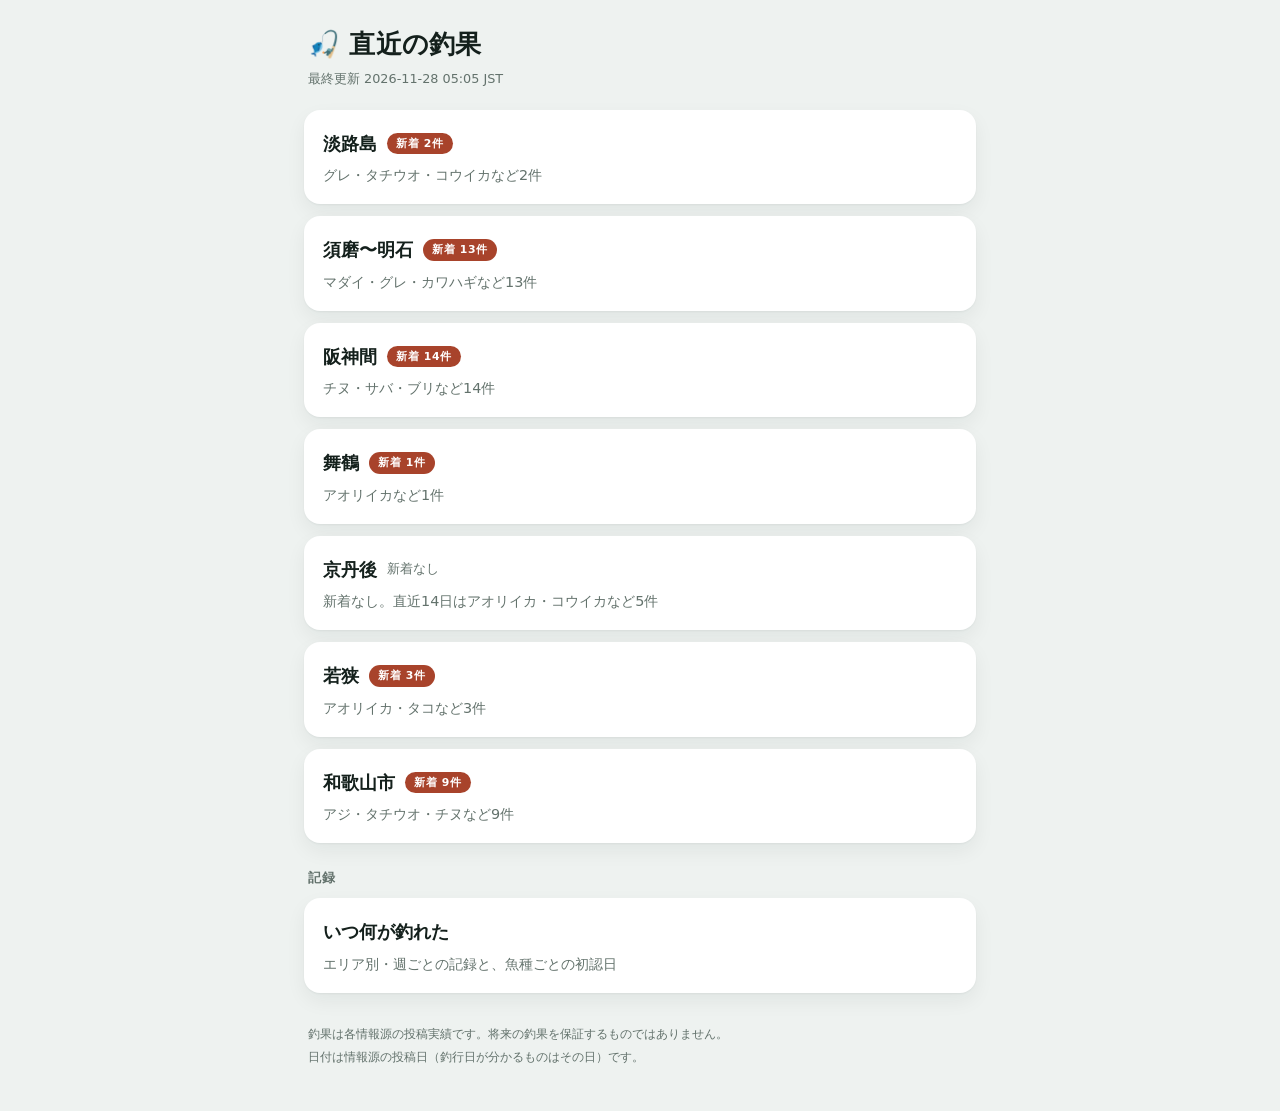
<file: index.html>
<!doctype html><html lang="ja"><head><meta charset="utf-8"><meta name="viewport" content="width=device-width,initial-scale=1"><meta name="color-scheme" content="light dark"><title>直近の釣果</title><link rel="stylesheet" href="assets/style.css"></head><body><main><header class="top"><h1>🎣 直近の釣果</h1><p class="stamp">最終更新 2026-11-28 05:05 JST</p></header><div class="areas"><a class="area" href="areas/awaji.html"><span class="line"><span class="name">淡路島</span><span class="new">新着 2件</span></span><span class="lead">グレ・タチウオ・コウイカなど2件</span></a><a class="area" href="areas/suma_akashi.html"><span class="line"><span class="name">須磨〜明石</span><span class="new">新着 13件</span></span><span class="lead">マダイ・グレ・カワハギなど13件</span></a><a class="area" href="areas/hanshinkan.html"><span class="line"><span class="name">阪神間</span><span class="new">新着 14件</span></span><span class="lead">チヌ・サバ・ブリなど14件</span></a><a class="area" href="areas/maizuru.html"><span class="line"><span class="name">舞鶴</span><span class="new">新着 1件</span></span><span class="lead">アオリイカなど1件</span></a><a class="area" href="areas/kyotango.html"><span class="line"><span class="name">京丹後</span><span class="quiet">新着なし</span></span><span class="lead">新着なし。直近14日はアオリイカ・コウイカなど5件</span></a><a class="area" href="areas/wakasa.html"><span class="line"><span class="name">若狭</span><span class="new">新着 3件</span></span><span class="lead">アオリイカ・タコなど3件</span></a><a class="area" href="areas/wakayama.html"><span class="line"><span class="name">和歌山市</span><span class="new">新着 9件</span></span><span class="lead">アジ・タチウオ・チヌなど9件</span></a></div><h2 class="day">記録</h2><div class="areas"><a class="area" href="stats.html"><span class="line"><span class="name">いつ何が釣れた</span></span><span class="lead">エリア別・週ごとの記録と、魚種ごとの初認日</span></a></div><footer><p>釣果は各情報源の投稿実績です。将来の釣果を保証するものではありません。</p><p>日付は情報源の投稿日（釣行日が分かるものはその日）です。</p></footer></main></body></html>
</file>
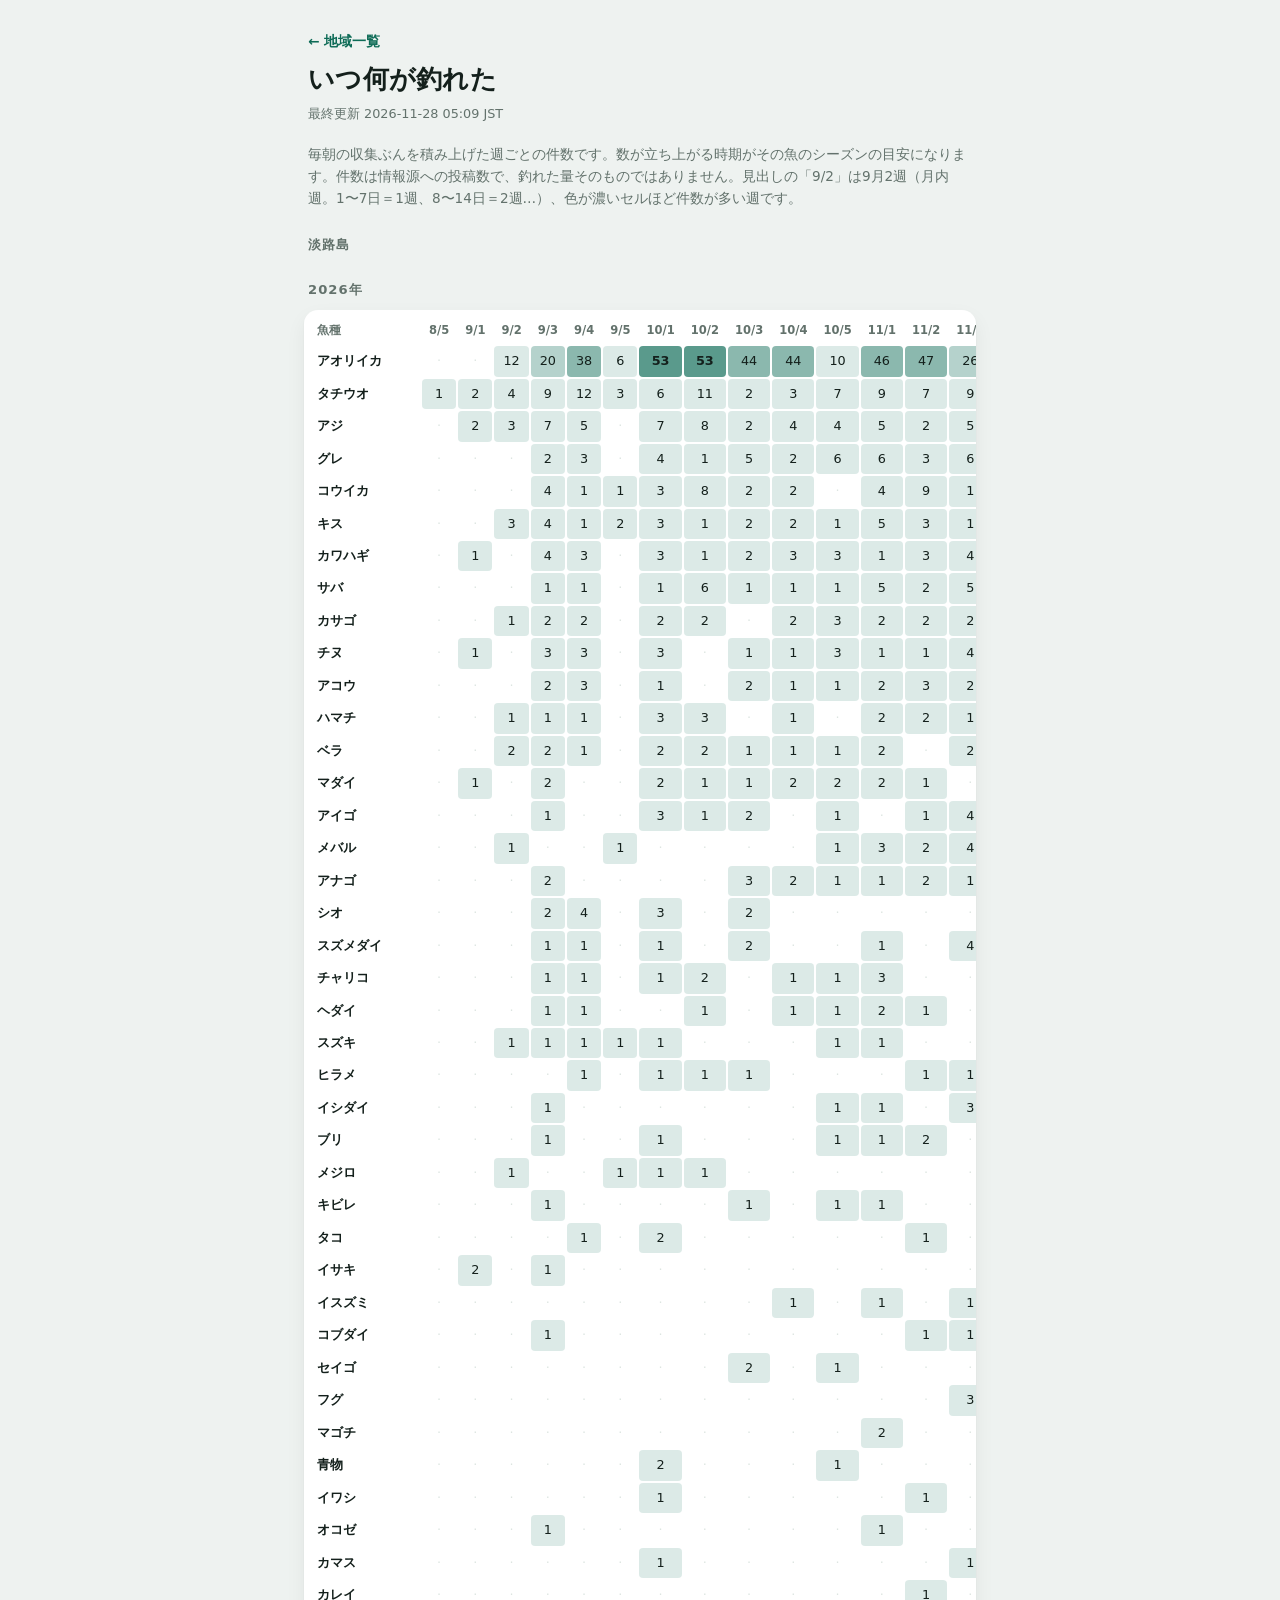
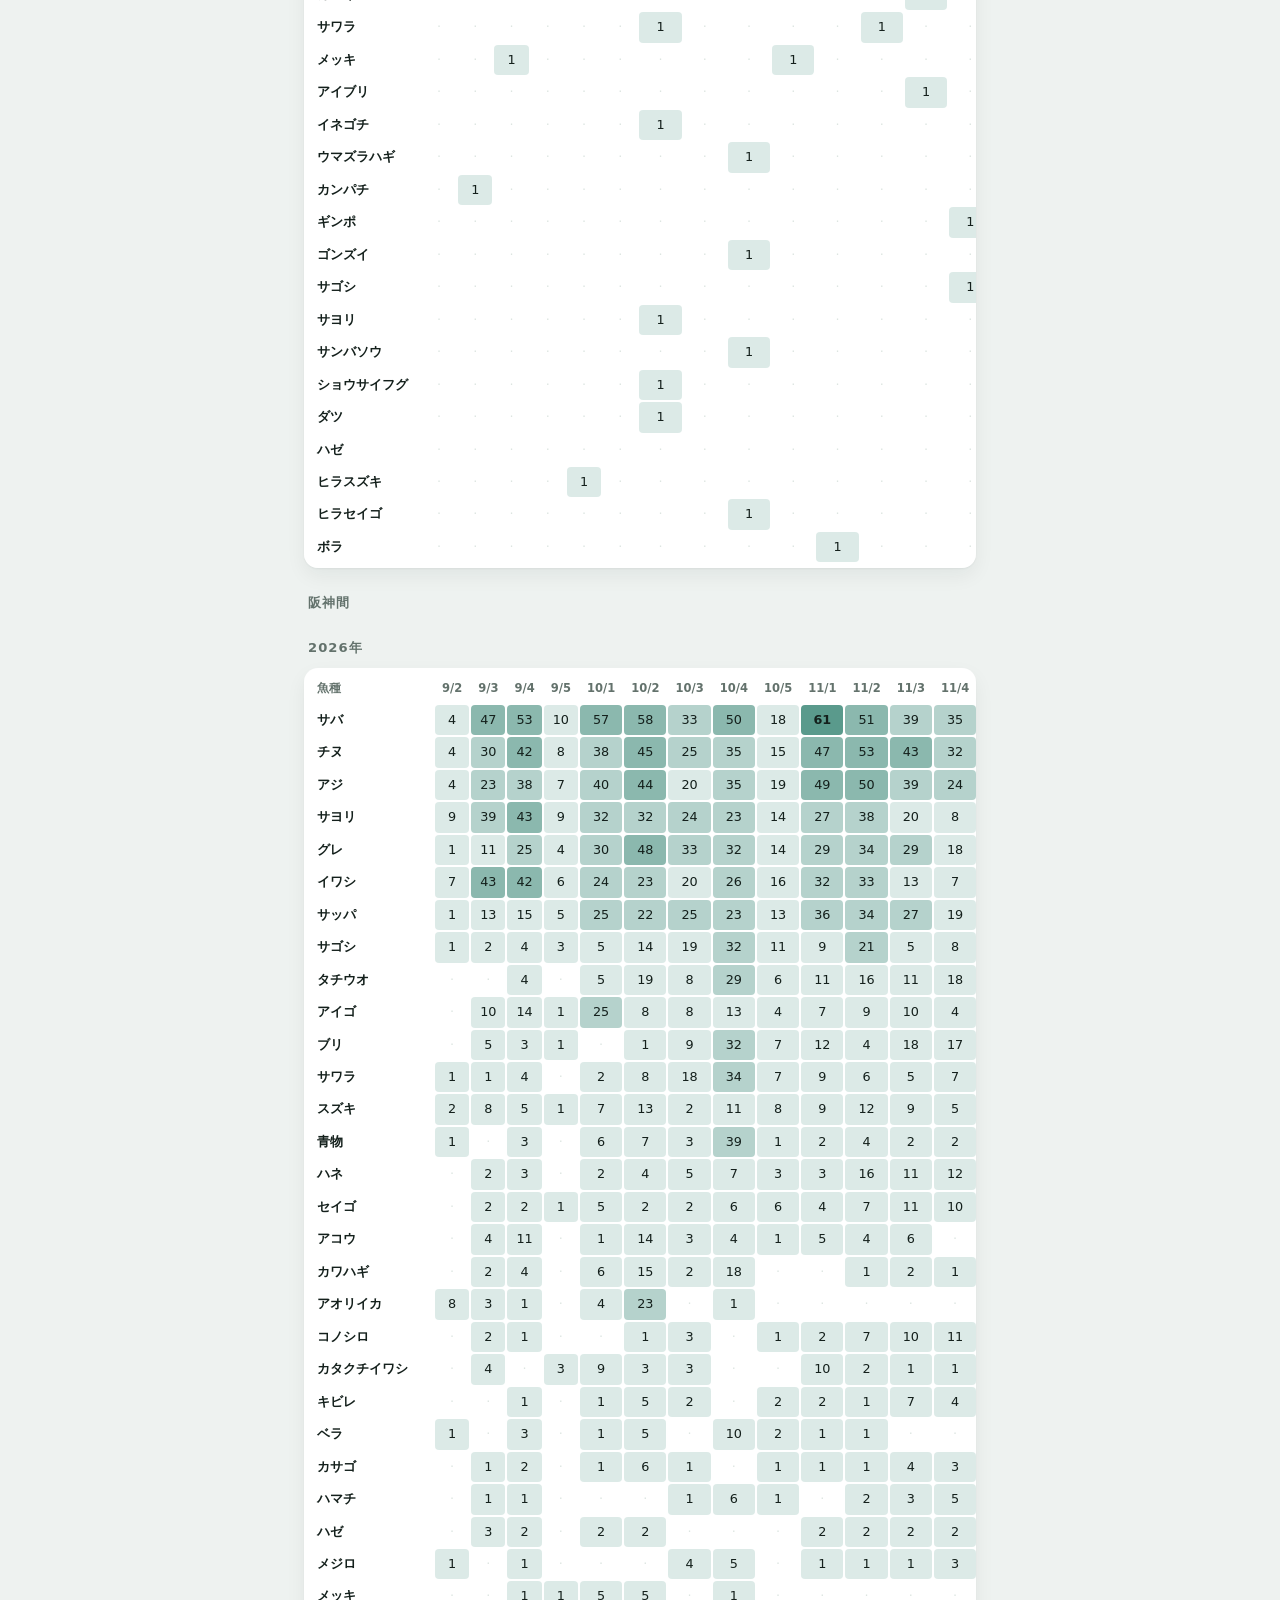
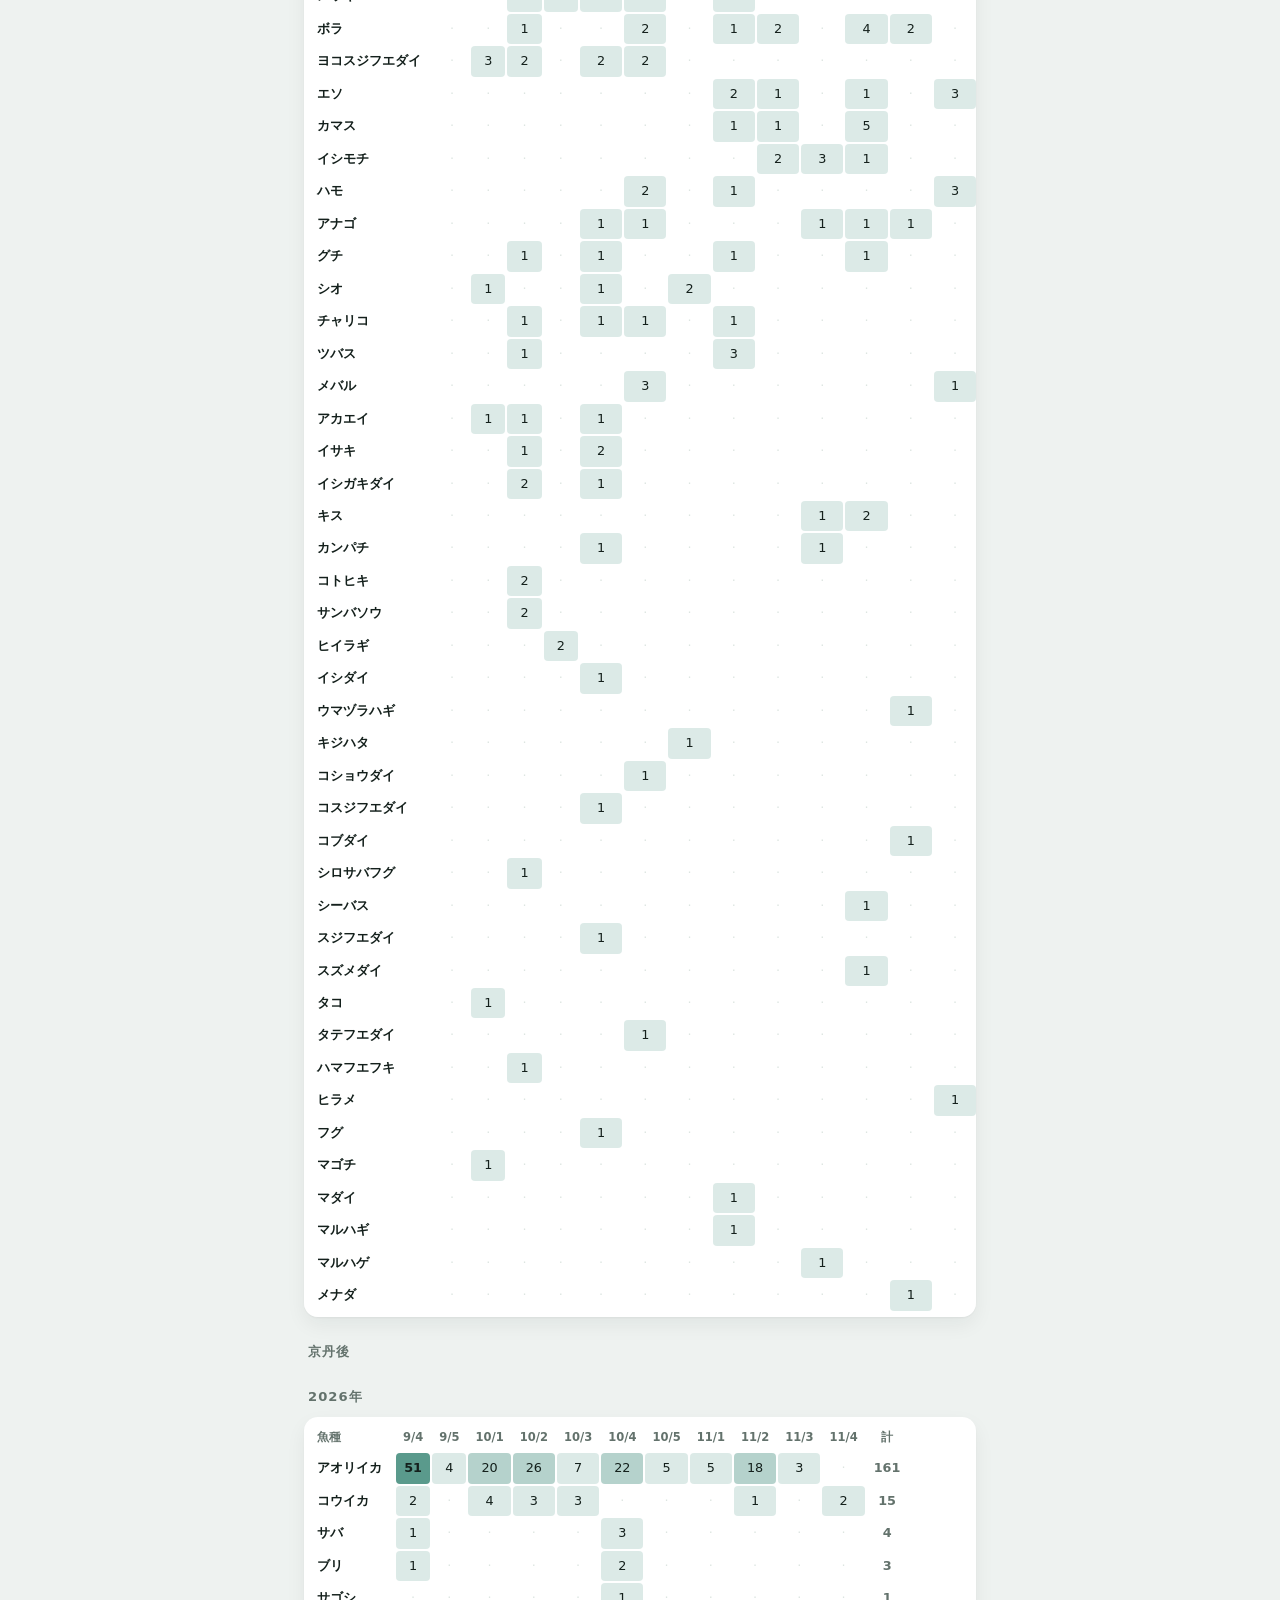
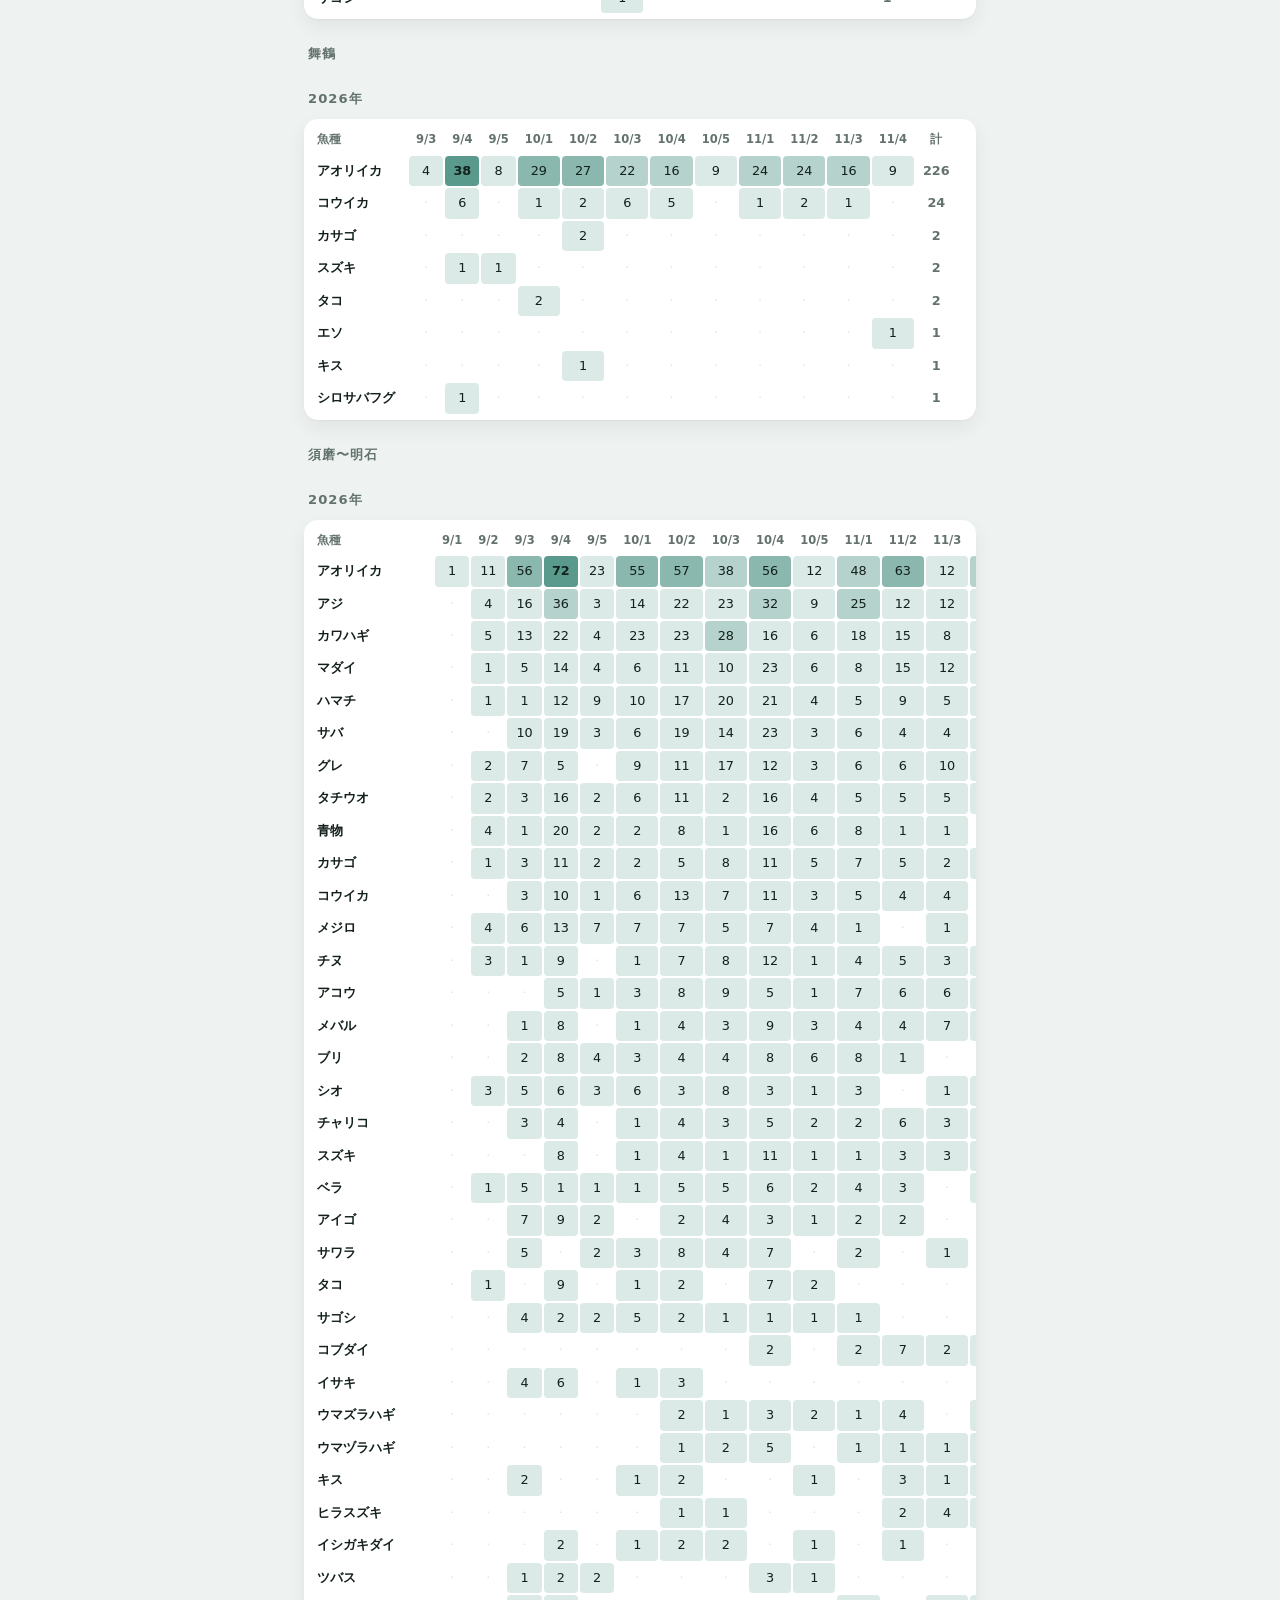
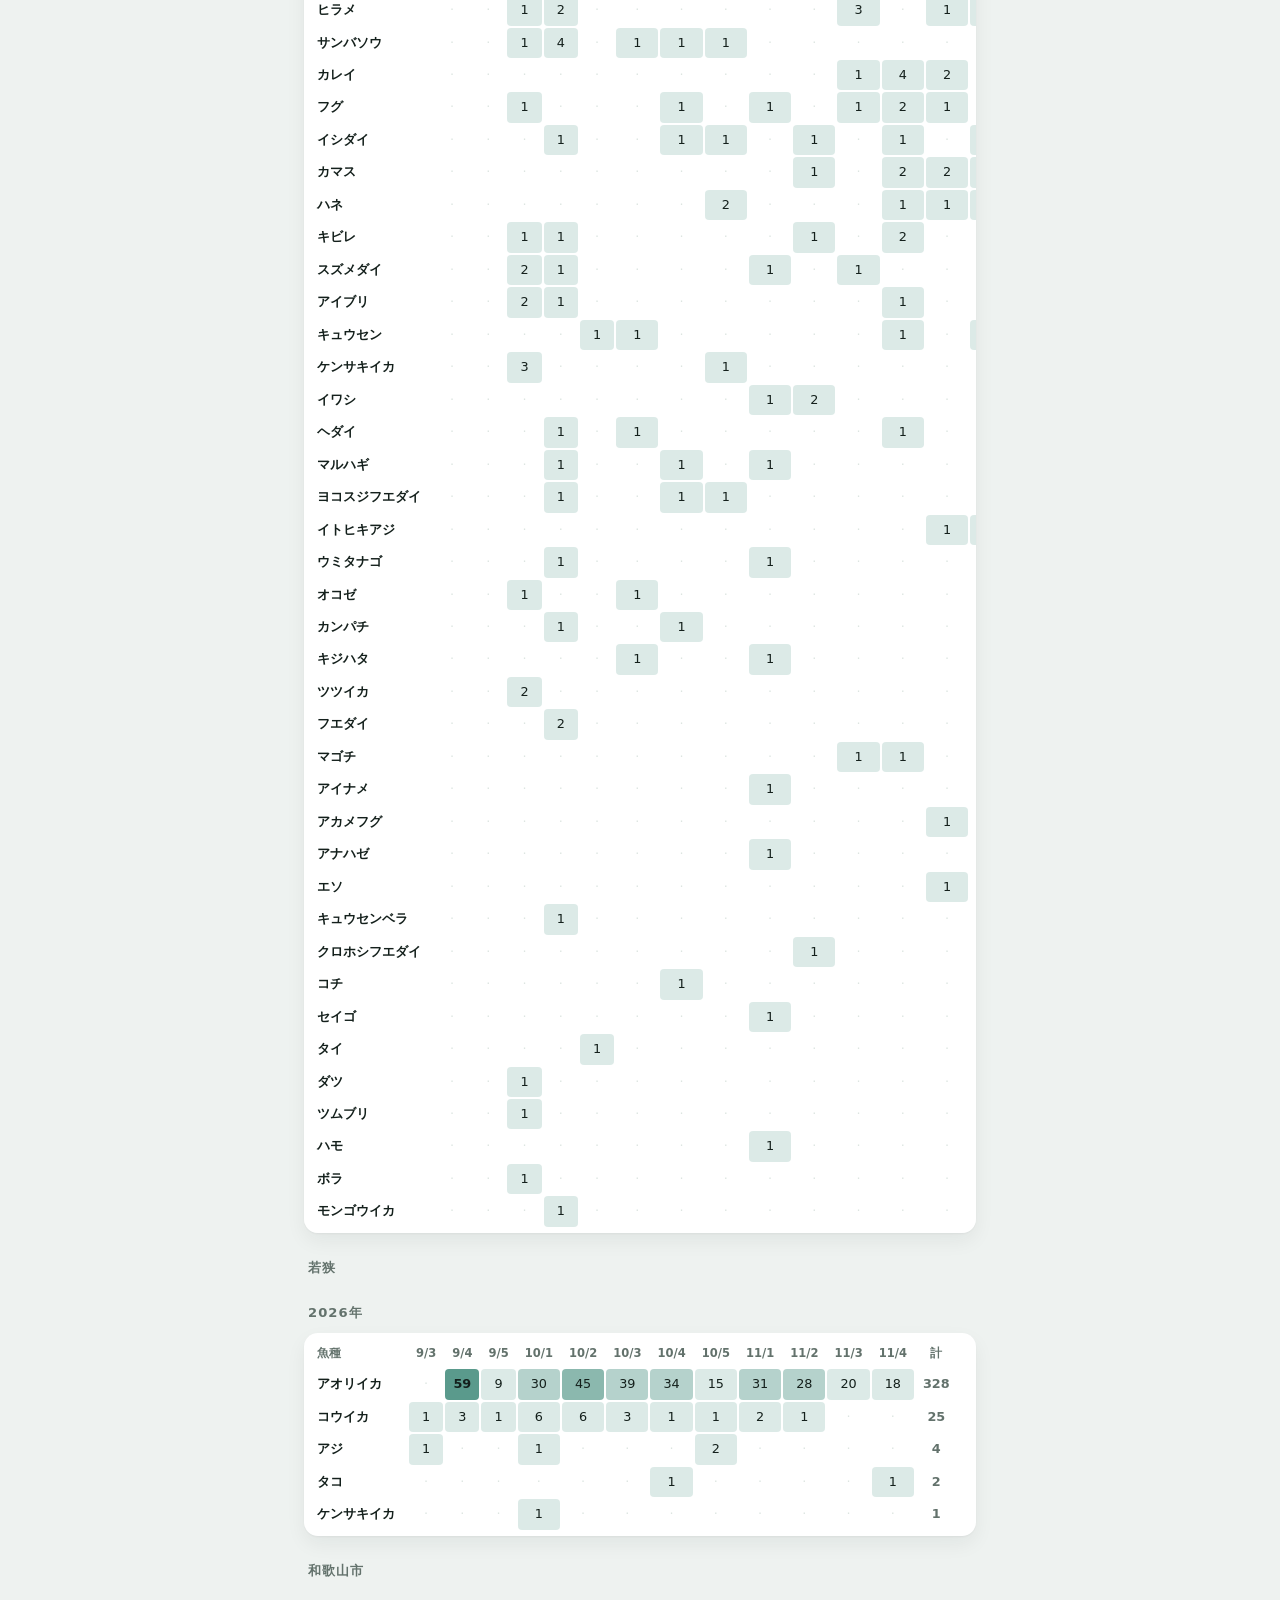
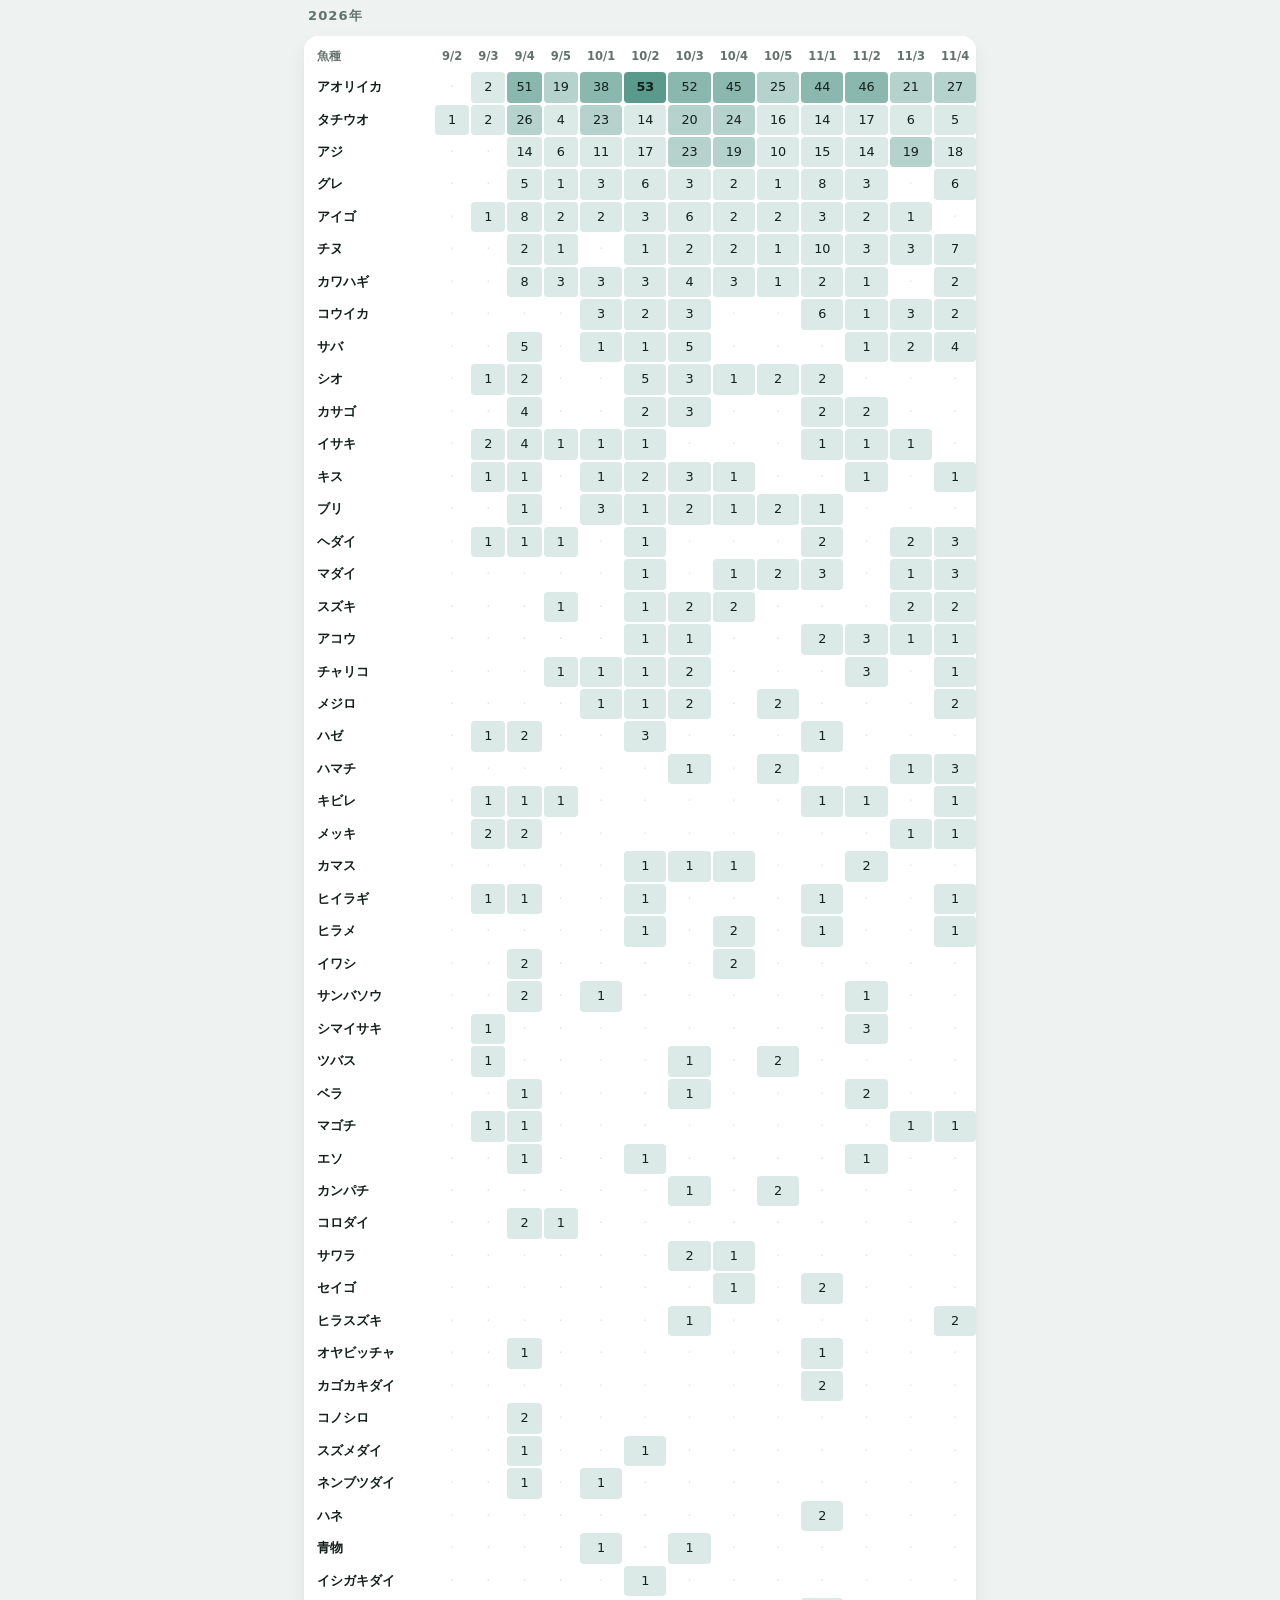
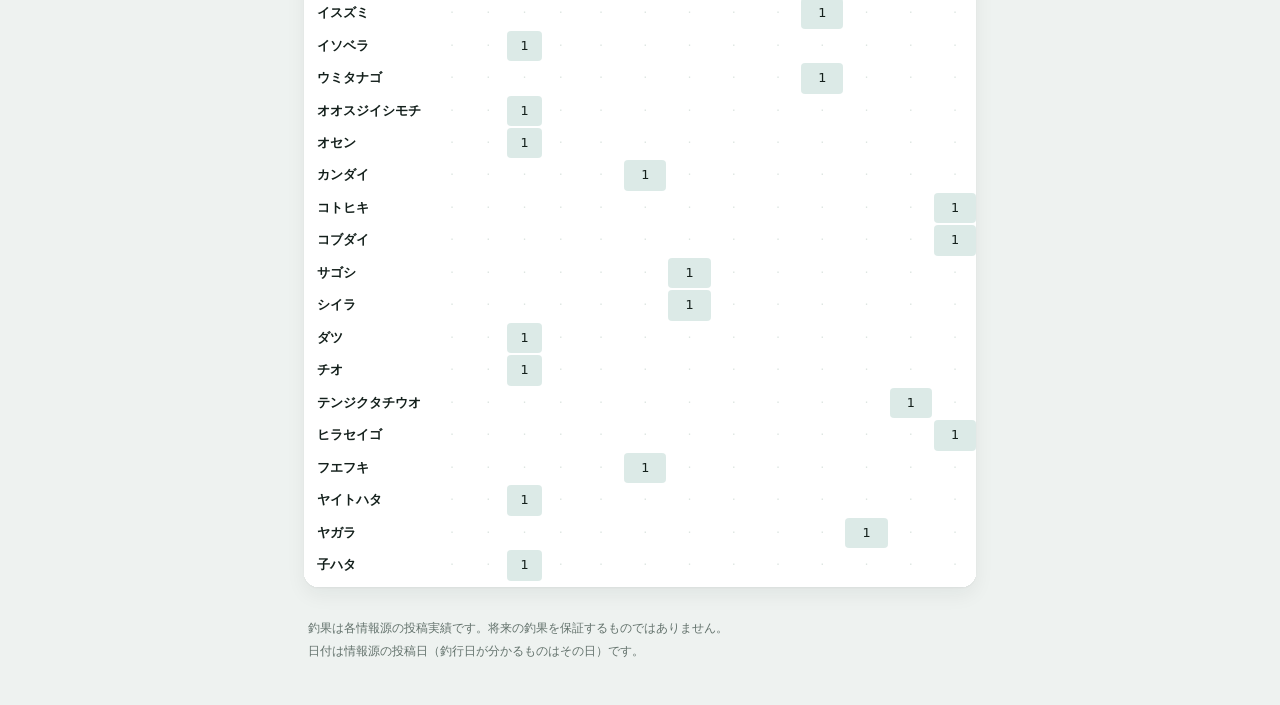
<file: stats.html>
<!doctype html><html lang="ja"><head><meta charset="utf-8"><meta name="viewport" content="width=device-width,initial-scale=1"><meta name="color-scheme" content="light dark"><title>いつ何が釣れた</title><link rel="stylesheet" href="assets/style.css"></head><body><main><header class="top"><a class="back" href="index.html">← 地域一覧</a><h1>いつ何が釣れた</h1><p class="stamp">最終更新 2026-11-28 05:09 JST</p></header><p class="lead2">毎朝の収集ぶんを積み上げた週ごとの件数です。数が立ち上がる時期がその魚のシーズンの目安になります。件数は情報源への投稿数で、釣れた量そのものではありません。見出しの「9/2」は9月2週（月内週。1〜7日＝1週、8〜14日＝2週…）、色が濃いセルほど件数が多い週です。</p><h2 class="day">淡路島</h2><h3 class="day">2026年</h3><div class="grid-wrap"><table class="grid"><thead><tr><th scope="col">魚種</th><th scope="col">8/5</th><th scope="col">9/1</th><th scope="col">9/2</th><th scope="col">9/3</th><th scope="col">9/4</th><th scope="col">9/5</th><th scope="col">10/1</th><th scope="col">10/2</th><th scope="col">10/3</th><th scope="col">10/4</th><th scope="col">10/5</th><th scope="col">11/1</th><th scope="col">11/2</th><th scope="col">11/3</th><th scope="col">11/4</th><th scope="col" class="sum">計</th></tr></thead><tbody><tr><th scope="row">アオリイカ</th><td class="h0">·</td><td class="h0">·</td><td class="h1" title="2026年9月2週 アオリイカ 12件">12</td><td class="h2" title="2026年9月3週 アオリイカ 20件">20</td><td class="h3" title="2026年9月4週 アオリイカ 38件">38</td><td class="h1" title="2026年9月5週 アオリイカ 6件">6</td><td class="h4" title="2026年10月1週 アオリイカ 53件">53</td><td class="h4" title="2026年10月2週 アオリイカ 53件">53</td><td class="h3" title="2026年10月3週 アオリイカ 44件">44</td><td class="h3" title="2026年10月4週 アオリイカ 44件">44</td><td class="h1" title="2026年10月5週 アオリイカ 10件">10</td><td class="h3" title="2026年11月1週 アオリイカ 46件">46</td><td class="h3" title="2026年11月2週 アオリイカ 47件">47</td><td class="h2" title="2026年11月3週 アオリイカ 26件">26</td><td class="h3" title="2026年11月4週 アオリイカ 42件">42</td><td class="sum">441</td></tr><tr><th scope="row">タチウオ</th><td class="h1" title="2026年8月5週 タチウオ 1件">1</td><td class="h1" title="2026年9月1週 タチウオ 2件">2</td><td class="h1" title="2026年9月2週 タチウオ 4件">4</td><td class="h1" title="2026年9月3週 タチウオ 9件">9</td><td class="h1" title="2026年9月4週 タチウオ 12件">12</td><td class="h1" title="2026年9月5週 タチウオ 3件">3</td><td class="h1" title="2026年10月1週 タチウオ 6件">6</td><td class="h1" title="2026年10月2週 タチウオ 11件">11</td><td class="h1" title="2026年10月3週 タチウオ 2件">2</td><td class="h1" title="2026年10月4週 タチウオ 3件">3</td><td class="h1" title="2026年10月5週 タチウオ 7件">7</td><td class="h1" title="2026年11月1週 タチウオ 9件">9</td><td class="h1" title="2026年11月2週 タチウオ 7件">7</td><td class="h1" title="2026年11月3週 タチウオ 9件">9</td><td class="h1" title="2026年11月4週 タチウオ 6件">6</td><td class="sum">91</td></tr><tr><th scope="row">アジ</th><td class="h0">·</td><td class="h1" title="2026年9月1週 アジ 2件">2</td><td class="h1" title="2026年9月2週 アジ 3件">3</td><td class="h1" title="2026年9月3週 アジ 7件">7</td><td class="h1" title="2026年9月4週 アジ 5件">5</td><td class="h0">·</td><td class="h1" title="2026年10月1週 アジ 7件">7</td><td class="h1" title="2026年10月2週 アジ 8件">8</td><td class="h1" title="2026年10月3週 アジ 2件">2</td><td class="h1" title="2026年10月4週 アジ 4件">4</td><td class="h1" title="2026年10月5週 アジ 4件">4</td><td class="h1" title="2026年11月1週 アジ 5件">5</td><td class="h1" title="2026年11月2週 アジ 2件">2</td><td class="h1" title="2026年11月3週 アジ 5件">5</td><td class="h1" title="2026年11月4週 アジ 2件">2</td><td class="sum">56</td></tr><tr><th scope="row">グレ</th><td class="h0">·</td><td class="h0">·</td><td class="h0">·</td><td class="h1" title="2026年9月3週 グレ 2件">2</td><td class="h1" title="2026年9月4週 グレ 3件">3</td><td class="h0">·</td><td class="h1" title="2026年10月1週 グレ 4件">4</td><td class="h1" title="2026年10月2週 グレ 1件">1</td><td class="h1" title="2026年10月3週 グレ 5件">5</td><td class="h1" title="2026年10月4週 グレ 2件">2</td><td class="h1" title="2026年10月5週 グレ 6件">6</td><td class="h1" title="2026年11月1週 グレ 6件">6</td><td class="h1" title="2026年11月2週 グレ 3件">3</td><td class="h1" title="2026年11月3週 グレ 6件">6</td><td class="h1" title="2026年11月4週 グレ 5件">5</td><td class="sum">43</td></tr><tr><th scope="row">コウイカ</th><td class="h0">·</td><td class="h0">·</td><td class="h0">·</td><td class="h1" title="2026年9月3週 コウイカ 4件">4</td><td class="h1" title="2026年9月4週 コウイカ 1件">1</td><td class="h1" title="2026年9月5週 コウイカ 1件">1</td><td class="h1" title="2026年10月1週 コウイカ 3件">3</td><td class="h1" title="2026年10月2週 コウイカ 8件">8</td><td class="h1" title="2026年10月3週 コウイカ 2件">2</td><td class="h1" title="2026年10月4週 コウイカ 2件">2</td><td class="h0">·</td><td class="h1" title="2026年11月1週 コウイカ 4件">4</td><td class="h1" title="2026年11月2週 コウイカ 9件">9</td><td class="h1" title="2026年11月3週 コウイカ 1件">1</td><td class="h1" title="2026年11月4週 コウイカ 3件">3</td><td class="sum">38</td></tr><tr><th scope="row">キス</th><td class="h0">·</td><td class="h0">·</td><td class="h1" title="2026年9月2週 キス 3件">3</td><td class="h1" title="2026年9月3週 キス 4件">4</td><td class="h1" title="2026年9月4週 キス 1件">1</td><td class="h1" title="2026年9月5週 キス 2件">2</td><td class="h1" title="2026年10月1週 キス 3件">3</td><td class="h1" title="2026年10月2週 キス 1件">1</td><td class="h1" title="2026年10月3週 キス 2件">2</td><td class="h1" title="2026年10月4週 キス 2件">2</td><td class="h1" title="2026年10月5週 キス 1件">1</td><td class="h1" title="2026年11月1週 キス 5件">5</td><td class="h1" title="2026年11月2週 キス 3件">3</td><td class="h1" title="2026年11月3週 キス 1件">1</td><td class="h1" title="2026年11月4週 キス 2件">2</td><td class="sum">30</td></tr><tr><th scope="row">カワハギ</th><td class="h0">·</td><td class="h1" title="2026年9月1週 カワハギ 1件">1</td><td class="h0">·</td><td class="h1" title="2026年9月3週 カワハギ 4件">4</td><td class="h1" title="2026年9月4週 カワハギ 3件">3</td><td class="h0">·</td><td class="h1" title="2026年10月1週 カワハギ 3件">3</td><td class="h1" title="2026年10月2週 カワハギ 1件">1</td><td class="h1" title="2026年10月3週 カワハギ 2件">2</td><td class="h1" title="2026年10月4週 カワハギ 3件">3</td><td class="h1" title="2026年10月5週 カワハギ 3件">3</td><td class="h1" title="2026年11月1週 カワハギ 1件">1</td><td class="h1" title="2026年11月2週 カワハギ 3件">3</td><td class="h1" title="2026年11月3週 カワハギ 4件">4</td><td class="h1" title="2026年11月4週 カワハギ 1件">1</td><td class="sum">29</td></tr><tr><th scope="row">サバ</th><td class="h0">·</td><td class="h0">·</td><td class="h0">·</td><td class="h1" title="2026年9月3週 サバ 1件">1</td><td class="h1" title="2026年9月4週 サバ 1件">1</td><td class="h0">·</td><td class="h1" title="2026年10月1週 サバ 1件">1</td><td class="h1" title="2026年10月2週 サバ 6件">6</td><td class="h1" title="2026年10月3週 サバ 1件">1</td><td class="h1" title="2026年10月4週 サバ 1件">1</td><td class="h1" title="2026年10月5週 サバ 1件">1</td><td class="h1" title="2026年11月1週 サバ 5件">5</td><td class="h1" title="2026年11月2週 サバ 2件">2</td><td class="h1" title="2026年11月3週 サバ 5件">5</td><td class="h1" title="2026年11月4週 サバ 2件">2</td><td class="sum">26</td></tr><tr><th scope="row">カサゴ</th><td class="h0">·</td><td class="h0">·</td><td class="h1" title="2026年9月2週 カサゴ 1件">1</td><td class="h1" title="2026年9月3週 カサゴ 2件">2</td><td class="h1" title="2026年9月4週 カサゴ 2件">2</td><td class="h0">·</td><td class="h1" title="2026年10月1週 カサゴ 2件">2</td><td class="h1" title="2026年10月2週 カサゴ 2件">2</td><td class="h0">·</td><td class="h1" title="2026年10月4週 カサゴ 2件">2</td><td class="h1" title="2026年10月5週 カサゴ 3件">3</td><td class="h1" title="2026年11月1週 カサゴ 2件">2</td><td class="h1" title="2026年11月2週 カサゴ 2件">2</td><td class="h1" title="2026年11月3週 カサゴ 2件">2</td><td class="h1" title="2026年11月4週 カサゴ 1件">1</td><td class="sum">21</td></tr><tr><th scope="row">チヌ</th><td class="h0">·</td><td class="h1" title="2026年9月1週 チヌ 1件">1</td><td class="h0">·</td><td class="h1" title="2026年9月3週 チヌ 3件">3</td><td class="h1" title="2026年9月4週 チヌ 3件">3</td><td class="h0">·</td><td class="h1" title="2026年10月1週 チヌ 3件">3</td><td class="h0">·</td><td class="h1" title="2026年10月3週 チヌ 1件">1</td><td class="h1" title="2026年10月4週 チヌ 1件">1</td><td class="h1" title="2026年10月5週 チヌ 3件">3</td><td class="h1" title="2026年11月1週 チヌ 1件">1</td><td class="h1" title="2026年11月2週 チヌ 1件">1</td><td class="h1" title="2026年11月3週 チヌ 4件">4</td><td class="h0">·</td><td class="sum">21</td></tr><tr><th scope="row">アコウ</th><td class="h0">·</td><td class="h0">·</td><td class="h0">·</td><td class="h1" title="2026年9月3週 アコウ 2件">2</td><td class="h1" title="2026年9月4週 アコウ 3件">3</td><td class="h0">·</td><td class="h1" title="2026年10月1週 アコウ 1件">1</td><td class="h0">·</td><td class="h1" title="2026年10月3週 アコウ 2件">2</td><td class="h1" title="2026年10月4週 アコウ 1件">1</td><td class="h1" title="2026年10月5週 アコウ 1件">1</td><td class="h1" title="2026年11月1週 アコウ 2件">2</td><td class="h1" title="2026年11月2週 アコウ 3件">3</td><td class="h1" title="2026年11月3週 アコウ 2件">2</td><td class="h1" title="2026年11月4週 アコウ 1件">1</td><td class="sum">18</td></tr><tr><th scope="row">ハマチ</th><td class="h0">·</td><td class="h0">·</td><td class="h1" title="2026年9月2週 ハマチ 1件">1</td><td class="h1" title="2026年9月3週 ハマチ 1件">1</td><td class="h1" title="2026年9月4週 ハマチ 1件">1</td><td class="h0">·</td><td class="h1" title="2026年10月1週 ハマチ 3件">3</td><td class="h1" title="2026年10月2週 ハマチ 3件">3</td><td class="h0">·</td><td class="h1" title="2026年10月4週 ハマチ 1件">1</td><td class="h0">·</td><td class="h1" title="2026年11月1週 ハマチ 2件">2</td><td class="h1" title="2026年11月2週 ハマチ 2件">2</td><td class="h1" title="2026年11月3週 ハマチ 1件">1</td><td class="h1" title="2026年11月4週 ハマチ 1件">1</td><td class="sum">16</td></tr><tr><th scope="row">ベラ</th><td class="h0">·</td><td class="h0">·</td><td class="h1" title="2026年9月2週 ベラ 2件">2</td><td class="h1" title="2026年9月3週 ベラ 2件">2</td><td class="h1" title="2026年9月4週 ベラ 1件">1</td><td class="h0">·</td><td class="h1" title="2026年10月1週 ベラ 2件">2</td><td class="h1" title="2026年10月2週 ベラ 2件">2</td><td class="h1" title="2026年10月3週 ベラ 1件">1</td><td class="h1" title="2026年10月4週 ベラ 1件">1</td><td class="h1" title="2026年10月5週 ベラ 1件">1</td><td class="h1" title="2026年11月1週 ベラ 2件">2</td><td class="h0">·</td><td class="h1" title="2026年11月3週 ベラ 2件">2</td><td class="h0">·</td><td class="sum">16</td></tr><tr><th scope="row">マダイ</th><td class="h0">·</td><td class="h1" title="2026年9月1週 マダイ 1件">1</td><td class="h0">·</td><td class="h1" title="2026年9月3週 マダイ 2件">2</td><td class="h0">·</td><td class="h0">·</td><td class="h1" title="2026年10月1週 マダイ 2件">2</td><td class="h1" title="2026年10月2週 マダイ 1件">1</td><td class="h1" title="2026年10月3週 マダイ 1件">1</td><td class="h1" title="2026年10月4週 マダイ 2件">2</td><td class="h1" title="2026年10月5週 マダイ 2件">2</td><td class="h1" title="2026年11月1週 マダイ 2件">2</td><td class="h1" title="2026年11月2週 マダイ 1件">1</td><td class="h0">·</td><td class="h1" title="2026年11月4週 マダイ 2件">2</td><td class="sum">16</td></tr><tr><th scope="row">アイゴ</th><td class="h0">·</td><td class="h0">·</td><td class="h0">·</td><td class="h1" title="2026年9月3週 アイゴ 1件">1</td><td class="h0">·</td><td class="h0">·</td><td class="h1" title="2026年10月1週 アイゴ 3件">3</td><td class="h1" title="2026年10月2週 アイゴ 1件">1</td><td class="h1" title="2026年10月3週 アイゴ 2件">2</td><td class="h0">·</td><td class="h1" title="2026年10月5週 アイゴ 1件">1</td><td class="h0">·</td><td class="h1" title="2026年11月2週 アイゴ 1件">1</td><td class="h1" title="2026年11月3週 アイゴ 4件">4</td><td class="h0">·</td><td class="sum">13</td></tr><tr><th scope="row">メバル</th><td class="h0">·</td><td class="h0">·</td><td class="h1" title="2026年9月2週 メバル 1件">1</td><td class="h0">·</td><td class="h0">·</td><td class="h1" title="2026年9月5週 メバル 1件">1</td><td class="h0">·</td><td class="h0">·</td><td class="h0">·</td><td class="h0">·</td><td class="h1" title="2026年10月5週 メバル 1件">1</td><td class="h1" title="2026年11月1週 メバル 3件">3</td><td class="h1" title="2026年11月2週 メバル 2件">2</td><td class="h1" title="2026年11月3週 メバル 4件">4</td><td class="h1" title="2026年11月4週 メバル 1件">1</td><td class="sum">13</td></tr><tr><th scope="row">アナゴ</th><td class="h0">·</td><td class="h0">·</td><td class="h0">·</td><td class="h1" title="2026年9月3週 アナゴ 2件">2</td><td class="h0">·</td><td class="h0">·</td><td class="h0">·</td><td class="h0">·</td><td class="h1" title="2026年10月3週 アナゴ 3件">3</td><td class="h1" title="2026年10月4週 アナゴ 2件">2</td><td class="h1" title="2026年10月5週 アナゴ 1件">1</td><td class="h1" title="2026年11月1週 アナゴ 1件">1</td><td class="h1" title="2026年11月2週 アナゴ 2件">2</td><td class="h1" title="2026年11月3週 アナゴ 1件">1</td><td class="h0">·</td><td class="sum">12</td></tr><tr><th scope="row">シオ</th><td class="h0">·</td><td class="h0">·</td><td class="h0">·</td><td class="h1" title="2026年9月3週 シオ 2件">2</td><td class="h1" title="2026年9月4週 シオ 4件">4</td><td class="h0">·</td><td class="h1" title="2026年10月1週 シオ 3件">3</td><td class="h0">·</td><td class="h1" title="2026年10月3週 シオ 2件">2</td><td class="h0">·</td><td class="h0">·</td><td class="h0">·</td><td class="h0">·</td><td class="h0">·</td><td class="h1" title="2026年11月4週 シオ 1件">1</td><td class="sum">12</td></tr><tr><th scope="row">スズメダイ</th><td class="h0">·</td><td class="h0">·</td><td class="h0">·</td><td class="h1" title="2026年9月3週 スズメダイ 1件">1</td><td class="h1" title="2026年9月4週 スズメダイ 1件">1</td><td class="h0">·</td><td class="h1" title="2026年10月1週 スズメダイ 1件">1</td><td class="h0">·</td><td class="h1" title="2026年10月3週 スズメダイ 2件">2</td><td class="h0">·</td><td class="h0">·</td><td class="h1" title="2026年11月1週 スズメダイ 1件">1</td><td class="h0">·</td><td class="h1" title="2026年11月3週 スズメダイ 4件">4</td><td class="h0">·</td><td class="sum">10</td></tr><tr><th scope="row">チャリコ</th><td class="h0">·</td><td class="h0">·</td><td class="h0">·</td><td class="h1" title="2026年9月3週 チャリコ 1件">1</td><td class="h1" title="2026年9月4週 チャリコ 1件">1</td><td class="h0">·</td><td class="h1" title="2026年10月1週 チャリコ 1件">1</td><td class="h1" title="2026年10月2週 チャリコ 2件">2</td><td class="h0">·</td><td class="h1" title="2026年10月4週 チャリコ 1件">1</td><td class="h1" title="2026年10月5週 チャリコ 1件">1</td><td class="h1" title="2026年11月1週 チャリコ 3件">3</td><td class="h0">·</td><td class="h0">·</td><td class="h0">·</td><td class="sum">10</td></tr><tr><th scope="row">ヘダイ</th><td class="h0">·</td><td class="h0">·</td><td class="h0">·</td><td class="h1" title="2026年9月3週 ヘダイ 1件">1</td><td class="h1" title="2026年9月4週 ヘダイ 1件">1</td><td class="h0">·</td><td class="h0">·</td><td class="h1" title="2026年10月2週 ヘダイ 1件">1</td><td class="h0">·</td><td class="h1" title="2026年10月4週 ヘダイ 1件">1</td><td class="h1" title="2026年10月5週 ヘダイ 1件">1</td><td class="h1" title="2026年11月1週 ヘダイ 2件">2</td><td class="h1" title="2026年11月2週 ヘダイ 1件">1</td><td class="h0">·</td><td class="h1" title="2026年11月4週 ヘダイ 1件">1</td><td class="sum">9</td></tr><tr><th scope="row">スズキ</th><td class="h0">·</td><td class="h0">·</td><td class="h1" title="2026年9月2週 スズキ 1件">1</td><td class="h1" title="2026年9月3週 スズキ 1件">1</td><td class="h1" title="2026年9月4週 スズキ 1件">1</td><td class="h1" title="2026年9月5週 スズキ 1件">1</td><td class="h1" title="2026年10月1週 スズキ 1件">1</td><td class="h0">·</td><td class="h0">·</td><td class="h0">·</td><td class="h1" title="2026年10月5週 スズキ 1件">1</td><td class="h1" title="2026年11月1週 スズキ 1件">1</td><td class="h0">·</td><td class="h0">·</td><td class="h0">·</td><td class="sum">7</td></tr><tr><th scope="row">ヒラメ</th><td class="h0">·</td><td class="h0">·</td><td class="h0">·</td><td class="h0">·</td><td class="h1" title="2026年9月4週 ヒラメ 1件">1</td><td class="h0">·</td><td class="h1" title="2026年10月1週 ヒラメ 1件">1</td><td class="h1" title="2026年10月2週 ヒラメ 1件">1</td><td class="h1" title="2026年10月3週 ヒラメ 1件">1</td><td class="h0">·</td><td class="h0">·</td><td class="h0">·</td><td class="h1" title="2026年11月2週 ヒラメ 1件">1</td><td class="h1" title="2026年11月3週 ヒラメ 1件">1</td><td class="h1" title="2026年11月4週 ヒラメ 1件">1</td><td class="sum">7</td></tr><tr><th scope="row">イシダイ</th><td class="h0">·</td><td class="h0">·</td><td class="h0">·</td><td class="h1" title="2026年9月3週 イシダイ 1件">1</td><td class="h0">·</td><td class="h0">·</td><td class="h0">·</td><td class="h0">·</td><td class="h0">·</td><td class="h0">·</td><td class="h1" title="2026年10月5週 イシダイ 1件">1</td><td class="h1" title="2026年11月1週 イシダイ 1件">1</td><td class="h0">·</td><td class="h1" title="2026年11月3週 イシダイ 3件">3</td><td class="h0">·</td><td class="sum">6</td></tr><tr><th scope="row">ブリ</th><td class="h0">·</td><td class="h0">·</td><td class="h0">·</td><td class="h1" title="2026年9月3週 ブリ 1件">1</td><td class="h0">·</td><td class="h0">·</td><td class="h1" title="2026年10月1週 ブリ 1件">1</td><td class="h0">·</td><td class="h0">·</td><td class="h0">·</td><td class="h1" title="2026年10月5週 ブリ 1件">1</td><td class="h1" title="2026年11月1週 ブリ 1件">1</td><td class="h1" title="2026年11月2週 ブリ 2件">2</td><td class="h0">·</td><td class="h0">·</td><td class="sum">6</td></tr><tr><th scope="row">メジロ</th><td class="h0">·</td><td class="h0">·</td><td class="h1" title="2026年9月2週 メジロ 1件">1</td><td class="h0">·</td><td class="h0">·</td><td class="h1" title="2026年9月5週 メジロ 1件">1</td><td class="h1" title="2026年10月1週 メジロ 1件">1</td><td class="h1" title="2026年10月2週 メジロ 1件">1</td><td class="h0">·</td><td class="h0">·</td><td class="h0">·</td><td class="h0">·</td><td class="h0">·</td><td class="h0">·</td><td class="h1" title="2026年11月4週 メジロ 1件">1</td><td class="sum">5</td></tr><tr><th scope="row">キビレ</th><td class="h0">·</td><td class="h0">·</td><td class="h0">·</td><td class="h1" title="2026年9月3週 キビレ 1件">1</td><td class="h0">·</td><td class="h0">·</td><td class="h0">·</td><td class="h0">·</td><td class="h1" title="2026年10月3週 キビレ 1件">1</td><td class="h0">·</td><td class="h1" title="2026年10月5週 キビレ 1件">1</td><td class="h1" title="2026年11月1週 キビレ 1件">1</td><td class="h0">·</td><td class="h0">·</td><td class="h0">·</td><td class="sum">4</td></tr><tr><th scope="row">タコ</th><td class="h0">·</td><td class="h0">·</td><td class="h0">·</td><td class="h0">·</td><td class="h1" title="2026年9月4週 タコ 1件">1</td><td class="h0">·</td><td class="h1" title="2026年10月1週 タコ 2件">2</td><td class="h0">·</td><td class="h0">·</td><td class="h0">·</td><td class="h0">·</td><td class="h0">·</td><td class="h1" title="2026年11月2週 タコ 1件">1</td><td class="h0">·</td><td class="h0">·</td><td class="sum">4</td></tr><tr><th scope="row">イサキ</th><td class="h0">·</td><td class="h1" title="2026年9月1週 イサキ 2件">2</td><td class="h0">·</td><td class="h1" title="2026年9月3週 イサキ 1件">1</td><td class="h0">·</td><td class="h0">·</td><td class="h0">·</td><td class="h0">·</td><td class="h0">·</td><td class="h0">·</td><td class="h0">·</td><td class="h0">·</td><td class="h0">·</td><td class="h0">·</td><td class="h0">·</td><td class="sum">3</td></tr><tr><th scope="row">イスズミ</th><td class="h0">·</td><td class="h0">·</td><td class="h0">·</td><td class="h0">·</td><td class="h0">·</td><td class="h0">·</td><td class="h0">·</td><td class="h0">·</td><td class="h0">·</td><td class="h1" title="2026年10月4週 イスズミ 1件">1</td><td class="h0">·</td><td class="h1" title="2026年11月1週 イスズミ 1件">1</td><td class="h0">·</td><td class="h1" title="2026年11月3週 イスズミ 1件">1</td><td class="h0">·</td><td class="sum">3</td></tr><tr><th scope="row">コブダイ</th><td class="h0">·</td><td class="h0">·</td><td class="h0">·</td><td class="h1" title="2026年9月3週 コブダイ 1件">1</td><td class="h0">·</td><td class="h0">·</td><td class="h0">·</td><td class="h0">·</td><td class="h0">·</td><td class="h0">·</td><td class="h0">·</td><td class="h0">·</td><td class="h1" title="2026年11月2週 コブダイ 1件">1</td><td class="h1" title="2026年11月3週 コブダイ 1件">1</td><td class="h0">·</td><td class="sum">3</td></tr><tr><th scope="row">セイゴ</th><td class="h0">·</td><td class="h0">·</td><td class="h0">·</td><td class="h0">·</td><td class="h0">·</td><td class="h0">·</td><td class="h0">·</td><td class="h0">·</td><td class="h1" title="2026年10月3週 セイゴ 2件">2</td><td class="h0">·</td><td class="h1" title="2026年10月5週 セイゴ 1件">1</td><td class="h0">·</td><td class="h0">·</td><td class="h0">·</td><td class="h0">·</td><td class="sum">3</td></tr><tr><th scope="row">フグ</th><td class="h0">·</td><td class="h0">·</td><td class="h0">·</td><td class="h0">·</td><td class="h0">·</td><td class="h0">·</td><td class="h0">·</td><td class="h0">·</td><td class="h0">·</td><td class="h0">·</td><td class="h0">·</td><td class="h0">·</td><td class="h0">·</td><td class="h1" title="2026年11月3週 フグ 3件">3</td><td class="h0">·</td><td class="sum">3</td></tr><tr><th scope="row">マゴチ</th><td class="h0">·</td><td class="h0">·</td><td class="h0">·</td><td class="h0">·</td><td class="h0">·</td><td class="h0">·</td><td class="h0">·</td><td class="h0">·</td><td class="h0">·</td><td class="h0">·</td><td class="h0">·</td><td class="h1" title="2026年11月1週 マゴチ 2件">2</td><td class="h0">·</td><td class="h0">·</td><td class="h1" title="2026年11月4週 マゴチ 1件">1</td><td class="sum">3</td></tr><tr><th scope="row">青物</th><td class="h0">·</td><td class="h0">·</td><td class="h0">·</td><td class="h0">·</td><td class="h0">·</td><td class="h0">·</td><td class="h1" title="2026年10月1週 青物 2件">2</td><td class="h0">·</td><td class="h0">·</td><td class="h0">·</td><td class="h1" title="2026年10月5週 青物 1件">1</td><td class="h0">·</td><td class="h0">·</td><td class="h0">·</td><td class="h0">·</td><td class="sum">3</td></tr><tr><th scope="row">イワシ</th><td class="h0">·</td><td class="h0">·</td><td class="h0">·</td><td class="h0">·</td><td class="h0">·</td><td class="h0">·</td><td class="h1" title="2026年10月1週 イワシ 1件">1</td><td class="h0">·</td><td class="h0">·</td><td class="h0">·</td><td class="h0">·</td><td class="h0">·</td><td class="h1" title="2026年11月2週 イワシ 1件">1</td><td class="h0">·</td><td class="h0">·</td><td class="sum">2</td></tr><tr><th scope="row">オコゼ</th><td class="h0">·</td><td class="h0">·</td><td class="h0">·</td><td class="h1" title="2026年9月3週 オコゼ 1件">1</td><td class="h0">·</td><td class="h0">·</td><td class="h0">·</td><td class="h0">·</td><td class="h0">·</td><td class="h0">·</td><td class="h0">·</td><td class="h1" title="2026年11月1週 オコゼ 1件">1</td><td class="h0">·</td><td class="h0">·</td><td class="h0">·</td><td class="sum">2</td></tr><tr><th scope="row">カマス</th><td class="h0">·</td><td class="h0">·</td><td class="h0">·</td><td class="h0">·</td><td class="h0">·</td><td class="h0">·</td><td class="h1" title="2026年10月1週 カマス 1件">1</td><td class="h0">·</td><td class="h0">·</td><td class="h0">·</td><td class="h0">·</td><td class="h0">·</td><td class="h0">·</td><td class="h1" title="2026年11月3週 カマス 1件">1</td><td class="h0">·</td><td class="sum">2</td></tr><tr><th scope="row">カレイ</th><td class="h0">·</td><td class="h0">·</td><td class="h0">·</td><td class="h0">·</td><td class="h0">·</td><td class="h0">·</td><td class="h0">·</td><td class="h0">·</td><td class="h0">·</td><td class="h0">·</td><td class="h0">·</td><td class="h0">·</td><td class="h1" title="2026年11月2週 カレイ 1件">1</td><td class="h0">·</td><td class="h1" title="2026年11月4週 カレイ 1件">1</td><td class="sum">2</td></tr><tr><th scope="row">サワラ</th><td class="h0">·</td><td class="h0">·</td><td class="h0">·</td><td class="h0">·</td><td class="h0">·</td><td class="h0">·</td><td class="h1" title="2026年10月1週 サワラ 1件">1</td><td class="h0">·</td><td class="h0">·</td><td class="h0">·</td><td class="h0">·</td><td class="h1" title="2026年11月1週 サワラ 1件">1</td><td class="h0">·</td><td class="h0">·</td><td class="h0">·</td><td class="sum">2</td></tr><tr><th scope="row">メッキ</th><td class="h0">·</td><td class="h0">·</td><td class="h1" title="2026年9月2週 メッキ 1件">1</td><td class="h0">·</td><td class="h0">·</td><td class="h0">·</td><td class="h0">·</td><td class="h0">·</td><td class="h0">·</td><td class="h1" title="2026年10月4週 メッキ 1件">1</td><td class="h0">·</td><td class="h0">·</td><td class="h0">·</td><td class="h0">·</td><td class="h0">·</td><td class="sum">2</td></tr><tr><th scope="row">アイブリ</th><td class="h0">·</td><td class="h0">·</td><td class="h0">·</td><td class="h0">·</td><td class="h0">·</td><td class="h0">·</td><td class="h0">·</td><td class="h0">·</td><td class="h0">·</td><td class="h0">·</td><td class="h0">·</td><td class="h0">·</td><td class="h1" title="2026年11月2週 アイブリ 1件">1</td><td class="h0">·</td><td class="h0">·</td><td class="sum">1</td></tr><tr><th scope="row">イネゴチ</th><td class="h0">·</td><td class="h0">·</td><td class="h0">·</td><td class="h0">·</td><td class="h0">·</td><td class="h0">·</td><td class="h1" title="2026年10月1週 イネゴチ 1件">1</td><td class="h0">·</td><td class="h0">·</td><td class="h0">·</td><td class="h0">·</td><td class="h0">·</td><td class="h0">·</td><td class="h0">·</td><td class="h0">·</td><td class="sum">1</td></tr><tr><th scope="row">ウマズラハギ</th><td class="h0">·</td><td class="h0">·</td><td class="h0">·</td><td class="h0">·</td><td class="h0">·</td><td class="h0">·</td><td class="h0">·</td><td class="h0">·</td><td class="h1" title="2026年10月3週 ウマズラハギ 1件">1</td><td class="h0">·</td><td class="h0">·</td><td class="h0">·</td><td class="h0">·</td><td class="h0">·</td><td class="h0">·</td><td class="sum">1</td></tr><tr><th scope="row">カンパチ</th><td class="h0">·</td><td class="h1" title="2026年9月1週 カンパチ 1件">1</td><td class="h0">·</td><td class="h0">·</td><td class="h0">·</td><td class="h0">·</td><td class="h0">·</td><td class="h0">·</td><td class="h0">·</td><td class="h0">·</td><td class="h0">·</td><td class="h0">·</td><td class="h0">·</td><td class="h0">·</td><td class="h0">·</td><td class="sum">1</td></tr><tr><th scope="row">ギンポ</th><td class="h0">·</td><td class="h0">·</td><td class="h0">·</td><td class="h0">·</td><td class="h0">·</td><td class="h0">·</td><td class="h0">·</td><td class="h0">·</td><td class="h0">·</td><td class="h0">·</td><td class="h0">·</td><td class="h0">·</td><td class="h0">·</td><td class="h1" title="2026年11月3週 ギンポ 1件">1</td><td class="h0">·</td><td class="sum">1</td></tr><tr><th scope="row">ゴンズイ</th><td class="h0">·</td><td class="h0">·</td><td class="h0">·</td><td class="h0">·</td><td class="h0">·</td><td class="h0">·</td><td class="h0">·</td><td class="h0">·</td><td class="h1" title="2026年10月3週 ゴンズイ 1件">1</td><td class="h0">·</td><td class="h0">·</td><td class="h0">·</td><td class="h0">·</td><td class="h0">·</td><td class="h0">·</td><td class="sum">1</td></tr><tr><th scope="row">サゴシ</th><td class="h0">·</td><td class="h0">·</td><td class="h0">·</td><td class="h0">·</td><td class="h0">·</td><td class="h0">·</td><td class="h0">·</td><td class="h0">·</td><td class="h0">·</td><td class="h0">·</td><td class="h0">·</td><td class="h0">·</td><td class="h0">·</td><td class="h1" title="2026年11月3週 サゴシ 1件">1</td><td class="h0">·</td><td class="sum">1</td></tr><tr><th scope="row">サヨリ</th><td class="h0">·</td><td class="h0">·</td><td class="h0">·</td><td class="h0">·</td><td class="h0">·</td><td class="h0">·</td><td class="h1" title="2026年10月1週 サヨリ 1件">1</td><td class="h0">·</td><td class="h0">·</td><td class="h0">·</td><td class="h0">·</td><td class="h0">·</td><td class="h0">·</td><td class="h0">·</td><td class="h0">·</td><td class="sum">1</td></tr><tr><th scope="row">サンバソウ</th><td class="h0">·</td><td class="h0">·</td><td class="h0">·</td><td class="h0">·</td><td class="h0">·</td><td class="h0">·</td><td class="h0">·</td><td class="h0">·</td><td class="h1" title="2026年10月3週 サンバソウ 1件">1</td><td class="h0">·</td><td class="h0">·</td><td class="h0">·</td><td class="h0">·</td><td class="h0">·</td><td class="h0">·</td><td class="sum">1</td></tr><tr><th scope="row">ショウサイフグ</th><td class="h0">·</td><td class="h0">·</td><td class="h0">·</td><td class="h0">·</td><td class="h0">·</td><td class="h0">·</td><td class="h1" title="2026年10月1週 ショウサイフグ 1件">1</td><td class="h0">·</td><td class="h0">·</td><td class="h0">·</td><td class="h0">·</td><td class="h0">·</td><td class="h0">·</td><td class="h0">·</td><td class="h0">·</td><td class="sum">1</td></tr><tr><th scope="row">ダツ</th><td class="h0">·</td><td class="h0">·</td><td class="h0">·</td><td class="h0">·</td><td class="h0">·</td><td class="h0">·</td><td class="h1" title="2026年10月1週 ダツ 1件">1</td><td class="h0">·</td><td class="h0">·</td><td class="h0">·</td><td class="h0">·</td><td class="h0">·</td><td class="h0">·</td><td class="h0">·</td><td class="h0">·</td><td class="sum">1</td></tr><tr><th scope="row">ハゼ</th><td class="h0">·</td><td class="h0">·</td><td class="h0">·</td><td class="h0">·</td><td class="h0">·</td><td class="h0">·</td><td class="h0">·</td><td class="h0">·</td><td class="h0">·</td><td class="h0">·</td><td class="h0">·</td><td class="h0">·</td><td class="h0">·</td><td class="h0">·</td><td class="h1" title="2026年11月4週 ハゼ 1件">1</td><td class="sum">1</td></tr><tr><th scope="row">ヒラスズキ</th><td class="h0">·</td><td class="h0">·</td><td class="h0">·</td><td class="h0">·</td><td class="h1" title="2026年9月4週 ヒラスズキ 1件">1</td><td class="h0">·</td><td class="h0">·</td><td class="h0">·</td><td class="h0">·</td><td class="h0">·</td><td class="h0">·</td><td class="h0">·</td><td class="h0">·</td><td class="h0">·</td><td class="h0">·</td><td class="sum">1</td></tr><tr><th scope="row">ヒラセイゴ</th><td class="h0">·</td><td class="h0">·</td><td class="h0">·</td><td class="h0">·</td><td class="h0">·</td><td class="h0">·</td><td class="h0">·</td><td class="h0">·</td><td class="h1" title="2026年10月3週 ヒラセイゴ 1件">1</td><td class="h0">·</td><td class="h0">·</td><td class="h0">·</td><td class="h0">·</td><td class="h0">·</td><td class="h0">·</td><td class="sum">1</td></tr><tr><th scope="row">ボラ</th><td class="h0">·</td><td class="h0">·</td><td class="h0">·</td><td class="h0">·</td><td class="h0">·</td><td class="h0">·</td><td class="h0">·</td><td class="h0">·</td><td class="h0">·</td><td class="h0">·</td><td class="h1" title="2026年10月5週 ボラ 1件">1</td><td class="h0">·</td><td class="h0">·</td><td class="h0">·</td><td class="h0">·</td><td class="sum">1</td></tr></tbody></table></div><h2 class="day">阪神間</h2><h3 class="day">2026年</h3><div class="grid-wrap"><table class="grid"><thead><tr><th scope="col">魚種</th><th scope="col">9/2</th><th scope="col">9/3</th><th scope="col">9/4</th><th scope="col">9/5</th><th scope="col">10/1</th><th scope="col">10/2</th><th scope="col">10/3</th><th scope="col">10/4</th><th scope="col">10/5</th><th scope="col">11/1</th><th scope="col">11/2</th><th scope="col">11/3</th><th scope="col">11/4</th><th scope="col" class="sum">計</th></tr></thead><tbody><tr><th scope="row">サバ</th><td class="h1" title="2026年9月2週 サバ 4件">4</td><td class="h3" title="2026年9月3週 サバ 47件">47</td><td class="h3" title="2026年9月4週 サバ 53件">53</td><td class="h1" title="2026年9月5週 サバ 10件">10</td><td class="h3" title="2026年10月1週 サバ 57件">57</td><td class="h3" title="2026年10月2週 サバ 58件">58</td><td class="h2" title="2026年10月3週 サバ 33件">33</td><td class="h3" title="2026年10月4週 サバ 50件">50</td><td class="h1" title="2026年10月5週 サバ 18件">18</td><td class="h4" title="2026年11月1週 サバ 61件">61</td><td class="h3" title="2026年11月2週 サバ 51件">51</td><td class="h2" title="2026年11月3週 サバ 39件">39</td><td class="h2" title="2026年11月4週 サバ 35件">35</td><td class="sum">516</td></tr><tr><th scope="row">チヌ</th><td class="h1" title="2026年9月2週 チヌ 4件">4</td><td class="h2" title="2026年9月3週 チヌ 30件">30</td><td class="h3" title="2026年9月4週 チヌ 42件">42</td><td class="h1" title="2026年9月5週 チヌ 8件">8</td><td class="h2" title="2026年10月1週 チヌ 38件">38</td><td class="h3" title="2026年10月2週 チヌ 45件">45</td><td class="h2" title="2026年10月3週 チヌ 25件">25</td><td class="h2" title="2026年10月4週 チヌ 35件">35</td><td class="h1" title="2026年10月5週 チヌ 15件">15</td><td class="h3" title="2026年11月1週 チヌ 47件">47</td><td class="h3" title="2026年11月2週 チヌ 53件">53</td><td class="h3" title="2026年11月3週 チヌ 43件">43</td><td class="h2" title="2026年11月4週 チヌ 32件">32</td><td class="sum">417</td></tr><tr><th scope="row">アジ</th><td class="h1" title="2026年9月2週 アジ 4件">4</td><td class="h2" title="2026年9月3週 アジ 23件">23</td><td class="h2" title="2026年9月4週 アジ 38件">38</td><td class="h1" title="2026年9月5週 アジ 7件">7</td><td class="h2" title="2026年10月1週 アジ 40件">40</td><td class="h3" title="2026年10月2週 アジ 44件">44</td><td class="h1" title="2026年10月3週 アジ 20件">20</td><td class="h2" title="2026年10月4週 アジ 35件">35</td><td class="h1" title="2026年10月5週 アジ 19件">19</td><td class="h3" title="2026年11月1週 アジ 49件">49</td><td class="h3" title="2026年11月2週 アジ 50件">50</td><td class="h2" title="2026年11月3週 アジ 39件">39</td><td class="h2" title="2026年11月4週 アジ 24件">24</td><td class="sum">392</td></tr><tr><th scope="row">サヨリ</th><td class="h1" title="2026年9月2週 サヨリ 9件">9</td><td class="h2" title="2026年9月3週 サヨリ 39件">39</td><td class="h3" title="2026年9月4週 サヨリ 43件">43</td><td class="h1" title="2026年9月5週 サヨリ 9件">9</td><td class="h2" title="2026年10月1週 サヨリ 32件">32</td><td class="h2" title="2026年10月2週 サヨリ 32件">32</td><td class="h2" title="2026年10月3週 サヨリ 24件">24</td><td class="h2" title="2026年10月4週 サヨリ 23件">23</td><td class="h1" title="2026年10月5週 サヨリ 14件">14</td><td class="h2" title="2026年11月1週 サヨリ 27件">27</td><td class="h2" title="2026年11月2週 サヨリ 38件">38</td><td class="h1" title="2026年11月3週 サヨリ 20件">20</td><td class="h1" title="2026年11月4週 サヨリ 8件">8</td><td class="sum">318</td></tr><tr><th scope="row">グレ</th><td class="h1" title="2026年9月2週 グレ 1件">1</td><td class="h1" title="2026年9月3週 グレ 11件">11</td><td class="h2" title="2026年9月4週 グレ 25件">25</td><td class="h1" title="2026年9月5週 グレ 4件">4</td><td class="h2" title="2026年10月1週 グレ 30件">30</td><td class="h3" title="2026年10月2週 グレ 48件">48</td><td class="h2" title="2026年10月3週 グレ 33件">33</td><td class="h2" title="2026年10月4週 グレ 32件">32</td><td class="h1" title="2026年10月5週 グレ 14件">14</td><td class="h2" title="2026年11月1週 グレ 29件">29</td><td class="h2" title="2026年11月2週 グレ 34件">34</td><td class="h2" title="2026年11月3週 グレ 29件">29</td><td class="h1" title="2026年11月4週 グレ 18件">18</td><td class="sum">308</td></tr><tr><th scope="row">イワシ</th><td class="h1" title="2026年9月2週 イワシ 7件">7</td><td class="h3" title="2026年9月3週 イワシ 43件">43</td><td class="h3" title="2026年9月4週 イワシ 42件">42</td><td class="h1" title="2026年9月5週 イワシ 6件">6</td><td class="h2" title="2026年10月1週 イワシ 24件">24</td><td class="h2" title="2026年10月2週 イワシ 23件">23</td><td class="h1" title="2026年10月3週 イワシ 20件">20</td><td class="h2" title="2026年10月4週 イワシ 26件">26</td><td class="h1" title="2026年10月5週 イワシ 16件">16</td><td class="h2" title="2026年11月1週 イワシ 32件">32</td><td class="h2" title="2026年11月2週 イワシ 33件">33</td><td class="h1" title="2026年11月3週 イワシ 13件">13</td><td class="h1" title="2026年11月4週 イワシ 7件">7</td><td class="sum">292</td></tr><tr><th scope="row">サッパ</th><td class="h1" title="2026年9月2週 サッパ 1件">1</td><td class="h1" title="2026年9月3週 サッパ 13件">13</td><td class="h1" title="2026年9月4週 サッパ 15件">15</td><td class="h1" title="2026年9月5週 サッパ 5件">5</td><td class="h2" title="2026年10月1週 サッパ 25件">25</td><td class="h2" title="2026年10月2週 サッパ 22件">22</td><td class="h2" title="2026年10月3週 サッパ 25件">25</td><td class="h2" title="2026年10月4週 サッパ 23件">23</td><td class="h1" title="2026年10月5週 サッパ 13件">13</td><td class="h2" title="2026年11月1週 サッパ 36件">36</td><td class="h2" title="2026年11月2週 サッパ 34件">34</td><td class="h2" title="2026年11月3週 サッパ 27件">27</td><td class="h1" title="2026年11月4週 サッパ 19件">19</td><td class="sum">258</td></tr><tr><th scope="row">サゴシ</th><td class="h1" title="2026年9月2週 サゴシ 1件">1</td><td class="h1" title="2026年9月3週 サゴシ 2件">2</td><td class="h1" title="2026年9月4週 サゴシ 4件">4</td><td class="h1" title="2026年9月5週 サゴシ 3件">3</td><td class="h1" title="2026年10月1週 サゴシ 5件">5</td><td class="h1" title="2026年10月2週 サゴシ 14件">14</td><td class="h1" title="2026年10月3週 サゴシ 19件">19</td><td class="h2" title="2026年10月4週 サゴシ 32件">32</td><td class="h1" title="2026年10月5週 サゴシ 11件">11</td><td class="h1" title="2026年11月1週 サゴシ 9件">9</td><td class="h2" title="2026年11月2週 サゴシ 21件">21</td><td class="h1" title="2026年11月3週 サゴシ 5件">5</td><td class="h1" title="2026年11月4週 サゴシ 8件">8</td><td class="sum">134</td></tr><tr><th scope="row">タチウオ</th><td class="h0">·</td><td class="h0">·</td><td class="h1" title="2026年9月4週 タチウオ 4件">4</td><td class="h0">·</td><td class="h1" title="2026年10月1週 タチウオ 5件">5</td><td class="h1" title="2026年10月2週 タチウオ 19件">19</td><td class="h1" title="2026年10月3週 タチウオ 8件">8</td><td class="h2" title="2026年10月4週 タチウオ 29件">29</td><td class="h1" title="2026年10月5週 タチウオ 6件">6</td><td class="h1" title="2026年11月1週 タチウオ 11件">11</td><td class="h1" title="2026年11月2週 タチウオ 16件">16</td><td class="h1" title="2026年11月3週 タチウオ 11件">11</td><td class="h1" title="2026年11月4週 タチウオ 18件">18</td><td class="sum">127</td></tr><tr><th scope="row">アイゴ</th><td class="h0">·</td><td class="h1" title="2026年9月3週 アイゴ 10件">10</td><td class="h1" title="2026年9月4週 アイゴ 14件">14</td><td class="h1" title="2026年9月5週 アイゴ 1件">1</td><td class="h2" title="2026年10月1週 アイゴ 25件">25</td><td class="h1" title="2026年10月2週 アイゴ 8件">8</td><td class="h1" title="2026年10月3週 アイゴ 8件">8</td><td class="h1" title="2026年10月4週 アイゴ 13件">13</td><td class="h1" title="2026年10月5週 アイゴ 4件">4</td><td class="h1" title="2026年11月1週 アイゴ 7件">7</td><td class="h1" title="2026年11月2週 アイゴ 9件">9</td><td class="h1" title="2026年11月3週 アイゴ 10件">10</td><td class="h1" title="2026年11月4週 アイゴ 4件">4</td><td class="sum">113</td></tr><tr><th scope="row">ブリ</th><td class="h0">·</td><td class="h1" title="2026年9月3週 ブリ 5件">5</td><td class="h1" title="2026年9月4週 ブリ 3件">3</td><td class="h1" title="2026年9月5週 ブリ 1件">1</td><td class="h0">·</td><td class="h1" title="2026年10月2週 ブリ 1件">1</td><td class="h1" title="2026年10月3週 ブリ 9件">9</td><td class="h2" title="2026年10月4週 ブリ 32件">32</td><td class="h1" title="2026年10月5週 ブリ 7件">7</td><td class="h1" title="2026年11月1週 ブリ 12件">12</td><td class="h1" title="2026年11月2週 ブリ 4件">4</td><td class="h1" title="2026年11月3週 ブリ 18件">18</td><td class="h1" title="2026年11月4週 ブリ 17件">17</td><td class="sum">109</td></tr><tr><th scope="row">サワラ</th><td class="h1" title="2026年9月2週 サワラ 1件">1</td><td class="h1" title="2026年9月3週 サワラ 1件">1</td><td class="h1" title="2026年9月4週 サワラ 4件">4</td><td class="h0">·</td><td class="h1" title="2026年10月1週 サワラ 2件">2</td><td class="h1" title="2026年10月2週 サワラ 8件">8</td><td class="h1" title="2026年10月3週 サワラ 18件">18</td><td class="h2" title="2026年10月4週 サワラ 34件">34</td><td class="h1" title="2026年10月5週 サワラ 7件">7</td><td class="h1" title="2026年11月1週 サワラ 9件">9</td><td class="h1" title="2026年11月2週 サワラ 6件">6</td><td class="h1" title="2026年11月3週 サワラ 5件">5</td><td class="h1" title="2026年11月4週 サワラ 7件">7</td><td class="sum">102</td></tr><tr><th scope="row">スズキ</th><td class="h1" title="2026年9月2週 スズキ 2件">2</td><td class="h1" title="2026年9月3週 スズキ 8件">8</td><td class="h1" title="2026年9月4週 スズキ 5件">5</td><td class="h1" title="2026年9月5週 スズキ 1件">1</td><td class="h1" title="2026年10月1週 スズキ 7件">7</td><td class="h1" title="2026年10月2週 スズキ 13件">13</td><td class="h1" title="2026年10月3週 スズキ 2件">2</td><td class="h1" title="2026年10月4週 スズキ 11件">11</td><td class="h1" title="2026年10月5週 スズキ 8件">8</td><td class="h1" title="2026年11月1週 スズキ 9件">9</td><td class="h1" title="2026年11月2週 スズキ 12件">12</td><td class="h1" title="2026年11月3週 スズキ 9件">9</td><td class="h1" title="2026年11月4週 スズキ 5件">5</td><td class="sum">92</td></tr><tr><th scope="row">青物</th><td class="h1" title="2026年9月2週 青物 1件">1</td><td class="h0">·</td><td class="h1" title="2026年9月4週 青物 3件">3</td><td class="h0">·</td><td class="h1" title="2026年10月1週 青物 6件">6</td><td class="h1" title="2026年10月2週 青物 7件">7</td><td class="h1" title="2026年10月3週 青物 3件">3</td><td class="h2" title="2026年10月4週 青物 39件">39</td><td class="h1" title="2026年10月5週 青物 1件">1</td><td class="h1" title="2026年11月1週 青物 2件">2</td><td class="h1" title="2026年11月2週 青物 4件">4</td><td class="h1" title="2026年11月3週 青物 2件">2</td><td class="h1" title="2026年11月4週 青物 2件">2</td><td class="sum">70</td></tr><tr><th scope="row">ハネ</th><td class="h0">·</td><td class="h1" title="2026年9月3週 ハネ 2件">2</td><td class="h1" title="2026年9月4週 ハネ 3件">3</td><td class="h0">·</td><td class="h1" title="2026年10月1週 ハネ 2件">2</td><td class="h1" title="2026年10月2週 ハネ 4件">4</td><td class="h1" title="2026年10月3週 ハネ 5件">5</td><td class="h1" title="2026年10月4週 ハネ 7件">7</td><td class="h1" title="2026年10月5週 ハネ 3件">3</td><td class="h1" title="2026年11月1週 ハネ 3件">3</td><td class="h1" title="2026年11月2週 ハネ 16件">16</td><td class="h1" title="2026年11月3週 ハネ 11件">11</td><td class="h1" title="2026年11月4週 ハネ 12件">12</td><td class="sum">68</td></tr><tr><th scope="row">セイゴ</th><td class="h0">·</td><td class="h1" title="2026年9月3週 セイゴ 2件">2</td><td class="h1" title="2026年9月4週 セイゴ 2件">2</td><td class="h1" title="2026年9月5週 セイゴ 1件">1</td><td class="h1" title="2026年10月1週 セイゴ 5件">5</td><td class="h1" title="2026年10月2週 セイゴ 2件">2</td><td class="h1" title="2026年10月3週 セイゴ 2件">2</td><td class="h1" title="2026年10月4週 セイゴ 6件">6</td><td class="h1" title="2026年10月5週 セイゴ 6件">6</td><td class="h1" title="2026年11月1週 セイゴ 4件">4</td><td class="h1" title="2026年11月2週 セイゴ 7件">7</td><td class="h1" title="2026年11月3週 セイゴ 11件">11</td><td class="h1" title="2026年11月4週 セイゴ 10件">10</td><td class="sum">58</td></tr><tr><th scope="row">アコウ</th><td class="h0">·</td><td class="h1" title="2026年9月3週 アコウ 4件">4</td><td class="h1" title="2026年9月4週 アコウ 11件">11</td><td class="h0">·</td><td class="h1" title="2026年10月1週 アコウ 1件">1</td><td class="h1" title="2026年10月2週 アコウ 14件">14</td><td class="h1" title="2026年10月3週 アコウ 3件">3</td><td class="h1" title="2026年10月4週 アコウ 4件">4</td><td class="h1" title="2026年10月5週 アコウ 1件">1</td><td class="h1" title="2026年11月1週 アコウ 5件">5</td><td class="h1" title="2026年11月2週 アコウ 4件">4</td><td class="h1" title="2026年11月3週 アコウ 6件">6</td><td class="h0">·</td><td class="sum">53</td></tr><tr><th scope="row">カワハギ</th><td class="h0">·</td><td class="h1" title="2026年9月3週 カワハギ 2件">2</td><td class="h1" title="2026年9月4週 カワハギ 4件">4</td><td class="h0">·</td><td class="h1" title="2026年10月1週 カワハギ 6件">6</td><td class="h1" title="2026年10月2週 カワハギ 15件">15</td><td class="h1" title="2026年10月3週 カワハギ 2件">2</td><td class="h1" title="2026年10月4週 カワハギ 18件">18</td><td class="h0">·</td><td class="h0">·</td><td class="h1" title="2026年11月2週 カワハギ 1件">1</td><td class="h1" title="2026年11月3週 カワハギ 2件">2</td><td class="h1" title="2026年11月4週 カワハギ 1件">1</td><td class="sum">51</td></tr><tr><th scope="row">アオリイカ</th><td class="h1" title="2026年9月2週 アオリイカ 8件">8</td><td class="h1" title="2026年9月3週 アオリイカ 3件">3</td><td class="h1" title="2026年9月4週 アオリイカ 1件">1</td><td class="h0">·</td><td class="h1" title="2026年10月1週 アオリイカ 4件">4</td><td class="h2" title="2026年10月2週 アオリイカ 23件">23</td><td class="h0">·</td><td class="h1" title="2026年10月4週 アオリイカ 1件">1</td><td class="h0">·</td><td class="h0">·</td><td class="h0">·</td><td class="h0">·</td><td class="h0">·</td><td class="sum">40</td></tr><tr><th scope="row">コノシロ</th><td class="h0">·</td><td class="h1" title="2026年9月3週 コノシロ 2件">2</td><td class="h1" title="2026年9月4週 コノシロ 1件">1</td><td class="h0">·</td><td class="h0">·</td><td class="h1" title="2026年10月2週 コノシロ 1件">1</td><td class="h1" title="2026年10月3週 コノシロ 3件">3</td><td class="h0">·</td><td class="h1" title="2026年10月5週 コノシロ 1件">1</td><td class="h1" title="2026年11月1週 コノシロ 2件">2</td><td class="h1" title="2026年11月2週 コノシロ 7件">7</td><td class="h1" title="2026年11月3週 コノシロ 10件">10</td><td class="h1" title="2026年11月4週 コノシロ 11件">11</td><td class="sum">38</td></tr><tr><th scope="row">カタクチイワシ</th><td class="h0">·</td><td class="h1" title="2026年9月3週 カタクチイワシ 4件">4</td><td class="h0">·</td><td class="h1" title="2026年9月5週 カタクチイワシ 3件">3</td><td class="h1" title="2026年10月1週 カタクチイワシ 9件">9</td><td class="h1" title="2026年10月2週 カタクチイワシ 3件">3</td><td class="h1" title="2026年10月3週 カタクチイワシ 3件">3</td><td class="h0">·</td><td class="h0">·</td><td class="h1" title="2026年11月1週 カタクチイワシ 10件">10</td><td class="h1" title="2026年11月2週 カタクチイワシ 2件">2</td><td class="h1" title="2026年11月3週 カタクチイワシ 1件">1</td><td class="h1" title="2026年11月4週 カタクチイワシ 1件">1</td><td class="sum">36</td></tr><tr><th scope="row">キビレ</th><td class="h0">·</td><td class="h0">·</td><td class="h1" title="2026年9月4週 キビレ 1件">1</td><td class="h0">·</td><td class="h1" title="2026年10月1週 キビレ 1件">1</td><td class="h1" title="2026年10月2週 キビレ 5件">5</td><td class="h1" title="2026年10月3週 キビレ 2件">2</td><td class="h0">·</td><td class="h1" title="2026年10月5週 キビレ 2件">2</td><td class="h1" title="2026年11月1週 キビレ 2件">2</td><td class="h1" title="2026年11月2週 キビレ 1件">1</td><td class="h1" title="2026年11月3週 キビレ 7件">7</td><td class="h1" title="2026年11月4週 キビレ 4件">4</td><td class="sum">25</td></tr><tr><th scope="row">ベラ</th><td class="h1" title="2026年9月2週 ベラ 1件">1</td><td class="h0">·</td><td class="h1" title="2026年9月4週 ベラ 3件">3</td><td class="h0">·</td><td class="h1" title="2026年10月1週 ベラ 1件">1</td><td class="h1" title="2026年10月2週 ベラ 5件">5</td><td class="h0">·</td><td class="h1" title="2026年10月4週 ベラ 10件">10</td><td class="h1" title="2026年10月5週 ベラ 2件">2</td><td class="h1" title="2026年11月1週 ベラ 1件">1</td><td class="h1" title="2026年11月2週 ベラ 1件">1</td><td class="h0">·</td><td class="h0">·</td><td class="sum">24</td></tr><tr><th scope="row">カサゴ</th><td class="h0">·</td><td class="h1" title="2026年9月3週 カサゴ 1件">1</td><td class="h1" title="2026年9月4週 カサゴ 2件">2</td><td class="h0">·</td><td class="h1" title="2026年10月1週 カサゴ 1件">1</td><td class="h1" title="2026年10月2週 カサゴ 6件">6</td><td class="h1" title="2026年10月3週 カサゴ 1件">1</td><td class="h0">·</td><td class="h1" title="2026年10月5週 カサゴ 1件">1</td><td class="h1" title="2026年11月1週 カサゴ 1件">1</td><td class="h1" title="2026年11月2週 カサゴ 1件">1</td><td class="h1" title="2026年11月3週 カサゴ 4件">4</td><td class="h1" title="2026年11月4週 カサゴ 3件">3</td><td class="sum">21</td></tr><tr><th scope="row">ハマチ</th><td class="h0">·</td><td class="h1" title="2026年9月3週 ハマチ 1件">1</td><td class="h1" title="2026年9月4週 ハマチ 1件">1</td><td class="h0">·</td><td class="h0">·</td><td class="h0">·</td><td class="h1" title="2026年10月3週 ハマチ 1件">1</td><td class="h1" title="2026年10月4週 ハマチ 6件">6</td><td class="h1" title="2026年10月5週 ハマチ 1件">1</td><td class="h0">·</td><td class="h1" title="2026年11月2週 ハマチ 2件">2</td><td class="h1" title="2026年11月3週 ハマチ 3件">3</td><td class="h1" title="2026年11月4週 ハマチ 5件">5</td><td class="sum">20</td></tr><tr><th scope="row">ハゼ</th><td class="h0">·</td><td class="h1" title="2026年9月3週 ハゼ 3件">3</td><td class="h1" title="2026年9月4週 ハゼ 2件">2</td><td class="h0">·</td><td class="h1" title="2026年10月1週 ハゼ 2件">2</td><td class="h1" title="2026年10月2週 ハゼ 2件">2</td><td class="h0">·</td><td class="h0">·</td><td class="h0">·</td><td class="h1" title="2026年11月1週 ハゼ 2件">2</td><td class="h1" title="2026年11月2週 ハゼ 2件">2</td><td class="h1" title="2026年11月3週 ハゼ 2件">2</td><td class="h1" title="2026年11月4週 ハゼ 2件">2</td><td class="sum">17</td></tr><tr><th scope="row">メジロ</th><td class="h1" title="2026年9月2週 メジロ 1件">1</td><td class="h0">·</td><td class="h1" title="2026年9月4週 メジロ 1件">1</td><td class="h0">·</td><td class="h0">·</td><td class="h0">·</td><td class="h1" title="2026年10月3週 メジロ 4件">4</td><td class="h1" title="2026年10月4週 メジロ 5件">5</td><td class="h0">·</td><td class="h1" title="2026年11月1週 メジロ 1件">1</td><td class="h1" title="2026年11月2週 メジロ 1件">1</td><td class="h1" title="2026年11月3週 メジロ 1件">1</td><td class="h1" title="2026年11月4週 メジロ 3件">3</td><td class="sum">17</td></tr><tr><th scope="row">メッキ</th><td class="h0">·</td><td class="h0">·</td><td class="h1" title="2026年9月4週 メッキ 1件">1</td><td class="h1" title="2026年9月5週 メッキ 1件">1</td><td class="h1" title="2026年10月1週 メッキ 5件">5</td><td class="h1" title="2026年10月2週 メッキ 5件">5</td><td class="h0">·</td><td class="h1" title="2026年10月4週 メッキ 1件">1</td><td class="h0">·</td><td class="h0">·</td><td class="h0">·</td><td class="h0">·</td><td class="h0">·</td><td class="sum">13</td></tr><tr><th scope="row">ボラ</th><td class="h0">·</td><td class="h0">·</td><td class="h1" title="2026年9月4週 ボラ 1件">1</td><td class="h0">·</td><td class="h0">·</td><td class="h1" title="2026年10月2週 ボラ 2件">2</td><td class="h0">·</td><td class="h1" title="2026年10月4週 ボラ 1件">1</td><td class="h1" title="2026年10月5週 ボラ 2件">2</td><td class="h0">·</td><td class="h1" title="2026年11月2週 ボラ 4件">4</td><td class="h1" title="2026年11月3週 ボラ 2件">2</td><td class="h0">·</td><td class="sum">12</td></tr><tr><th scope="row">ヨコスジフエダイ</th><td class="h0">·</td><td class="h1" title="2026年9月3週 ヨコスジフエダイ 3件">3</td><td class="h1" title="2026年9月4週 ヨコスジフエダイ 2件">2</td><td class="h0">·</td><td class="h1" title="2026年10月1週 ヨコスジフエダイ 2件">2</td><td class="h1" title="2026年10月2週 ヨコスジフエダイ 2件">2</td><td class="h0">·</td><td class="h0">·</td><td class="h0">·</td><td class="h0">·</td><td class="h0">·</td><td class="h0">·</td><td class="h0">·</td><td class="sum">9</td></tr><tr><th scope="row">エソ</th><td class="h0">·</td><td class="h0">·</td><td class="h0">·</td><td class="h0">·</td><td class="h0">·</td><td class="h0">·</td><td class="h0">·</td><td class="h1" title="2026年10月4週 エソ 2件">2</td><td class="h1" title="2026年10月5週 エソ 1件">1</td><td class="h0">·</td><td class="h1" title="2026年11月2週 エソ 1件">1</td><td class="h0">·</td><td class="h1" title="2026年11月4週 エソ 3件">3</td><td class="sum">7</td></tr><tr><th scope="row">カマス</th><td class="h0">·</td><td class="h0">·</td><td class="h0">·</td><td class="h0">·</td><td class="h0">·</td><td class="h0">·</td><td class="h0">·</td><td class="h1" title="2026年10月4週 カマス 1件">1</td><td class="h1" title="2026年10月5週 カマス 1件">1</td><td class="h0">·</td><td class="h1" title="2026年11月2週 カマス 5件">5</td><td class="h0">·</td><td class="h0">·</td><td class="sum">7</td></tr><tr><th scope="row">イシモチ</th><td class="h0">·</td><td class="h0">·</td><td class="h0">·</td><td class="h0">·</td><td class="h0">·</td><td class="h0">·</td><td class="h0">·</td><td class="h0">·</td><td class="h1" title="2026年10月5週 イシモチ 2件">2</td><td class="h1" title="2026年11月1週 イシモチ 3件">3</td><td class="h1" title="2026年11月2週 イシモチ 1件">1</td><td class="h0">·</td><td class="h0">·</td><td class="sum">6</td></tr><tr><th scope="row">ハモ</th><td class="h0">·</td><td class="h0">·</td><td class="h0">·</td><td class="h0">·</td><td class="h0">·</td><td class="h1" title="2026年10月2週 ハモ 2件">2</td><td class="h0">·</td><td class="h1" title="2026年10月4週 ハモ 1件">1</td><td class="h0">·</td><td class="h0">·</td><td class="h0">·</td><td class="h0">·</td><td class="h1" title="2026年11月4週 ハモ 3件">3</td><td class="sum">6</td></tr><tr><th scope="row">アナゴ</th><td class="h0">·</td><td class="h0">·</td><td class="h0">·</td><td class="h0">·</td><td class="h1" title="2026年10月1週 アナゴ 1件">1</td><td class="h1" title="2026年10月2週 アナゴ 1件">1</td><td class="h0">·</td><td class="h0">·</td><td class="h0">·</td><td class="h1" title="2026年11月1週 アナゴ 1件">1</td><td class="h1" title="2026年11月2週 アナゴ 1件">1</td><td class="h1" title="2026年11月3週 アナゴ 1件">1</td><td class="h0">·</td><td class="sum">5</td></tr><tr><th scope="row">グチ</th><td class="h0">·</td><td class="h0">·</td><td class="h1" title="2026年9月4週 グチ 1件">1</td><td class="h0">·</td><td class="h1" title="2026年10月1週 グチ 1件">1</td><td class="h0">·</td><td class="h0">·</td><td class="h1" title="2026年10月4週 グチ 1件">1</td><td class="h0">·</td><td class="h0">·</td><td class="h1" title="2026年11月2週 グチ 1件">1</td><td class="h0">·</td><td class="h0">·</td><td class="sum">4</td></tr><tr><th scope="row">シオ</th><td class="h0">·</td><td class="h1" title="2026年9月3週 シオ 1件">1</td><td class="h0">·</td><td class="h0">·</td><td class="h1" title="2026年10月1週 シオ 1件">1</td><td class="h0">·</td><td class="h1" title="2026年10月3週 シオ 2件">2</td><td class="h0">·</td><td class="h0">·</td><td class="h0">·</td><td class="h0">·</td><td class="h0">·</td><td class="h0">·</td><td class="sum">4</td></tr><tr><th scope="row">チャリコ</th><td class="h0">·</td><td class="h0">·</td><td class="h1" title="2026年9月4週 チャリコ 1件">1</td><td class="h0">·</td><td class="h1" title="2026年10月1週 チャリコ 1件">1</td><td class="h1" title="2026年10月2週 チャリコ 1件">1</td><td class="h0">·</td><td class="h1" title="2026年10月4週 チャリコ 1件">1</td><td class="h0">·</td><td class="h0">·</td><td class="h0">·</td><td class="h0">·</td><td class="h0">·</td><td class="sum">4</td></tr><tr><th scope="row">ツバス</th><td class="h0">·</td><td class="h0">·</td><td class="h1" title="2026年9月4週 ツバス 1件">1</td><td class="h0">·</td><td class="h0">·</td><td class="h0">·</td><td class="h0">·</td><td class="h1" title="2026年10月4週 ツバス 3件">3</td><td class="h0">·</td><td class="h0">·</td><td class="h0">·</td><td class="h0">·</td><td class="h0">·</td><td class="sum">4</td></tr><tr><th scope="row">メバル</th><td class="h0">·</td><td class="h0">·</td><td class="h0">·</td><td class="h0">·</td><td class="h0">·</td><td class="h1" title="2026年10月2週 メバル 3件">3</td><td class="h0">·</td><td class="h0">·</td><td class="h0">·</td><td class="h0">·</td><td class="h0">·</td><td class="h0">·</td><td class="h1" title="2026年11月4週 メバル 1件">1</td><td class="sum">4</td></tr><tr><th scope="row">アカエイ</th><td class="h0">·</td><td class="h1" title="2026年9月3週 アカエイ 1件">1</td><td class="h1" title="2026年9月4週 アカエイ 1件">1</td><td class="h0">·</td><td class="h1" title="2026年10月1週 アカエイ 1件">1</td><td class="h0">·</td><td class="h0">·</td><td class="h0">·</td><td class="h0">·</td><td class="h0">·</td><td class="h0">·</td><td class="h0">·</td><td class="h0">·</td><td class="sum">3</td></tr><tr><th scope="row">イサキ</th><td class="h0">·</td><td class="h0">·</td><td class="h1" title="2026年9月4週 イサキ 1件">1</td><td class="h0">·</td><td class="h1" title="2026年10月1週 イサキ 2件">2</td><td class="h0">·</td><td class="h0">·</td><td class="h0">·</td><td class="h0">·</td><td class="h0">·</td><td class="h0">·</td><td class="h0">·</td><td class="h0">·</td><td class="sum">3</td></tr><tr><th scope="row">イシガキダイ</th><td class="h0">·</td><td class="h0">·</td><td class="h1" title="2026年9月4週 イシガキダイ 2件">2</td><td class="h0">·</td><td class="h1" title="2026年10月1週 イシガキダイ 1件">1</td><td class="h0">·</td><td class="h0">·</td><td class="h0">·</td><td class="h0">·</td><td class="h0">·</td><td class="h0">·</td><td class="h0">·</td><td class="h0">·</td><td class="sum">3</td></tr><tr><th scope="row">キス</th><td class="h0">·</td><td class="h0">·</td><td class="h0">·</td><td class="h0">·</td><td class="h0">·</td><td class="h0">·</td><td class="h0">·</td><td class="h0">·</td><td class="h0">·</td><td class="h1" title="2026年11月1週 キス 1件">1</td><td class="h1" title="2026年11月2週 キス 2件">2</td><td class="h0">·</td><td class="h0">·</td><td class="sum">3</td></tr><tr><th scope="row">カンパチ</th><td class="h0">·</td><td class="h0">·</td><td class="h0">·</td><td class="h0">·</td><td class="h1" title="2026年10月1週 カンパチ 1件">1</td><td class="h0">·</td><td class="h0">·</td><td class="h0">·</td><td class="h0">·</td><td class="h1" title="2026年11月1週 カンパチ 1件">1</td><td class="h0">·</td><td class="h0">·</td><td class="h0">·</td><td class="sum">2</td></tr><tr><th scope="row">コトヒキ</th><td class="h0">·</td><td class="h0">·</td><td class="h1" title="2026年9月4週 コトヒキ 2件">2</td><td class="h0">·</td><td class="h0">·</td><td class="h0">·</td><td class="h0">·</td><td class="h0">·</td><td class="h0">·</td><td class="h0">·</td><td class="h0">·</td><td class="h0">·</td><td class="h0">·</td><td class="sum">2</td></tr><tr><th scope="row">サンバソウ</th><td class="h0">·</td><td class="h0">·</td><td class="h1" title="2026年9月4週 サンバソウ 2件">2</td><td class="h0">·</td><td class="h0">·</td><td class="h0">·</td><td class="h0">·</td><td class="h0">·</td><td class="h0">·</td><td class="h0">·</td><td class="h0">·</td><td class="h0">·</td><td class="h0">·</td><td class="sum">2</td></tr><tr><th scope="row">ヒイラギ</th><td class="h0">·</td><td class="h0">·</td><td class="h0">·</td><td class="h1" title="2026年9月5週 ヒイラギ 2件">2</td><td class="h0">·</td><td class="h0">·</td><td class="h0">·</td><td class="h0">·</td><td class="h0">·</td><td class="h0">·</td><td class="h0">·</td><td class="h0">·</td><td class="h0">·</td><td class="sum">2</td></tr><tr><th scope="row">イシダイ</th><td class="h0">·</td><td class="h0">·</td><td class="h0">·</td><td class="h0">·</td><td class="h1" title="2026年10月1週 イシダイ 1件">1</td><td class="h0">·</td><td class="h0">·</td><td class="h0">·</td><td class="h0">·</td><td class="h0">·</td><td class="h0">·</td><td class="h0">·</td><td class="h0">·</td><td class="sum">1</td></tr><tr><th scope="row">ウマヅラハギ</th><td class="h0">·</td><td class="h0">·</td><td class="h0">·</td><td class="h0">·</td><td class="h0">·</td><td class="h0">·</td><td class="h0">·</td><td class="h0">·</td><td class="h0">·</td><td class="h0">·</td><td class="h0">·</td><td class="h1" title="2026年11月3週 ウマヅラハギ 1件">1</td><td class="h0">·</td><td class="sum">1</td></tr><tr><th scope="row">キジハタ</th><td class="h0">·</td><td class="h0">·</td><td class="h0">·</td><td class="h0">·</td><td class="h0">·</td><td class="h0">·</td><td class="h1" title="2026年10月3週 キジハタ 1件">1</td><td class="h0">·</td><td class="h0">·</td><td class="h0">·</td><td class="h0">·</td><td class="h0">·</td><td class="h0">·</td><td class="sum">1</td></tr><tr><th scope="row">コショウダイ</th><td class="h0">·</td><td class="h0">·</td><td class="h0">·</td><td class="h0">·</td><td class="h0">·</td><td class="h1" title="2026年10月2週 コショウダイ 1件">1</td><td class="h0">·</td><td class="h0">·</td><td class="h0">·</td><td class="h0">·</td><td class="h0">·</td><td class="h0">·</td><td class="h0">·</td><td class="sum">1</td></tr><tr><th scope="row">コスジフエダイ</th><td class="h0">·</td><td class="h0">·</td><td class="h0">·</td><td class="h0">·</td><td class="h1" title="2026年10月1週 コスジフエダイ 1件">1</td><td class="h0">·</td><td class="h0">·</td><td class="h0">·</td><td class="h0">·</td><td class="h0">·</td><td class="h0">·</td><td class="h0">·</td><td class="h0">·</td><td class="sum">1</td></tr><tr><th scope="row">コブダイ</th><td class="h0">·</td><td class="h0">·</td><td class="h0">·</td><td class="h0">·</td><td class="h0">·</td><td class="h0">·</td><td class="h0">·</td><td class="h0">·</td><td class="h0">·</td><td class="h0">·</td><td class="h0">·</td><td class="h1" title="2026年11月3週 コブダイ 1件">1</td><td class="h0">·</td><td class="sum">1</td></tr><tr><th scope="row">シロサバフグ</th><td class="h0">·</td><td class="h0">·</td><td class="h1" title="2026年9月4週 シロサバフグ 1件">1</td><td class="h0">·</td><td class="h0">·</td><td class="h0">·</td><td class="h0">·</td><td class="h0">·</td><td class="h0">·</td><td class="h0">·</td><td class="h0">·</td><td class="h0">·</td><td class="h0">·</td><td class="sum">1</td></tr><tr><th scope="row">シーバス</th><td class="h0">·</td><td class="h0">·</td><td class="h0">·</td><td class="h0">·</td><td class="h0">·</td><td class="h0">·</td><td class="h0">·</td><td class="h0">·</td><td class="h0">·</td><td class="h0">·</td><td class="h1" title="2026年11月2週 シーバス 1件">1</td><td class="h0">·</td><td class="h0">·</td><td class="sum">1</td></tr><tr><th scope="row">スジフエダイ</th><td class="h0">·</td><td class="h0">·</td><td class="h0">·</td><td class="h0">·</td><td class="h1" title="2026年10月1週 スジフエダイ 1件">1</td><td class="h0">·</td><td class="h0">·</td><td class="h0">·</td><td class="h0">·</td><td class="h0">·</td><td class="h0">·</td><td class="h0">·</td><td class="h0">·</td><td class="sum">1</td></tr><tr><th scope="row">スズメダイ</th><td class="h0">·</td><td class="h0">·</td><td class="h0">·</td><td class="h0">·</td><td class="h0">·</td><td class="h0">·</td><td class="h0">·</td><td class="h0">·</td><td class="h0">·</td><td class="h0">·</td><td class="h1" title="2026年11月2週 スズメダイ 1件">1</td><td class="h0">·</td><td class="h0">·</td><td class="sum">1</td></tr><tr><th scope="row">タコ</th><td class="h0">·</td><td class="h1" title="2026年9月3週 タコ 1件">1</td><td class="h0">·</td><td class="h0">·</td><td class="h0">·</td><td class="h0">·</td><td class="h0">·</td><td class="h0">·</td><td class="h0">·</td><td class="h0">·</td><td class="h0">·</td><td class="h0">·</td><td class="h0">·</td><td class="sum">1</td></tr><tr><th scope="row">タテフエダイ</th><td class="h0">·</td><td class="h0">·</td><td class="h0">·</td><td class="h0">·</td><td class="h0">·</td><td class="h1" title="2026年10月2週 タテフエダイ 1件">1</td><td class="h0">·</td><td class="h0">·</td><td class="h0">·</td><td class="h0">·</td><td class="h0">·</td><td class="h0">·</td><td class="h0">·</td><td class="sum">1</td></tr><tr><th scope="row">ハマフエフキ</th><td class="h0">·</td><td class="h0">·</td><td class="h1" title="2026年9月4週 ハマフエフキ 1件">1</td><td class="h0">·</td><td class="h0">·</td><td class="h0">·</td><td class="h0">·</td><td class="h0">·</td><td class="h0">·</td><td class="h0">·</td><td class="h0">·</td><td class="h0">·</td><td class="h0">·</td><td class="sum">1</td></tr><tr><th scope="row">ヒラメ</th><td class="h0">·</td><td class="h0">·</td><td class="h0">·</td><td class="h0">·</td><td class="h0">·</td><td class="h0">·</td><td class="h0">·</td><td class="h0">·</td><td class="h0">·</td><td class="h0">·</td><td class="h0">·</td><td class="h0">·</td><td class="h1" title="2026年11月4週 ヒラメ 1件">1</td><td class="sum">1</td></tr><tr><th scope="row">フグ</th><td class="h0">·</td><td class="h0">·</td><td class="h0">·</td><td class="h0">·</td><td class="h1" title="2026年10月1週 フグ 1件">1</td><td class="h0">·</td><td class="h0">·</td><td class="h0">·</td><td class="h0">·</td><td class="h0">·</td><td class="h0">·</td><td class="h0">·</td><td class="h0">·</td><td class="sum">1</td></tr><tr><th scope="row">マゴチ</th><td class="h0">·</td><td class="h1" title="2026年9月3週 マゴチ 1件">1</td><td class="h0">·</td><td class="h0">·</td><td class="h0">·</td><td class="h0">·</td><td class="h0">·</td><td class="h0">·</td><td class="h0">·</td><td class="h0">·</td><td class="h0">·</td><td class="h0">·</td><td class="h0">·</td><td class="sum">1</td></tr><tr><th scope="row">マダイ</th><td class="h0">·</td><td class="h0">·</td><td class="h0">·</td><td class="h0">·</td><td class="h0">·</td><td class="h0">·</td><td class="h0">·</td><td class="h1" title="2026年10月4週 マダイ 1件">1</td><td class="h0">·</td><td class="h0">·</td><td class="h0">·</td><td class="h0">·</td><td class="h0">·</td><td class="sum">1</td></tr><tr><th scope="row">マルハギ</th><td class="h0">·</td><td class="h0">·</td><td class="h0">·</td><td class="h0">·</td><td class="h0">·</td><td class="h0">·</td><td class="h0">·</td><td class="h1" title="2026年10月4週 マルハギ 1件">1</td><td class="h0">·</td><td class="h0">·</td><td class="h0">·</td><td class="h0">·</td><td class="h0">·</td><td class="sum">1</td></tr><tr><th scope="row">マルハゲ</th><td class="h0">·</td><td class="h0">·</td><td class="h0">·</td><td class="h0">·</td><td class="h0">·</td><td class="h0">·</td><td class="h0">·</td><td class="h0">·</td><td class="h0">·</td><td class="h1" title="2026年11月1週 マルハゲ 1件">1</td><td class="h0">·</td><td class="h0">·</td><td class="h0">·</td><td class="sum">1</td></tr><tr><th scope="row">メナダ</th><td class="h0">·</td><td class="h0">·</td><td class="h0">·</td><td class="h0">·</td><td class="h0">·</td><td class="h0">·</td><td class="h0">·</td><td class="h0">·</td><td class="h0">·</td><td class="h0">·</td><td class="h0">·</td><td class="h1" title="2026年11月3週 メナダ 1件">1</td><td class="h0">·</td><td class="sum">1</td></tr></tbody></table></div><h2 class="day">京丹後</h2><h3 class="day">2026年</h3><div class="grid-wrap"><table class="grid"><thead><tr><th scope="col">魚種</th><th scope="col">9/4</th><th scope="col">9/5</th><th scope="col">10/1</th><th scope="col">10/2</th><th scope="col">10/3</th><th scope="col">10/4</th><th scope="col">10/5</th><th scope="col">11/1</th><th scope="col">11/2</th><th scope="col">11/3</th><th scope="col">11/4</th><th scope="col" class="sum">計</th></tr></thead><tbody><tr><th scope="row">アオリイカ</th><td class="h4" title="2026年9月4週 アオリイカ 51件">51</td><td class="h1" title="2026年9月5週 アオリイカ 4件">4</td><td class="h2" title="2026年10月1週 アオリイカ 20件">20</td><td class="h2" title="2026年10月2週 アオリイカ 26件">26</td><td class="h1" title="2026年10月3週 アオリイカ 7件">7</td><td class="h2" title="2026年10月4週 アオリイカ 22件">22</td><td class="h1" title="2026年10月5週 アオリイカ 5件">5</td><td class="h1" title="2026年11月1週 アオリイカ 5件">5</td><td class="h2" title="2026年11月2週 アオリイカ 18件">18</td><td class="h1" title="2026年11月3週 アオリイカ 3件">3</td><td class="h0">·</td><td class="sum">161</td></tr><tr><th scope="row">コウイカ</th><td class="h1" title="2026年9月4週 コウイカ 2件">2</td><td class="h0">·</td><td class="h1" title="2026年10月1週 コウイカ 4件">4</td><td class="h1" title="2026年10月2週 コウイカ 3件">3</td><td class="h1" title="2026年10月3週 コウイカ 3件">3</td><td class="h0">·</td><td class="h0">·</td><td class="h0">·</td><td class="h1" title="2026年11月2週 コウイカ 1件">1</td><td class="h0">·</td><td class="h1" title="2026年11月4週 コウイカ 2件">2</td><td class="sum">15</td></tr><tr><th scope="row">サバ</th><td class="h1" title="2026年9月4週 サバ 1件">1</td><td class="h0">·</td><td class="h0">·</td><td class="h0">·</td><td class="h0">·</td><td class="h1" title="2026年10月4週 サバ 3件">3</td><td class="h0">·</td><td class="h0">·</td><td class="h0">·</td><td class="h0">·</td><td class="h0">·</td><td class="sum">4</td></tr><tr><th scope="row">ブリ</th><td class="h1" title="2026年9月4週 ブリ 1件">1</td><td class="h0">·</td><td class="h0">·</td><td class="h0">·</td><td class="h0">·</td><td class="h1" title="2026年10月4週 ブリ 2件">2</td><td class="h0">·</td><td class="h0">·</td><td class="h0">·</td><td class="h0">·</td><td class="h0">·</td><td class="sum">3</td></tr><tr><th scope="row">サゴシ</th><td class="h0">·</td><td class="h0">·</td><td class="h0">·</td><td class="h0">·</td><td class="h0">·</td><td class="h1" title="2026年10月4週 サゴシ 1件">1</td><td class="h0">·</td><td class="h0">·</td><td class="h0">·</td><td class="h0">·</td><td class="h0">·</td><td class="sum">1</td></tr></tbody></table></div><h2 class="day">舞鶴</h2><h3 class="day">2026年</h3><div class="grid-wrap"><table class="grid"><thead><tr><th scope="col">魚種</th><th scope="col">9/3</th><th scope="col">9/4</th><th scope="col">9/5</th><th scope="col">10/1</th><th scope="col">10/2</th><th scope="col">10/3</th><th scope="col">10/4</th><th scope="col">10/5</th><th scope="col">11/1</th><th scope="col">11/2</th><th scope="col">11/3</th><th scope="col">11/4</th><th scope="col" class="sum">計</th></tr></thead><tbody><tr><th scope="row">アオリイカ</th><td class="h1" title="2026年9月3週 アオリイカ 4件">4</td><td class="h4" title="2026年9月4週 アオリイカ 38件">38</td><td class="h1" title="2026年9月5週 アオリイカ 8件">8</td><td class="h3" title="2026年10月1週 アオリイカ 29件">29</td><td class="h3" title="2026年10月2週 アオリイカ 27件">27</td><td class="h2" title="2026年10月3週 アオリイカ 22件">22</td><td class="h2" title="2026年10月4週 アオリイカ 16件">16</td><td class="h1" title="2026年10月5週 アオリイカ 9件">9</td><td class="h2" title="2026年11月1週 アオリイカ 24件">24</td><td class="h2" title="2026年11月2週 アオリイカ 24件">24</td><td class="h2" title="2026年11月3週 アオリイカ 16件">16</td><td class="h1" title="2026年11月4週 アオリイカ 9件">9</td><td class="sum">226</td></tr><tr><th scope="row">コウイカ</th><td class="h0">·</td><td class="h1" title="2026年9月4週 コウイカ 6件">6</td><td class="h0">·</td><td class="h1" title="2026年10月1週 コウイカ 1件">1</td><td class="h1" title="2026年10月2週 コウイカ 2件">2</td><td class="h1" title="2026年10月3週 コウイカ 6件">6</td><td class="h1" title="2026年10月4週 コウイカ 5件">5</td><td class="h0">·</td><td class="h1" title="2026年11月1週 コウイカ 1件">1</td><td class="h1" title="2026年11月2週 コウイカ 2件">2</td><td class="h1" title="2026年11月3週 コウイカ 1件">1</td><td class="h0">·</td><td class="sum">24</td></tr><tr><th scope="row">カサゴ</th><td class="h0">·</td><td class="h0">·</td><td class="h0">·</td><td class="h0">·</td><td class="h1" title="2026年10月2週 カサゴ 2件">2</td><td class="h0">·</td><td class="h0">·</td><td class="h0">·</td><td class="h0">·</td><td class="h0">·</td><td class="h0">·</td><td class="h0">·</td><td class="sum">2</td></tr><tr><th scope="row">スズキ</th><td class="h0">·</td><td class="h1" title="2026年9月4週 スズキ 1件">1</td><td class="h1" title="2026年9月5週 スズキ 1件">1</td><td class="h0">·</td><td class="h0">·</td><td class="h0">·</td><td class="h0">·</td><td class="h0">·</td><td class="h0">·</td><td class="h0">·</td><td class="h0">·</td><td class="h0">·</td><td class="sum">2</td></tr><tr><th scope="row">タコ</th><td class="h0">·</td><td class="h0">·</td><td class="h0">·</td><td class="h1" title="2026年10月1週 タコ 2件">2</td><td class="h0">·</td><td class="h0">·</td><td class="h0">·</td><td class="h0">·</td><td class="h0">·</td><td class="h0">·</td><td class="h0">·</td><td class="h0">·</td><td class="sum">2</td></tr><tr><th scope="row">エソ</th><td class="h0">·</td><td class="h0">·</td><td class="h0">·</td><td class="h0">·</td><td class="h0">·</td><td class="h0">·</td><td class="h0">·</td><td class="h0">·</td><td class="h0">·</td><td class="h0">·</td><td class="h0">·</td><td class="h1" title="2026年11月4週 エソ 1件">1</td><td class="sum">1</td></tr><tr><th scope="row">キス</th><td class="h0">·</td><td class="h0">·</td><td class="h0">·</td><td class="h0">·</td><td class="h1" title="2026年10月2週 キス 1件">1</td><td class="h0">·</td><td class="h0">·</td><td class="h0">·</td><td class="h0">·</td><td class="h0">·</td><td class="h0">·</td><td class="h0">·</td><td class="sum">1</td></tr><tr><th scope="row">シロサバフグ</th><td class="h0">·</td><td class="h1" title="2026年9月4週 シロサバフグ 1件">1</td><td class="h0">·</td><td class="h0">·</td><td class="h0">·</td><td class="h0">·</td><td class="h0">·</td><td class="h0">·</td><td class="h0">·</td><td class="h0">·</td><td class="h0">·</td><td class="h0">·</td><td class="sum">1</td></tr></tbody></table></div><h2 class="day">須磨〜明石</h2><h3 class="day">2026年</h3><div class="grid-wrap"><table class="grid"><thead><tr><th scope="col">魚種</th><th scope="col">9/1</th><th scope="col">9/2</th><th scope="col">9/3</th><th scope="col">9/4</th><th scope="col">9/5</th><th scope="col">10/1</th><th scope="col">10/2</th><th scope="col">10/3</th><th scope="col">10/4</th><th scope="col">10/5</th><th scope="col">11/1</th><th scope="col">11/2</th><th scope="col">11/3</th><th scope="col">11/4</th><th scope="col" class="sum">計</th></tr></thead><tbody><tr><th scope="row">アオリイカ</th><td class="h1" title="2026年9月1週 アオリイカ 1件">1</td><td class="h1" title="2026年9月2週 アオリイカ 11件">11</td><td class="h3" title="2026年9月3週 アオリイカ 56件">56</td><td class="h4" title="2026年9月4週 アオリイカ 72件">72</td><td class="h1" title="2026年9月5週 アオリイカ 23件">23</td><td class="h3" title="2026年10月1週 アオリイカ 55件">55</td><td class="h3" title="2026年10月2週 アオリイカ 57件">57</td><td class="h2" title="2026年10月3週 アオリイカ 38件">38</td><td class="h3" title="2026年10月4週 アオリイカ 56件">56</td><td class="h1" title="2026年10月5週 アオリイカ 12件">12</td><td class="h2" title="2026年11月1週 アオリイカ 48件">48</td><td class="h3" title="2026年11月2週 アオリイカ 63件">63</td><td class="h1" title="2026年11月3週 アオリイカ 12件">12</td><td class="h2" title="2026年11月4週 アオリイカ 25件">25</td><td class="sum">529</td></tr><tr><th scope="row">アジ</th><td class="h0">·</td><td class="h1" title="2026年9月2週 アジ 4件">4</td><td class="h1" title="2026年9月3週 アジ 16件">16</td><td class="h2" title="2026年9月4週 アジ 36件">36</td><td class="h1" title="2026年9月5週 アジ 3件">3</td><td class="h1" title="2026年10月1週 アジ 14件">14</td><td class="h1" title="2026年10月2週 アジ 22件">22</td><td class="h1" title="2026年10月3週 アジ 23件">23</td><td class="h2" title="2026年10月4週 アジ 32件">32</td><td class="h1" title="2026年10月5週 アジ 9件">9</td><td class="h2" title="2026年11月1週 アジ 25件">25</td><td class="h1" title="2026年11月2週 アジ 12件">12</td><td class="h1" title="2026年11月3週 アジ 12件">12</td><td class="h1" title="2026年11月4週 アジ 12件">12</td><td class="sum">220</td></tr><tr><th scope="row">カワハギ</th><td class="h0">·</td><td class="h1" title="2026年9月2週 カワハギ 5件">5</td><td class="h1" title="2026年9月3週 カワハギ 13件">13</td><td class="h1" title="2026年9月4週 カワハギ 22件">22</td><td class="h1" title="2026年9月5週 カワハギ 4件">4</td><td class="h1" title="2026年10月1週 カワハギ 23件">23</td><td class="h1" title="2026年10月2週 カワハギ 23件">23</td><td class="h2" title="2026年10月3週 カワハギ 28件">28</td><td class="h1" title="2026年10月4週 カワハギ 16件">16</td><td class="h1" title="2026年10月5週 カワハギ 6件">6</td><td class="h1" title="2026年11月1週 カワハギ 18件">18</td><td class="h1" title="2026年11月2週 カワハギ 15件">15</td><td class="h1" title="2026年11月3週 カワハギ 8件">8</td><td class="h1" title="2026年11月4週 カワハギ 9件">9</td><td class="sum">190</td></tr><tr><th scope="row">マダイ</th><td class="h0">·</td><td class="h1" title="2026年9月2週 マダイ 1件">1</td><td class="h1" title="2026年9月3週 マダイ 5件">5</td><td class="h1" title="2026年9月4週 マダイ 14件">14</td><td class="h1" title="2026年9月5週 マダイ 4件">4</td><td class="h1" title="2026年10月1週 マダイ 6件">6</td><td class="h1" title="2026年10月2週 マダイ 11件">11</td><td class="h1" title="2026年10月3週 マダイ 10件">10</td><td class="h1" title="2026年10月4週 マダイ 23件">23</td><td class="h1" title="2026年10月5週 マダイ 6件">6</td><td class="h1" title="2026年11月1週 マダイ 8件">8</td><td class="h1" title="2026年11月2週 マダイ 15件">15</td><td class="h1" title="2026年11月3週 マダイ 12件">12</td><td class="h1" title="2026年11月4週 マダイ 14件">14</td><td class="sum">129</td></tr><tr><th scope="row">ハマチ</th><td class="h0">·</td><td class="h1" title="2026年9月2週 ハマチ 1件">1</td><td class="h1" title="2026年9月3週 ハマチ 1件">1</td><td class="h1" title="2026年9月4週 ハマチ 12件">12</td><td class="h1" title="2026年9月5週 ハマチ 9件">9</td><td class="h1" title="2026年10月1週 ハマチ 10件">10</td><td class="h1" title="2026年10月2週 ハマチ 17件">17</td><td class="h1" title="2026年10月3週 ハマチ 20件">20</td><td class="h1" title="2026年10月4週 ハマチ 21件">21</td><td class="h1" title="2026年10月5週 ハマチ 4件">4</td><td class="h1" title="2026年11月1週 ハマチ 5件">5</td><td class="h1" title="2026年11月2週 ハマチ 9件">9</td><td class="h1" title="2026年11月3週 ハマチ 5件">5</td><td class="h1" title="2026年11月4週 ハマチ 1件">1</td><td class="sum">115</td></tr><tr><th scope="row">サバ</th><td class="h0">·</td><td class="h0">·</td><td class="h1" title="2026年9月3週 サバ 10件">10</td><td class="h1" title="2026年9月4週 サバ 19件">19</td><td class="h1" title="2026年9月5週 サバ 3件">3</td><td class="h1" title="2026年10月1週 サバ 6件">6</td><td class="h1" title="2026年10月2週 サバ 19件">19</td><td class="h1" title="2026年10月3週 サバ 14件">14</td><td class="h1" title="2026年10月4週 サバ 23件">23</td><td class="h1" title="2026年10月5週 サバ 3件">3</td><td class="h1" title="2026年11月1週 サバ 6件">6</td><td class="h1" title="2026年11月2週 サバ 4件">4</td><td class="h1" title="2026年11月3週 サバ 4件">4</td><td class="h1" title="2026年11月4週 サバ 2件">2</td><td class="sum">113</td></tr><tr><th scope="row">グレ</th><td class="h0">·</td><td class="h1" title="2026年9月2週 グレ 2件">2</td><td class="h1" title="2026年9月3週 グレ 7件">7</td><td class="h1" title="2026年9月4週 グレ 5件">5</td><td class="h0">·</td><td class="h1" title="2026年10月1週 グレ 9件">9</td><td class="h1" title="2026年10月2週 グレ 11件">11</td><td class="h1" title="2026年10月3週 グレ 17件">17</td><td class="h1" title="2026年10月4週 グレ 12件">12</td><td class="h1" title="2026年10月5週 グレ 3件">3</td><td class="h1" title="2026年11月1週 グレ 6件">6</td><td class="h1" title="2026年11月2週 グレ 6件">6</td><td class="h1" title="2026年11月3週 グレ 10件">10</td><td class="h1" title="2026年11月4週 グレ 8件">8</td><td class="sum">96</td></tr><tr><th scope="row">タチウオ</th><td class="h0">·</td><td class="h1" title="2026年9月2週 タチウオ 2件">2</td><td class="h1" title="2026年9月3週 タチウオ 3件">3</td><td class="h1" title="2026年9月4週 タチウオ 16件">16</td><td class="h1" title="2026年9月5週 タチウオ 2件">2</td><td class="h1" title="2026年10月1週 タチウオ 6件">6</td><td class="h1" title="2026年10月2週 タチウオ 11件">11</td><td class="h1" title="2026年10月3週 タチウオ 2件">2</td><td class="h1" title="2026年10月4週 タチウオ 16件">16</td><td class="h1" title="2026年10月5週 タチウオ 4件">4</td><td class="h1" title="2026年11月1週 タチウオ 5件">5</td><td class="h1" title="2026年11月2週 タチウオ 5件">5</td><td class="h1" title="2026年11月3週 タチウオ 5件">5</td><td class="h1" title="2026年11月4週 タチウオ 1件">1</td><td class="sum">78</td></tr><tr><th scope="row">青物</th><td class="h0">·</td><td class="h1" title="2026年9月2週 青物 4件">4</td><td class="h1" title="2026年9月3週 青物 1件">1</td><td class="h1" title="2026年9月4週 青物 20件">20</td><td class="h1" title="2026年9月5週 青物 2件">2</td><td class="h1" title="2026年10月1週 青物 2件">2</td><td class="h1" title="2026年10月2週 青物 8件">8</td><td class="h1" title="2026年10月3週 青物 1件">1</td><td class="h1" title="2026年10月4週 青物 16件">16</td><td class="h1" title="2026年10月5週 青物 6件">6</td><td class="h1" title="2026年11月1週 青物 8件">8</td><td class="h1" title="2026年11月2週 青物 1件">1</td><td class="h1" title="2026年11月3週 青物 1件">1</td><td class="h0">·</td><td class="sum">70</td></tr><tr><th scope="row">カサゴ</th><td class="h0">·</td><td class="h1" title="2026年9月2週 カサゴ 1件">1</td><td class="h1" title="2026年9月3週 カサゴ 3件">3</td><td class="h1" title="2026年9月4週 カサゴ 11件">11</td><td class="h1" title="2026年9月5週 カサゴ 2件">2</td><td class="h1" title="2026年10月1週 カサゴ 2件">2</td><td class="h1" title="2026年10月2週 カサゴ 5件">5</td><td class="h1" title="2026年10月3週 カサゴ 8件">8</td><td class="h1" title="2026年10月4週 カサゴ 11件">11</td><td class="h1" title="2026年10月5週 カサゴ 5件">5</td><td class="h1" title="2026年11月1週 カサゴ 7件">7</td><td class="h1" title="2026年11月2週 カサゴ 5件">5</td><td class="h1" title="2026年11月3週 カサゴ 2件">2</td><td class="h1" title="2026年11月4週 カサゴ 5件">5</td><td class="sum">67</td></tr><tr><th scope="row">コウイカ</th><td class="h0">·</td><td class="h0">·</td><td class="h1" title="2026年9月3週 コウイカ 3件">3</td><td class="h1" title="2026年9月4週 コウイカ 10件">10</td><td class="h1" title="2026年9月5週 コウイカ 1件">1</td><td class="h1" title="2026年10月1週 コウイカ 6件">6</td><td class="h1" title="2026年10月2週 コウイカ 13件">13</td><td class="h1" title="2026年10月3週 コウイカ 7件">7</td><td class="h1" title="2026年10月4週 コウイカ 11件">11</td><td class="h1" title="2026年10月5週 コウイカ 3件">3</td><td class="h1" title="2026年11月1週 コウイカ 5件">5</td><td class="h1" title="2026年11月2週 コウイカ 4件">4</td><td class="h1" title="2026年11月3週 コウイカ 4件">4</td><td class="h0">·</td><td class="sum">67</td></tr><tr><th scope="row">メジロ</th><td class="h0">·</td><td class="h1" title="2026年9月2週 メジロ 4件">4</td><td class="h1" title="2026年9月3週 メジロ 6件">6</td><td class="h1" title="2026年9月4週 メジロ 13件">13</td><td class="h1" title="2026年9月5週 メジロ 7件">7</td><td class="h1" title="2026年10月1週 メジロ 7件">7</td><td class="h1" title="2026年10月2週 メジロ 7件">7</td><td class="h1" title="2026年10月3週 メジロ 5件">5</td><td class="h1" title="2026年10月4週 メジロ 7件">7</td><td class="h1" title="2026年10月5週 メジロ 4件">4</td><td class="h1" title="2026年11月1週 メジロ 1件">1</td><td class="h0">·</td><td class="h1" title="2026年11月3週 メジロ 1件">1</td><td class="h0">·</td><td class="sum">62</td></tr><tr><th scope="row">チヌ</th><td class="h0">·</td><td class="h1" title="2026年9月2週 チヌ 3件">3</td><td class="h1" title="2026年9月3週 チヌ 1件">1</td><td class="h1" title="2026年9月4週 チヌ 9件">9</td><td class="h0">·</td><td class="h1" title="2026年10月1週 チヌ 1件">1</td><td class="h1" title="2026年10月2週 チヌ 7件">7</td><td class="h1" title="2026年10月3週 チヌ 8件">8</td><td class="h1" title="2026年10月4週 チヌ 12件">12</td><td class="h1" title="2026年10月5週 チヌ 1件">1</td><td class="h1" title="2026年11月1週 チヌ 4件">4</td><td class="h1" title="2026年11月2週 チヌ 5件">5</td><td class="h1" title="2026年11月3週 チヌ 3件">3</td><td class="h1" title="2026年11月4週 チヌ 7件">7</td><td class="sum">61</td></tr><tr><th scope="row">アコウ</th><td class="h0">·</td><td class="h0">·</td><td class="h0">·</td><td class="h1" title="2026年9月4週 アコウ 5件">5</td><td class="h1" title="2026年9月5週 アコウ 1件">1</td><td class="h1" title="2026年10月1週 アコウ 3件">3</td><td class="h1" title="2026年10月2週 アコウ 8件">8</td><td class="h1" title="2026年10月3週 アコウ 9件">9</td><td class="h1" title="2026年10月4週 アコウ 5件">5</td><td class="h1" title="2026年10月5週 アコウ 1件">1</td><td class="h1" title="2026年11月1週 アコウ 7件">7</td><td class="h1" title="2026年11月2週 アコウ 6件">6</td><td class="h1" title="2026年11月3週 アコウ 6件">6</td><td class="h1" title="2026年11月4週 アコウ 6件">6</td><td class="sum">57</td></tr><tr><th scope="row">メバル</th><td class="h0">·</td><td class="h0">·</td><td class="h1" title="2026年9月3週 メバル 1件">1</td><td class="h1" title="2026年9月4週 メバル 8件">8</td><td class="h0">·</td><td class="h1" title="2026年10月1週 メバル 1件">1</td><td class="h1" title="2026年10月2週 メバル 4件">4</td><td class="h1" title="2026年10月3週 メバル 3件">3</td><td class="h1" title="2026年10月4週 メバル 9件">9</td><td class="h1" title="2026年10月5週 メバル 3件">3</td><td class="h1" title="2026年11月1週 メバル 4件">4</td><td class="h1" title="2026年11月2週 メバル 4件">4</td><td class="h1" title="2026年11月3週 メバル 7件">7</td><td class="h1" title="2026年11月4週 メバル 5件">5</td><td class="sum">49</td></tr><tr><th scope="row">ブリ</th><td class="h0">·</td><td class="h0">·</td><td class="h1" title="2026年9月3週 ブリ 2件">2</td><td class="h1" title="2026年9月4週 ブリ 8件">8</td><td class="h1" title="2026年9月5週 ブリ 4件">4</td><td class="h1" title="2026年10月1週 ブリ 3件">3</td><td class="h1" title="2026年10月2週 ブリ 4件">4</td><td class="h1" title="2026年10月3週 ブリ 4件">4</td><td class="h1" title="2026年10月4週 ブリ 8件">8</td><td class="h1" title="2026年10月5週 ブリ 6件">6</td><td class="h1" title="2026年11月1週 ブリ 8件">8</td><td class="h1" title="2026年11月2週 ブリ 1件">1</td><td class="h0">·</td><td class="h0">·</td><td class="sum">48</td></tr><tr><th scope="row">シオ</th><td class="h0">·</td><td class="h1" title="2026年9月2週 シオ 3件">3</td><td class="h1" title="2026年9月3週 シオ 5件">5</td><td class="h1" title="2026年9月4週 シオ 6件">6</td><td class="h1" title="2026年9月5週 シオ 3件">3</td><td class="h1" title="2026年10月1週 シオ 6件">6</td><td class="h1" title="2026年10月2週 シオ 3件">3</td><td class="h1" title="2026年10月3週 シオ 8件">8</td><td class="h1" title="2026年10月4週 シオ 3件">3</td><td class="h1" title="2026年10月5週 シオ 1件">1</td><td class="h1" title="2026年11月1週 シオ 3件">3</td><td class="h0">·</td><td class="h1" title="2026年11月3週 シオ 1件">1</td><td class="h1" title="2026年11月4週 シオ 1件">1</td><td class="sum">43</td></tr><tr><th scope="row">チャリコ</th><td class="h0">·</td><td class="h0">·</td><td class="h1" title="2026年9月3週 チャリコ 3件">3</td><td class="h1" title="2026年9月4週 チャリコ 4件">4</td><td class="h0">·</td><td class="h1" title="2026年10月1週 チャリコ 1件">1</td><td class="h1" title="2026年10月2週 チャリコ 4件">4</td><td class="h1" title="2026年10月3週 チャリコ 3件">3</td><td class="h1" title="2026年10月4週 チャリコ 5件">5</td><td class="h1" title="2026年10月5週 チャリコ 2件">2</td><td class="h1" title="2026年11月1週 チャリコ 2件">2</td><td class="h1" title="2026年11月2週 チャリコ 6件">6</td><td class="h1" title="2026年11月3週 チャリコ 3件">3</td><td class="h1" title="2026年11月4週 チャリコ 3件">3</td><td class="sum">36</td></tr><tr><th scope="row">スズキ</th><td class="h0">·</td><td class="h0">·</td><td class="h0">·</td><td class="h1" title="2026年9月4週 スズキ 8件">8</td><td class="h0">·</td><td class="h1" title="2026年10月1週 スズキ 1件">1</td><td class="h1" title="2026年10月2週 スズキ 4件">4</td><td class="h1" title="2026年10月3週 スズキ 1件">1</td><td class="h1" title="2026年10月4週 スズキ 11件">11</td><td class="h1" title="2026年10月5週 スズキ 1件">1</td><td class="h1" title="2026年11月1週 スズキ 1件">1</td><td class="h1" title="2026年11月2週 スズキ 3件">3</td><td class="h1" title="2026年11月3週 スズキ 3件">3</td><td class="h1" title="2026年11月4週 スズキ 2件">2</td><td class="sum">35</td></tr><tr><th scope="row">ベラ</th><td class="h0">·</td><td class="h1" title="2026年9月2週 ベラ 1件">1</td><td class="h1" title="2026年9月3週 ベラ 5件">5</td><td class="h1" title="2026年9月4週 ベラ 1件">1</td><td class="h1" title="2026年9月5週 ベラ 1件">1</td><td class="h1" title="2026年10月1週 ベラ 1件">1</td><td class="h1" title="2026年10月2週 ベラ 5件">5</td><td class="h1" title="2026年10月3週 ベラ 5件">5</td><td class="h1" title="2026年10月4週 ベラ 6件">6</td><td class="h1" title="2026年10月5週 ベラ 2件">2</td><td class="h1" title="2026年11月1週 ベラ 4件">4</td><td class="h1" title="2026年11月2週 ベラ 3件">3</td><td class="h0">·</td><td class="h1" title="2026年11月4週 ベラ 1件">1</td><td class="sum">35</td></tr><tr><th scope="row">アイゴ</th><td class="h0">·</td><td class="h0">·</td><td class="h1" title="2026年9月3週 アイゴ 7件">7</td><td class="h1" title="2026年9月4週 アイゴ 9件">9</td><td class="h1" title="2026年9月5週 アイゴ 2件">2</td><td class="h0">·</td><td class="h1" title="2026年10月2週 アイゴ 2件">2</td><td class="h1" title="2026年10月3週 アイゴ 4件">4</td><td class="h1" title="2026年10月4週 アイゴ 3件">3</td><td class="h1" title="2026年10月5週 アイゴ 1件">1</td><td class="h1" title="2026年11月1週 アイゴ 2件">2</td><td class="h1" title="2026年11月2週 アイゴ 2件">2</td><td class="h0">·</td><td class="h0">·</td><td class="sum">32</td></tr><tr><th scope="row">サワラ</th><td class="h0">·</td><td class="h0">·</td><td class="h1" title="2026年9月3週 サワラ 5件">5</td><td class="h0">·</td><td class="h1" title="2026年9月5週 サワラ 2件">2</td><td class="h1" title="2026年10月1週 サワラ 3件">3</td><td class="h1" title="2026年10月2週 サワラ 8件">8</td><td class="h1" title="2026年10月3週 サワラ 4件">4</td><td class="h1" title="2026年10月4週 サワラ 7件">7</td><td class="h0">·</td><td class="h1" title="2026年11月1週 サワラ 2件">2</td><td class="h0">·</td><td class="h1" title="2026年11月3週 サワラ 1件">1</td><td class="h0">·</td><td class="sum">32</td></tr><tr><th scope="row">タコ</th><td class="h0">·</td><td class="h1" title="2026年9月2週 タコ 1件">1</td><td class="h0">·</td><td class="h1" title="2026年9月4週 タコ 9件">9</td><td class="h0">·</td><td class="h1" title="2026年10月1週 タコ 1件">1</td><td class="h1" title="2026年10月2週 タコ 2件">2</td><td class="h0">·</td><td class="h1" title="2026年10月4週 タコ 7件">7</td><td class="h1" title="2026年10月5週 タコ 2件">2</td><td class="h0">·</td><td class="h0">·</td><td class="h0">·</td><td class="h0">·</td><td class="sum">22</td></tr><tr><th scope="row">サゴシ</th><td class="h0">·</td><td class="h0">·</td><td class="h1" title="2026年9月3週 サゴシ 4件">4</td><td class="h1" title="2026年9月4週 サゴシ 2件">2</td><td class="h1" title="2026年9月5週 サゴシ 2件">2</td><td class="h1" title="2026年10月1週 サゴシ 5件">5</td><td class="h1" title="2026年10月2週 サゴシ 2件">2</td><td class="h1" title="2026年10月3週 サゴシ 1件">1</td><td class="h1" title="2026年10月4週 サゴシ 1件">1</td><td class="h1" title="2026年10月5週 サゴシ 1件">1</td><td class="h1" title="2026年11月1週 サゴシ 1件">1</td><td class="h0">·</td><td class="h0">·</td><td class="h0">·</td><td class="sum">19</td></tr><tr><th scope="row">コブダイ</th><td class="h0">·</td><td class="h0">·</td><td class="h0">·</td><td class="h0">·</td><td class="h0">·</td><td class="h0">·</td><td class="h0">·</td><td class="h0">·</td><td class="h1" title="2026年10月4週 コブダイ 2件">2</td><td class="h0">·</td><td class="h1" title="2026年11月1週 コブダイ 2件">2</td><td class="h1" title="2026年11月2週 コブダイ 7件">7</td><td class="h1" title="2026年11月3週 コブダイ 2件">2</td><td class="h1" title="2026年11月4週 コブダイ 4件">4</td><td class="sum">17</td></tr><tr><th scope="row">イサキ</th><td class="h0">·</td><td class="h0">·</td><td class="h1" title="2026年9月3週 イサキ 4件">4</td><td class="h1" title="2026年9月4週 イサキ 6件">6</td><td class="h0">·</td><td class="h1" title="2026年10月1週 イサキ 1件">1</td><td class="h1" title="2026年10月2週 イサキ 3件">3</td><td class="h0">·</td><td class="h0">·</td><td class="h0">·</td><td class="h0">·</td><td class="h0">·</td><td class="h0">·</td><td class="h0">·</td><td class="sum">14</td></tr><tr><th scope="row">ウマズラハギ</th><td class="h0">·</td><td class="h0">·</td><td class="h0">·</td><td class="h0">·</td><td class="h0">·</td><td class="h0">·</td><td class="h1" title="2026年10月2週 ウマズラハギ 2件">2</td><td class="h1" title="2026年10月3週 ウマズラハギ 1件">1</td><td class="h1" title="2026年10月4週 ウマズラハギ 3件">3</td><td class="h1" title="2026年10月5週 ウマズラハギ 2件">2</td><td class="h1" title="2026年11月1週 ウマズラハギ 1件">1</td><td class="h1" title="2026年11月2週 ウマズラハギ 4件">4</td><td class="h0">·</td><td class="h1" title="2026年11月4週 ウマズラハギ 1件">1</td><td class="sum">14</td></tr><tr><th scope="row">ウマヅラハギ</th><td class="h0">·</td><td class="h0">·</td><td class="h0">·</td><td class="h0">·</td><td class="h0">·</td><td class="h0">·</td><td class="h1" title="2026年10月2週 ウマヅラハギ 1件">1</td><td class="h1" title="2026年10月3週 ウマヅラハギ 2件">2</td><td class="h1" title="2026年10月4週 ウマヅラハギ 5件">5</td><td class="h0">·</td><td class="h1" title="2026年11月1週 ウマヅラハギ 1件">1</td><td class="h1" title="2026年11月2週 ウマヅラハギ 1件">1</td><td class="h1" title="2026年11月3週 ウマヅラハギ 1件">1</td><td class="h1" title="2026年11月4週 ウマヅラハギ 1件">1</td><td class="sum">12</td></tr><tr><th scope="row">キス</th><td class="h0">·</td><td class="h0">·</td><td class="h1" title="2026年9月3週 キス 2件">2</td><td class="h0">·</td><td class="h0">·</td><td class="h1" title="2026年10月1週 キス 1件">1</td><td class="h1" title="2026年10月2週 キス 2件">2</td><td class="h0">·</td><td class="h0">·</td><td class="h1" title="2026年10月5週 キス 1件">1</td><td class="h0">·</td><td class="h1" title="2026年11月2週 キス 3件">3</td><td class="h1" title="2026年11月3週 キス 1件">1</td><td class="h1" title="2026年11月4週 キス 2件">2</td><td class="sum">12</td></tr><tr><th scope="row">ヒラスズキ</th><td class="h0">·</td><td class="h0">·</td><td class="h0">·</td><td class="h0">·</td><td class="h0">·</td><td class="h0">·</td><td class="h1" title="2026年10月2週 ヒラスズキ 1件">1</td><td class="h1" title="2026年10月3週 ヒラスズキ 1件">1</td><td class="h0">·</td><td class="h0">·</td><td class="h0">·</td><td class="h1" title="2026年11月2週 ヒラスズキ 2件">2</td><td class="h1" title="2026年11月3週 ヒラスズキ 4件">4</td><td class="h1" title="2026年11月4週 ヒラスズキ 3件">3</td><td class="sum">11</td></tr><tr><th scope="row">イシガキダイ</th><td class="h0">·</td><td class="h0">·</td><td class="h0">·</td><td class="h1" title="2026年9月4週 イシガキダイ 2件">2</td><td class="h0">·</td><td class="h1" title="2026年10月1週 イシガキダイ 1件">1</td><td class="h1" title="2026年10月2週 イシガキダイ 2件">2</td><td class="h1" title="2026年10月3週 イシガキダイ 2件">2</td><td class="h0">·</td><td class="h1" title="2026年10月5週 イシガキダイ 1件">1</td><td class="h0">·</td><td class="h1" title="2026年11月2週 イシガキダイ 1件">1</td><td class="h0">·</td><td class="h0">·</td><td class="sum">9</td></tr><tr><th scope="row">ツバス</th><td class="h0">·</td><td class="h0">·</td><td class="h1" title="2026年9月3週 ツバス 1件">1</td><td class="h1" title="2026年9月4週 ツバス 2件">2</td><td class="h1" title="2026年9月5週 ツバス 2件">2</td><td class="h0">·</td><td class="h0">·</td><td class="h0">·</td><td class="h1" title="2026年10月4週 ツバス 3件">3</td><td class="h1" title="2026年10月5週 ツバス 1件">1</td><td class="h0">·</td><td class="h0">·</td><td class="h0">·</td><td class="h0">·</td><td class="sum">9</td></tr><tr><th scope="row">ヒラメ</th><td class="h0">·</td><td class="h0">·</td><td class="h1" title="2026年9月3週 ヒラメ 1件">1</td><td class="h1" title="2026年9月4週 ヒラメ 2件">2</td><td class="h0">·</td><td class="h0">·</td><td class="h0">·</td><td class="h0">·</td><td class="h0">·</td><td class="h0">·</td><td class="h1" title="2026年11月1週 ヒラメ 3件">3</td><td class="h0">·</td><td class="h1" title="2026年11月3週 ヒラメ 1件">1</td><td class="h1" title="2026年11月4週 ヒラメ 2件">2</td><td class="sum">9</td></tr><tr><th scope="row">サンバソウ</th><td class="h0">·</td><td class="h0">·</td><td class="h1" title="2026年9月3週 サンバソウ 1件">1</td><td class="h1" title="2026年9月4週 サンバソウ 4件">4</td><td class="h0">·</td><td class="h1" title="2026年10月1週 サンバソウ 1件">1</td><td class="h1" title="2026年10月2週 サンバソウ 1件">1</td><td class="h1" title="2026年10月3週 サンバソウ 1件">1</td><td class="h0">·</td><td class="h0">·</td><td class="h0">·</td><td class="h0">·</td><td class="h0">·</td><td class="h0">·</td><td class="sum">8</td></tr><tr><th scope="row">カレイ</th><td class="h0">·</td><td class="h0">·</td><td class="h0">·</td><td class="h0">·</td><td class="h0">·</td><td class="h0">·</td><td class="h0">·</td><td class="h0">·</td><td class="h0">·</td><td class="h0">·</td><td class="h1" title="2026年11月1週 カレイ 1件">1</td><td class="h1" title="2026年11月2週 カレイ 4件">4</td><td class="h1" title="2026年11月3週 カレイ 2件">2</td><td class="h0">·</td><td class="sum">7</td></tr><tr><th scope="row">フグ</th><td class="h0">·</td><td class="h0">·</td><td class="h1" title="2026年9月3週 フグ 1件">1</td><td class="h0">·</td><td class="h0">·</td><td class="h0">·</td><td class="h1" title="2026年10月2週 フグ 1件">1</td><td class="h0">·</td><td class="h1" title="2026年10月4週 フグ 1件">1</td><td class="h0">·</td><td class="h1" title="2026年11月1週 フグ 1件">1</td><td class="h1" title="2026年11月2週 フグ 2件">2</td><td class="h1" title="2026年11月3週 フグ 1件">1</td><td class="h0">·</td><td class="sum">7</td></tr><tr><th scope="row">イシダイ</th><td class="h0">·</td><td class="h0">·</td><td class="h0">·</td><td class="h1" title="2026年9月4週 イシダイ 1件">1</td><td class="h0">·</td><td class="h0">·</td><td class="h1" title="2026年10月2週 イシダイ 1件">1</td><td class="h1" title="2026年10月3週 イシダイ 1件">1</td><td class="h0">·</td><td class="h1" title="2026年10月5週 イシダイ 1件">1</td><td class="h0">·</td><td class="h1" title="2026年11月2週 イシダイ 1件">1</td><td class="h0">·</td><td class="h1" title="2026年11月4週 イシダイ 1件">1</td><td class="sum">6</td></tr><tr><th scope="row">カマス</th><td class="h0">·</td><td class="h0">·</td><td class="h0">·</td><td class="h0">·</td><td class="h0">·</td><td class="h0">·</td><td class="h0">·</td><td class="h0">·</td><td class="h0">·</td><td class="h1" title="2026年10月5週 カマス 1件">1</td><td class="h0">·</td><td class="h1" title="2026年11月2週 カマス 2件">2</td><td class="h1" title="2026年11月3週 カマス 2件">2</td><td class="h1" title="2026年11月4週 カマス 1件">1</td><td class="sum">6</td></tr><tr><th scope="row">ハネ</th><td class="h0">·</td><td class="h0">·</td><td class="h0">·</td><td class="h0">·</td><td class="h0">·</td><td class="h0">·</td><td class="h0">·</td><td class="h1" title="2026年10月3週 ハネ 2件">2</td><td class="h0">·</td><td class="h0">·</td><td class="h0">·</td><td class="h1" title="2026年11月2週 ハネ 1件">1</td><td class="h1" title="2026年11月3週 ハネ 1件">1</td><td class="h1" title="2026年11月4週 ハネ 2件">2</td><td class="sum">6</td></tr><tr><th scope="row">キビレ</th><td class="h0">·</td><td class="h0">·</td><td class="h1" title="2026年9月3週 キビレ 1件">1</td><td class="h1" title="2026年9月4週 キビレ 1件">1</td><td class="h0">·</td><td class="h0">·</td><td class="h0">·</td><td class="h0">·</td><td class="h0">·</td><td class="h1" title="2026年10月5週 キビレ 1件">1</td><td class="h0">·</td><td class="h1" title="2026年11月2週 キビレ 2件">2</td><td class="h0">·</td><td class="h0">·</td><td class="sum">5</td></tr><tr><th scope="row">スズメダイ</th><td class="h0">·</td><td class="h0">·</td><td class="h1" title="2026年9月3週 スズメダイ 2件">2</td><td class="h1" title="2026年9月4週 スズメダイ 1件">1</td><td class="h0">·</td><td class="h0">·</td><td class="h0">·</td><td class="h0">·</td><td class="h1" title="2026年10月4週 スズメダイ 1件">1</td><td class="h0">·</td><td class="h1" title="2026年11月1週 スズメダイ 1件">1</td><td class="h0">·</td><td class="h0">·</td><td class="h0">·</td><td class="sum">5</td></tr><tr><th scope="row">アイブリ</th><td class="h0">·</td><td class="h0">·</td><td class="h1" title="2026年9月3週 アイブリ 2件">2</td><td class="h1" title="2026年9月4週 アイブリ 1件">1</td><td class="h0">·</td><td class="h0">·</td><td class="h0">·</td><td class="h0">·</td><td class="h0">·</td><td class="h0">·</td><td class="h0">·</td><td class="h1" title="2026年11月2週 アイブリ 1件">1</td><td class="h0">·</td><td class="h0">·</td><td class="sum">4</td></tr><tr><th scope="row">キュウセン</th><td class="h0">·</td><td class="h0">·</td><td class="h0">·</td><td class="h0">·</td><td class="h1" title="2026年9月5週 キュウセン 1件">1</td><td class="h1" title="2026年10月1週 キュウセン 1件">1</td><td class="h0">·</td><td class="h0">·</td><td class="h0">·</td><td class="h0">·</td><td class="h0">·</td><td class="h1" title="2026年11月2週 キュウセン 1件">1</td><td class="h0">·</td><td class="h1" title="2026年11月4週 キュウセン 1件">1</td><td class="sum">4</td></tr><tr><th scope="row">ケンサキイカ</th><td class="h0">·</td><td class="h0">·</td><td class="h1" title="2026年9月3週 ケンサキイカ 3件">3</td><td class="h0">·</td><td class="h0">·</td><td class="h0">·</td><td class="h0">·</td><td class="h1" title="2026年10月3週 ケンサキイカ 1件">1</td><td class="h0">·</td><td class="h0">·</td><td class="h0">·</td><td class="h0">·</td><td class="h0">·</td><td class="h0">·</td><td class="sum">4</td></tr><tr><th scope="row">イワシ</th><td class="h0">·</td><td class="h0">·</td><td class="h0">·</td><td class="h0">·</td><td class="h0">·</td><td class="h0">·</td><td class="h0">·</td><td class="h0">·</td><td class="h1" title="2026年10月4週 イワシ 1件">1</td><td class="h1" title="2026年10月5週 イワシ 2件">2</td><td class="h0">·</td><td class="h0">·</td><td class="h0">·</td><td class="h0">·</td><td class="sum">3</td></tr><tr><th scope="row">ヘダイ</th><td class="h0">·</td><td class="h0">·</td><td class="h0">·</td><td class="h1" title="2026年9月4週 ヘダイ 1件">1</td><td class="h0">·</td><td class="h1" title="2026年10月1週 ヘダイ 1件">1</td><td class="h0">·</td><td class="h0">·</td><td class="h0">·</td><td class="h0">·</td><td class="h0">·</td><td class="h1" title="2026年11月2週 ヘダイ 1件">1</td><td class="h0">·</td><td class="h0">·</td><td class="sum">3</td></tr><tr><th scope="row">マルハギ</th><td class="h0">·</td><td class="h0">·</td><td class="h0">·</td><td class="h1" title="2026年9月4週 マルハギ 1件">1</td><td class="h0">·</td><td class="h0">·</td><td class="h1" title="2026年10月2週 マルハギ 1件">1</td><td class="h0">·</td><td class="h1" title="2026年10月4週 マルハギ 1件">1</td><td class="h0">·</td><td class="h0">·</td><td class="h0">·</td><td class="h0">·</td><td class="h0">·</td><td class="sum">3</td></tr><tr><th scope="row">ヨコスジフエダイ</th><td class="h0">·</td><td class="h0">·</td><td class="h0">·</td><td class="h1" title="2026年9月4週 ヨコスジフエダイ 1件">1</td><td class="h0">·</td><td class="h0">·</td><td class="h1" title="2026年10月2週 ヨコスジフエダイ 1件">1</td><td class="h1" title="2026年10月3週 ヨコスジフエダイ 1件">1</td><td class="h0">·</td><td class="h0">·</td><td class="h0">·</td><td class="h0">·</td><td class="h0">·</td><td class="h0">·</td><td class="sum">3</td></tr><tr><th scope="row">イトヒキアジ</th><td class="h0">·</td><td class="h0">·</td><td class="h0">·</td><td class="h0">·</td><td class="h0">·</td><td class="h0">·</td><td class="h0">·</td><td class="h0">·</td><td class="h0">·</td><td class="h0">·</td><td class="h0">·</td><td class="h0">·</td><td class="h1" title="2026年11月3週 イトヒキアジ 1件">1</td><td class="h1" title="2026年11月4週 イトヒキアジ 1件">1</td><td class="sum">2</td></tr><tr><th scope="row">ウミタナゴ</th><td class="h0">·</td><td class="h0">·</td><td class="h0">·</td><td class="h1" title="2026年9月4週 ウミタナゴ 1件">1</td><td class="h0">·</td><td class="h0">·</td><td class="h0">·</td><td class="h0">·</td><td class="h1" title="2026年10月4週 ウミタナゴ 1件">1</td><td class="h0">·</td><td class="h0">·</td><td class="h0">·</td><td class="h0">·</td><td class="h0">·</td><td class="sum">2</td></tr><tr><th scope="row">オコゼ</th><td class="h0">·</td><td class="h0">·</td><td class="h1" title="2026年9月3週 オコゼ 1件">1</td><td class="h0">·</td><td class="h0">·</td><td class="h1" title="2026年10月1週 オコゼ 1件">1</td><td class="h0">·</td><td class="h0">·</td><td class="h0">·</td><td class="h0">·</td><td class="h0">·</td><td class="h0">·</td><td class="h0">·</td><td class="h0">·</td><td class="sum">2</td></tr><tr><th scope="row">カンパチ</th><td class="h0">·</td><td class="h0">·</td><td class="h0">·</td><td class="h1" title="2026年9月4週 カンパチ 1件">1</td><td class="h0">·</td><td class="h0">·</td><td class="h1" title="2026年10月2週 カンパチ 1件">1</td><td class="h0">·</td><td class="h0">·</td><td class="h0">·</td><td class="h0">·</td><td class="h0">·</td><td class="h0">·</td><td class="h0">·</td><td class="sum">2</td></tr><tr><th scope="row">キジハタ</th><td class="h0">·</td><td class="h0">·</td><td class="h0">·</td><td class="h0">·</td><td class="h0">·</td><td class="h1" title="2026年10月1週 キジハタ 1件">1</td><td class="h0">·</td><td class="h0">·</td><td class="h1" title="2026年10月4週 キジハタ 1件">1</td><td class="h0">·</td><td class="h0">·</td><td class="h0">·</td><td class="h0">·</td><td class="h0">·</td><td class="sum">2</td></tr><tr><th scope="row">ツツイカ</th><td class="h0">·</td><td class="h0">·</td><td class="h1" title="2026年9月3週 ツツイカ 2件">2</td><td class="h0">·</td><td class="h0">·</td><td class="h0">·</td><td class="h0">·</td><td class="h0">·</td><td class="h0">·</td><td class="h0">·</td><td class="h0">·</td><td class="h0">·</td><td class="h0">·</td><td class="h0">·</td><td class="sum">2</td></tr><tr><th scope="row">フエダイ</th><td class="h0">·</td><td class="h0">·</td><td class="h0">·</td><td class="h1" title="2026年9月4週 フエダイ 2件">2</td><td class="h0">·</td><td class="h0">·</td><td class="h0">·</td><td class="h0">·</td><td class="h0">·</td><td class="h0">·</td><td class="h0">·</td><td class="h0">·</td><td class="h0">·</td><td class="h0">·</td><td class="sum">2</td></tr><tr><th scope="row">マゴチ</th><td class="h0">·</td><td class="h0">·</td><td class="h0">·</td><td class="h0">·</td><td class="h0">·</td><td class="h0">·</td><td class="h0">·</td><td class="h0">·</td><td class="h0">·</td><td class="h0">·</td><td class="h1" title="2026年11月1週 マゴチ 1件">1</td><td class="h1" title="2026年11月2週 マゴチ 1件">1</td><td class="h0">·</td><td class="h0">·</td><td class="sum">2</td></tr><tr><th scope="row">アイナメ</th><td class="h0">·</td><td class="h0">·</td><td class="h0">·</td><td class="h0">·</td><td class="h0">·</td><td class="h0">·</td><td class="h0">·</td><td class="h0">·</td><td class="h1" title="2026年10月4週 アイナメ 1件">1</td><td class="h0">·</td><td class="h0">·</td><td class="h0">·</td><td class="h0">·</td><td class="h0">·</td><td class="sum">1</td></tr><tr><th scope="row">アカメフグ</th><td class="h0">·</td><td class="h0">·</td><td class="h0">·</td><td class="h0">·</td><td class="h0">·</td><td class="h0">·</td><td class="h0">·</td><td class="h0">·</td><td class="h0">·</td><td class="h0">·</td><td class="h0">·</td><td class="h0">·</td><td class="h1" title="2026年11月3週 アカメフグ 1件">1</td><td class="h0">·</td><td class="sum">1</td></tr><tr><th scope="row">アナハゼ</th><td class="h0">·</td><td class="h0">·</td><td class="h0">·</td><td class="h0">·</td><td class="h0">·</td><td class="h0">·</td><td class="h0">·</td><td class="h0">·</td><td class="h1" title="2026年10月4週 アナハゼ 1件">1</td><td class="h0">·</td><td class="h0">·</td><td class="h0">·</td><td class="h0">·</td><td class="h0">·</td><td class="sum">1</td></tr><tr><th scope="row">エソ</th><td class="h0">·</td><td class="h0">·</td><td class="h0">·</td><td class="h0">·</td><td class="h0">·</td><td class="h0">·</td><td class="h0">·</td><td class="h0">·</td><td class="h0">·</td><td class="h0">·</td><td class="h0">·</td><td class="h0">·</td><td class="h1" title="2026年11月3週 エソ 1件">1</td><td class="h0">·</td><td class="sum">1</td></tr><tr><th scope="row">キュウセンベラ</th><td class="h0">·</td><td class="h0">·</td><td class="h0">·</td><td class="h1" title="2026年9月4週 キュウセンベラ 1件">1</td><td class="h0">·</td><td class="h0">·</td><td class="h0">·</td><td class="h0">·</td><td class="h0">·</td><td class="h0">·</td><td class="h0">·</td><td class="h0">·</td><td class="h0">·</td><td class="h0">·</td><td class="sum">1</td></tr><tr><th scope="row">クロホシフエダイ</th><td class="h0">·</td><td class="h0">·</td><td class="h0">·</td><td class="h0">·</td><td class="h0">·</td><td class="h0">·</td><td class="h0">·</td><td class="h0">·</td><td class="h0">·</td><td class="h1" title="2026年10月5週 クロホシフエダイ 1件">1</td><td class="h0">·</td><td class="h0">·</td><td class="h0">·</td><td class="h0">·</td><td class="sum">1</td></tr><tr><th scope="row">コチ</th><td class="h0">·</td><td class="h0">·</td><td class="h0">·</td><td class="h0">·</td><td class="h0">·</td><td class="h0">·</td><td class="h1" title="2026年10月2週 コチ 1件">1</td><td class="h0">·</td><td class="h0">·</td><td class="h0">·</td><td class="h0">·</td><td class="h0">·</td><td class="h0">·</td><td class="h0">·</td><td class="sum">1</td></tr><tr><th scope="row">セイゴ</th><td class="h0">·</td><td class="h0">·</td><td class="h0">·</td><td class="h0">·</td><td class="h0">·</td><td class="h0">·</td><td class="h0">·</td><td class="h0">·</td><td class="h1" title="2026年10月4週 セイゴ 1件">1</td><td class="h0">·</td><td class="h0">·</td><td class="h0">·</td><td class="h0">·</td><td class="h0">·</td><td class="sum">1</td></tr><tr><th scope="row">タイ</th><td class="h0">·</td><td class="h0">·</td><td class="h0">·</td><td class="h0">·</td><td class="h1" title="2026年9月5週 タイ 1件">1</td><td class="h0">·</td><td class="h0">·</td><td class="h0">·</td><td class="h0">·</td><td class="h0">·</td><td class="h0">·</td><td class="h0">·</td><td class="h0">·</td><td class="h0">·</td><td class="sum">1</td></tr><tr><th scope="row">ダツ</th><td class="h0">·</td><td class="h0">·</td><td class="h1" title="2026年9月3週 ダツ 1件">1</td><td class="h0">·</td><td class="h0">·</td><td class="h0">·</td><td class="h0">·</td><td class="h0">·</td><td class="h0">·</td><td class="h0">·</td><td class="h0">·</td><td class="h0">·</td><td class="h0">·</td><td class="h0">·</td><td class="sum">1</td></tr><tr><th scope="row">ツムブリ</th><td class="h0">·</td><td class="h0">·</td><td class="h1" title="2026年9月3週 ツムブリ 1件">1</td><td class="h0">·</td><td class="h0">·</td><td class="h0">·</td><td class="h0">·</td><td class="h0">·</td><td class="h0">·</td><td class="h0">·</td><td class="h0">·</td><td class="h0">·</td><td class="h0">·</td><td class="h0">·</td><td class="sum">1</td></tr><tr><th scope="row">ハモ</th><td class="h0">·</td><td class="h0">·</td><td class="h0">·</td><td class="h0">·</td><td class="h0">·</td><td class="h0">·</td><td class="h0">·</td><td class="h0">·</td><td class="h1" title="2026年10月4週 ハモ 1件">1</td><td class="h0">·</td><td class="h0">·</td><td class="h0">·</td><td class="h0">·</td><td class="h0">·</td><td class="sum">1</td></tr><tr><th scope="row">ボラ</th><td class="h0">·</td><td class="h0">·</td><td class="h1" title="2026年9月3週 ボラ 1件">1</td><td class="h0">·</td><td class="h0">·</td><td class="h0">·</td><td class="h0">·</td><td class="h0">·</td><td class="h0">·</td><td class="h0">·</td><td class="h0">·</td><td class="h0">·</td><td class="h0">·</td><td class="h0">·</td><td class="sum">1</td></tr><tr><th scope="row">モンゴウイカ</th><td class="h0">·</td><td class="h0">·</td><td class="h0">·</td><td class="h1" title="2026年9月4週 モンゴウイカ 1件">1</td><td class="h0">·</td><td class="h0">·</td><td class="h0">·</td><td class="h0">·</td><td class="h0">·</td><td class="h0">·</td><td class="h0">·</td><td class="h0">·</td><td class="h0">·</td><td class="h0">·</td><td class="sum">1</td></tr></tbody></table></div><h2 class="day">若狭</h2><h3 class="day">2026年</h3><div class="grid-wrap"><table class="grid"><thead><tr><th scope="col">魚種</th><th scope="col">9/3</th><th scope="col">9/4</th><th scope="col">9/5</th><th scope="col">10/1</th><th scope="col">10/2</th><th scope="col">10/3</th><th scope="col">10/4</th><th scope="col">10/5</th><th scope="col">11/1</th><th scope="col">11/2</th><th scope="col">11/3</th><th scope="col">11/4</th><th scope="col" class="sum">計</th></tr></thead><tbody><tr><th scope="row">アオリイカ</th><td class="h0">·</td><td class="h4" title="2026年9月4週 アオリイカ 59件">59</td><td class="h1" title="2026年9月5週 アオリイカ 9件">9</td><td class="h2" title="2026年10月1週 アオリイカ 30件">30</td><td class="h3" title="2026年10月2週 アオリイカ 45件">45</td><td class="h2" title="2026年10月3週 アオリイカ 39件">39</td><td class="h2" title="2026年10月4週 アオリイカ 34件">34</td><td class="h1" title="2026年10月5週 アオリイカ 15件">15</td><td class="h2" title="2026年11月1週 アオリイカ 31件">31</td><td class="h2" title="2026年11月2週 アオリイカ 28件">28</td><td class="h1" title="2026年11月3週 アオリイカ 20件">20</td><td class="h1" title="2026年11月4週 アオリイカ 18件">18</td><td class="sum">328</td></tr><tr><th scope="row">コウイカ</th><td class="h1" title="2026年9月3週 コウイカ 1件">1</td><td class="h1" title="2026年9月4週 コウイカ 3件">3</td><td class="h1" title="2026年9月5週 コウイカ 1件">1</td><td class="h1" title="2026年10月1週 コウイカ 6件">6</td><td class="h1" title="2026年10月2週 コウイカ 6件">6</td><td class="h1" title="2026年10月3週 コウイカ 3件">3</td><td class="h1" title="2026年10月4週 コウイカ 1件">1</td><td class="h1" title="2026年10月5週 コウイカ 1件">1</td><td class="h1" title="2026年11月1週 コウイカ 2件">2</td><td class="h1" title="2026年11月2週 コウイカ 1件">1</td><td class="h0">·</td><td class="h0">·</td><td class="sum">25</td></tr><tr><th scope="row">アジ</th><td class="h1" title="2026年9月3週 アジ 1件">1</td><td class="h0">·</td><td class="h0">·</td><td class="h1" title="2026年10月1週 アジ 1件">1</td><td class="h0">·</td><td class="h0">·</td><td class="h0">·</td><td class="h1" title="2026年10月5週 アジ 2件">2</td><td class="h0">·</td><td class="h0">·</td><td class="h0">·</td><td class="h0">·</td><td class="sum">4</td></tr><tr><th scope="row">タコ</th><td class="h0">·</td><td class="h0">·</td><td class="h0">·</td><td class="h0">·</td><td class="h0">·</td><td class="h0">·</td><td class="h1" title="2026年10月4週 タコ 1件">1</td><td class="h0">·</td><td class="h0">·</td><td class="h0">·</td><td class="h0">·</td><td class="h1" title="2026年11月4週 タコ 1件">1</td><td class="sum">2</td></tr><tr><th scope="row">ケンサキイカ</th><td class="h0">·</td><td class="h0">·</td><td class="h0">·</td><td class="h1" title="2026年10月1週 ケンサキイカ 1件">1</td><td class="h0">·</td><td class="h0">·</td><td class="h0">·</td><td class="h0">·</td><td class="h0">·</td><td class="h0">·</td><td class="h0">·</td><td class="h0">·</td><td class="sum">1</td></tr></tbody></table></div><h2 class="day">和歌山市</h2><h3 class="day">2026年</h3><div class="grid-wrap"><table class="grid"><thead><tr><th scope="col">魚種</th><th scope="col">9/2</th><th scope="col">9/3</th><th scope="col">9/4</th><th scope="col">9/5</th><th scope="col">10/1</th><th scope="col">10/2</th><th scope="col">10/3</th><th scope="col">10/4</th><th scope="col">10/5</th><th scope="col">11/1</th><th scope="col">11/2</th><th scope="col">11/3</th><th scope="col">11/4</th><th scope="col" class="sum">計</th></tr></thead><tbody><tr><th scope="row">アオリイカ</th><td class="h0">·</td><td class="h1" title="2026年9月3週 アオリイカ 2件">2</td><td class="h3" title="2026年9月4週 アオリイカ 51件">51</td><td class="h2" title="2026年9月5週 アオリイカ 19件">19</td><td class="h3" title="2026年10月1週 アオリイカ 38件">38</td><td class="h4" title="2026年10月2週 アオリイカ 53件">53</td><td class="h3" title="2026年10月3週 アオリイカ 52件">52</td><td class="h3" title="2026年10月4週 アオリイカ 45件">45</td><td class="h2" title="2026年10月5週 アオリイカ 25件">25</td><td class="h3" title="2026年11月1週 アオリイカ 44件">44</td><td class="h3" title="2026年11月2週 アオリイカ 46件">46</td><td class="h2" title="2026年11月3週 アオリイカ 21件">21</td><td class="h2" title="2026年11月4週 アオリイカ 27件">27</td><td class="sum">423</td></tr><tr><th scope="row">タチウオ</th><td class="h1" title="2026年9月2週 タチウオ 1件">1</td><td class="h1" title="2026年9月3週 タチウオ 2件">2</td><td class="h2" title="2026年9月4週 タチウオ 26件">26</td><td class="h1" title="2026年9月5週 タチウオ 4件">4</td><td class="h2" title="2026年10月1週 タチウオ 23件">23</td><td class="h1" title="2026年10月2週 タチウオ 14件">14</td><td class="h2" title="2026年10月3週 タチウオ 20件">20</td><td class="h2" title="2026年10月4週 タチウオ 24件">24</td><td class="h1" title="2026年10月5週 タチウオ 16件">16</td><td class="h1" title="2026年11月1週 タチウオ 14件">14</td><td class="h1" title="2026年11月2週 タチウオ 17件">17</td><td class="h1" title="2026年11月3週 タチウオ 6件">6</td><td class="h1" title="2026年11月4週 タチウオ 5件">5</td><td class="sum">172</td></tr><tr><th scope="row">アジ</th><td class="h0">·</td><td class="h0">·</td><td class="h1" title="2026年9月4週 アジ 14件">14</td><td class="h1" title="2026年9月5週 アジ 6件">6</td><td class="h1" title="2026年10月1週 アジ 11件">11</td><td class="h1" title="2026年10月2週 アジ 17件">17</td><td class="h2" title="2026年10月3週 アジ 23件">23</td><td class="h2" title="2026年10月4週 アジ 19件">19</td><td class="h1" title="2026年10月5週 アジ 10件">10</td><td class="h1" title="2026年11月1週 アジ 15件">15</td><td class="h1" title="2026年11月2週 アジ 14件">14</td><td class="h2" title="2026年11月3週 アジ 19件">19</td><td class="h1" title="2026年11月4週 アジ 18件">18</td><td class="sum">166</td></tr><tr><th scope="row">グレ</th><td class="h0">·</td><td class="h0">·</td><td class="h1" title="2026年9月4週 グレ 5件">5</td><td class="h1" title="2026年9月5週 グレ 1件">1</td><td class="h1" title="2026年10月1週 グレ 3件">3</td><td class="h1" title="2026年10月2週 グレ 6件">6</td><td class="h1" title="2026年10月3週 グレ 3件">3</td><td class="h1" title="2026年10月4週 グレ 2件">2</td><td class="h1" title="2026年10月5週 グレ 1件">1</td><td class="h1" title="2026年11月1週 グレ 8件">8</td><td class="h1" title="2026年11月2週 グレ 3件">3</td><td class="h0">·</td><td class="h1" title="2026年11月4週 グレ 6件">6</td><td class="sum">38</td></tr><tr><th scope="row">アイゴ</th><td class="h0">·</td><td class="h1" title="2026年9月3週 アイゴ 1件">1</td><td class="h1" title="2026年9月4週 アイゴ 8件">8</td><td class="h1" title="2026年9月5週 アイゴ 2件">2</td><td class="h1" title="2026年10月1週 アイゴ 2件">2</td><td class="h1" title="2026年10月2週 アイゴ 3件">3</td><td class="h1" title="2026年10月3週 アイゴ 6件">6</td><td class="h1" title="2026年10月4週 アイゴ 2件">2</td><td class="h1" title="2026年10月5週 アイゴ 2件">2</td><td class="h1" title="2026年11月1週 アイゴ 3件">3</td><td class="h1" title="2026年11月2週 アイゴ 2件">2</td><td class="h1" title="2026年11月3週 アイゴ 1件">1</td><td class="h0">·</td><td class="sum">32</td></tr><tr><th scope="row">チヌ</th><td class="h0">·</td><td class="h0">·</td><td class="h1" title="2026年9月4週 チヌ 2件">2</td><td class="h1" title="2026年9月5週 チヌ 1件">1</td><td class="h0">·</td><td class="h1" title="2026年10月2週 チヌ 1件">1</td><td class="h1" title="2026年10月3週 チヌ 2件">2</td><td class="h1" title="2026年10月4週 チヌ 2件">2</td><td class="h1" title="2026年10月5週 チヌ 1件">1</td><td class="h1" title="2026年11月1週 チヌ 10件">10</td><td class="h1" title="2026年11月2週 チヌ 3件">3</td><td class="h1" title="2026年11月3週 チヌ 3件">3</td><td class="h1" title="2026年11月4週 チヌ 7件">7</td><td class="sum">32</td></tr><tr><th scope="row">カワハギ</th><td class="h0">·</td><td class="h0">·</td><td class="h1" title="2026年9月4週 カワハギ 8件">8</td><td class="h1" title="2026年9月5週 カワハギ 3件">3</td><td class="h1" title="2026年10月1週 カワハギ 3件">3</td><td class="h1" title="2026年10月2週 カワハギ 3件">3</td><td class="h1" title="2026年10月3週 カワハギ 4件">4</td><td class="h1" title="2026年10月4週 カワハギ 3件">3</td><td class="h1" title="2026年10月5週 カワハギ 1件">1</td><td class="h1" title="2026年11月1週 カワハギ 2件">2</td><td class="h1" title="2026年11月2週 カワハギ 1件">1</td><td class="h0">·</td><td class="h1" title="2026年11月4週 カワハギ 2件">2</td><td class="sum">30</td></tr><tr><th scope="row">コウイカ</th><td class="h0">·</td><td class="h0">·</td><td class="h0">·</td><td class="h0">·</td><td class="h1" title="2026年10月1週 コウイカ 3件">3</td><td class="h1" title="2026年10月2週 コウイカ 2件">2</td><td class="h1" title="2026年10月3週 コウイカ 3件">3</td><td class="h0">·</td><td class="h0">·</td><td class="h1" title="2026年11月1週 コウイカ 6件">6</td><td class="h1" title="2026年11月2週 コウイカ 1件">1</td><td class="h1" title="2026年11月3週 コウイカ 3件">3</td><td class="h1" title="2026年11月4週 コウイカ 2件">2</td><td class="sum">20</td></tr><tr><th scope="row">サバ</th><td class="h0">·</td><td class="h0">·</td><td class="h1" title="2026年9月4週 サバ 5件">5</td><td class="h0">·</td><td class="h1" title="2026年10月1週 サバ 1件">1</td><td class="h1" title="2026年10月2週 サバ 1件">1</td><td class="h1" title="2026年10月3週 サバ 5件">5</td><td class="h0">·</td><td class="h0">·</td><td class="h0">·</td><td class="h1" title="2026年11月2週 サバ 1件">1</td><td class="h1" title="2026年11月3週 サバ 2件">2</td><td class="h1" title="2026年11月4週 サバ 4件">4</td><td class="sum">19</td></tr><tr><th scope="row">シオ</th><td class="h0">·</td><td class="h1" title="2026年9月3週 シオ 1件">1</td><td class="h1" title="2026年9月4週 シオ 2件">2</td><td class="h0">·</td><td class="h0">·</td><td class="h1" title="2026年10月2週 シオ 5件">5</td><td class="h1" title="2026年10月3週 シオ 3件">3</td><td class="h1" title="2026年10月4週 シオ 1件">1</td><td class="h1" title="2026年10月5週 シオ 2件">2</td><td class="h1" title="2026年11月1週 シオ 2件">2</td><td class="h0">·</td><td class="h0">·</td><td class="h0">·</td><td class="sum">16</td></tr><tr><th scope="row">カサゴ</th><td class="h0">·</td><td class="h0">·</td><td class="h1" title="2026年9月4週 カサゴ 4件">4</td><td class="h0">·</td><td class="h0">·</td><td class="h1" title="2026年10月2週 カサゴ 2件">2</td><td class="h1" title="2026年10月3週 カサゴ 3件">3</td><td class="h0">·</td><td class="h0">·</td><td class="h1" title="2026年11月1週 カサゴ 2件">2</td><td class="h1" title="2026年11月2週 カサゴ 2件">2</td><td class="h0">·</td><td class="h0">·</td><td class="sum">13</td></tr><tr><th scope="row">イサキ</th><td class="h0">·</td><td class="h1" title="2026年9月3週 イサキ 2件">2</td><td class="h1" title="2026年9月4週 イサキ 4件">4</td><td class="h1" title="2026年9月5週 イサキ 1件">1</td><td class="h1" title="2026年10月1週 イサキ 1件">1</td><td class="h1" title="2026年10月2週 イサキ 1件">1</td><td class="h0">·</td><td class="h0">·</td><td class="h0">·</td><td class="h1" title="2026年11月1週 イサキ 1件">1</td><td class="h1" title="2026年11月2週 イサキ 1件">1</td><td class="h1" title="2026年11月3週 イサキ 1件">1</td><td class="h0">·</td><td class="sum">12</td></tr><tr><th scope="row">キス</th><td class="h0">·</td><td class="h1" title="2026年9月3週 キス 1件">1</td><td class="h1" title="2026年9月4週 キス 1件">1</td><td class="h0">·</td><td class="h1" title="2026年10月1週 キス 1件">1</td><td class="h1" title="2026年10月2週 キス 2件">2</td><td class="h1" title="2026年10月3週 キス 3件">3</td><td class="h1" title="2026年10月4週 キス 1件">1</td><td class="h0">·</td><td class="h0">·</td><td class="h1" title="2026年11月2週 キス 1件">1</td><td class="h0">·</td><td class="h1" title="2026年11月4週 キス 1件">1</td><td class="sum">11</td></tr><tr><th scope="row">ブリ</th><td class="h0">·</td><td class="h0">·</td><td class="h1" title="2026年9月4週 ブリ 1件">1</td><td class="h0">·</td><td class="h1" title="2026年10月1週 ブリ 3件">3</td><td class="h1" title="2026年10月2週 ブリ 1件">1</td><td class="h1" title="2026年10月3週 ブリ 2件">2</td><td class="h1" title="2026年10月4週 ブリ 1件">1</td><td class="h1" title="2026年10月5週 ブリ 2件">2</td><td class="h1" title="2026年11月1週 ブリ 1件">1</td><td class="h0">·</td><td class="h0">·</td><td class="h0">·</td><td class="sum">11</td></tr><tr><th scope="row">ヘダイ</th><td class="h0">·</td><td class="h1" title="2026年9月3週 ヘダイ 1件">1</td><td class="h1" title="2026年9月4週 ヘダイ 1件">1</td><td class="h1" title="2026年9月5週 ヘダイ 1件">1</td><td class="h0">·</td><td class="h1" title="2026年10月2週 ヘダイ 1件">1</td><td class="h0">·</td><td class="h0">·</td><td class="h0">·</td><td class="h1" title="2026年11月1週 ヘダイ 2件">2</td><td class="h0">·</td><td class="h1" title="2026年11月3週 ヘダイ 2件">2</td><td class="h1" title="2026年11月4週 ヘダイ 3件">3</td><td class="sum">11</td></tr><tr><th scope="row">マダイ</th><td class="h0">·</td><td class="h0">·</td><td class="h0">·</td><td class="h0">·</td><td class="h0">·</td><td class="h1" title="2026年10月2週 マダイ 1件">1</td><td class="h0">·</td><td class="h1" title="2026年10月4週 マダイ 1件">1</td><td class="h1" title="2026年10月5週 マダイ 2件">2</td><td class="h1" title="2026年11月1週 マダイ 3件">3</td><td class="h0">·</td><td class="h1" title="2026年11月3週 マダイ 1件">1</td><td class="h1" title="2026年11月4週 マダイ 3件">3</td><td class="sum">11</td></tr><tr><th scope="row">スズキ</th><td class="h0">·</td><td class="h0">·</td><td class="h0">·</td><td class="h1" title="2026年9月5週 スズキ 1件">1</td><td class="h0">·</td><td class="h1" title="2026年10月2週 スズキ 1件">1</td><td class="h1" title="2026年10月3週 スズキ 2件">2</td><td class="h1" title="2026年10月4週 スズキ 2件">2</td><td class="h0">·</td><td class="h0">·</td><td class="h0">·</td><td class="h1" title="2026年11月3週 スズキ 2件">2</td><td class="h1" title="2026年11月4週 スズキ 2件">2</td><td class="sum">10</td></tr><tr><th scope="row">アコウ</th><td class="h0">·</td><td class="h0">·</td><td class="h0">·</td><td class="h0">·</td><td class="h0">·</td><td class="h1" title="2026年10月2週 アコウ 1件">1</td><td class="h1" title="2026年10月3週 アコウ 1件">1</td><td class="h0">·</td><td class="h0">·</td><td class="h1" title="2026年11月1週 アコウ 2件">2</td><td class="h1" title="2026年11月2週 アコウ 3件">3</td><td class="h1" title="2026年11月3週 アコウ 1件">1</td><td class="h1" title="2026年11月4週 アコウ 1件">1</td><td class="sum">9</td></tr><tr><th scope="row">チャリコ</th><td class="h0">·</td><td class="h0">·</td><td class="h0">·</td><td class="h1" title="2026年9月5週 チャリコ 1件">1</td><td class="h1" title="2026年10月1週 チャリコ 1件">1</td><td class="h1" title="2026年10月2週 チャリコ 1件">1</td><td class="h1" title="2026年10月3週 チャリコ 2件">2</td><td class="h0">·</td><td class="h0">·</td><td class="h0">·</td><td class="h1" title="2026年11月2週 チャリコ 3件">3</td><td class="h0">·</td><td class="h1" title="2026年11月4週 チャリコ 1件">1</td><td class="sum">9</td></tr><tr><th scope="row">メジロ</th><td class="h0">·</td><td class="h0">·</td><td class="h0">·</td><td class="h0">·</td><td class="h1" title="2026年10月1週 メジロ 1件">1</td><td class="h1" title="2026年10月2週 メジロ 1件">1</td><td class="h1" title="2026年10月3週 メジロ 2件">2</td><td class="h0">·</td><td class="h1" title="2026年10月5週 メジロ 2件">2</td><td class="h0">·</td><td class="h0">·</td><td class="h0">·</td><td class="h1" title="2026年11月4週 メジロ 2件">2</td><td class="sum">8</td></tr><tr><th scope="row">ハゼ</th><td class="h0">·</td><td class="h1" title="2026年9月3週 ハゼ 1件">1</td><td class="h1" title="2026年9月4週 ハゼ 2件">2</td><td class="h0">·</td><td class="h0">·</td><td class="h1" title="2026年10月2週 ハゼ 3件">3</td><td class="h0">·</td><td class="h0">·</td><td class="h0">·</td><td class="h1" title="2026年11月1週 ハゼ 1件">1</td><td class="h0">·</td><td class="h0">·</td><td class="h0">·</td><td class="sum">7</td></tr><tr><th scope="row">ハマチ</th><td class="h0">·</td><td class="h0">·</td><td class="h0">·</td><td class="h0">·</td><td class="h0">·</td><td class="h0">·</td><td class="h1" title="2026年10月3週 ハマチ 1件">1</td><td class="h0">·</td><td class="h1" title="2026年10月5週 ハマチ 2件">2</td><td class="h0">·</td><td class="h0">·</td><td class="h1" title="2026年11月3週 ハマチ 1件">1</td><td class="h1" title="2026年11月4週 ハマチ 3件">3</td><td class="sum">7</td></tr><tr><th scope="row">キビレ</th><td class="h0">·</td><td class="h1" title="2026年9月3週 キビレ 1件">1</td><td class="h1" title="2026年9月4週 キビレ 1件">1</td><td class="h1" title="2026年9月5週 キビレ 1件">1</td><td class="h0">·</td><td class="h0">·</td><td class="h0">·</td><td class="h0">·</td><td class="h0">·</td><td class="h1" title="2026年11月1週 キビレ 1件">1</td><td class="h1" title="2026年11月2週 キビレ 1件">1</td><td class="h0">·</td><td class="h1" title="2026年11月4週 キビレ 1件">1</td><td class="sum">6</td></tr><tr><th scope="row">メッキ</th><td class="h0">·</td><td class="h1" title="2026年9月3週 メッキ 2件">2</td><td class="h1" title="2026年9月4週 メッキ 2件">2</td><td class="h0">·</td><td class="h0">·</td><td class="h0">·</td><td class="h0">·</td><td class="h0">·</td><td class="h0">·</td><td class="h0">·</td><td class="h0">·</td><td class="h1" title="2026年11月3週 メッキ 1件">1</td><td class="h1" title="2026年11月4週 メッキ 1件">1</td><td class="sum">6</td></tr><tr><th scope="row">カマス</th><td class="h0">·</td><td class="h0">·</td><td class="h0">·</td><td class="h0">·</td><td class="h0">·</td><td class="h1" title="2026年10月2週 カマス 1件">1</td><td class="h1" title="2026年10月3週 カマス 1件">1</td><td class="h1" title="2026年10月4週 カマス 1件">1</td><td class="h0">·</td><td class="h0">·</td><td class="h1" title="2026年11月2週 カマス 2件">2</td><td class="h0">·</td><td class="h0">·</td><td class="sum">5</td></tr><tr><th scope="row">ヒイラギ</th><td class="h0">·</td><td class="h1" title="2026年9月3週 ヒイラギ 1件">1</td><td class="h1" title="2026年9月4週 ヒイラギ 1件">1</td><td class="h0">·</td><td class="h0">·</td><td class="h1" title="2026年10月2週 ヒイラギ 1件">1</td><td class="h0">·</td><td class="h0">·</td><td class="h0">·</td><td class="h1" title="2026年11月1週 ヒイラギ 1件">1</td><td class="h0">·</td><td class="h0">·</td><td class="h1" title="2026年11月4週 ヒイラギ 1件">1</td><td class="sum">5</td></tr><tr><th scope="row">ヒラメ</th><td class="h0">·</td><td class="h0">·</td><td class="h0">·</td><td class="h0">·</td><td class="h0">·</td><td class="h1" title="2026年10月2週 ヒラメ 1件">1</td><td class="h0">·</td><td class="h1" title="2026年10月4週 ヒラメ 2件">2</td><td class="h0">·</td><td class="h1" title="2026年11月1週 ヒラメ 1件">1</td><td class="h0">·</td><td class="h0">·</td><td class="h1" title="2026年11月4週 ヒラメ 1件">1</td><td class="sum">5</td></tr><tr><th scope="row">イワシ</th><td class="h0">·</td><td class="h0">·</td><td class="h1" title="2026年9月4週 イワシ 2件">2</td><td class="h0">·</td><td class="h0">·</td><td class="h0">·</td><td class="h0">·</td><td class="h1" title="2026年10月4週 イワシ 2件">2</td><td class="h0">·</td><td class="h0">·</td><td class="h0">·</td><td class="h0">·</td><td class="h0">·</td><td class="sum">4</td></tr><tr><th scope="row">サンバソウ</th><td class="h0">·</td><td class="h0">·</td><td class="h1" title="2026年9月4週 サンバソウ 2件">2</td><td class="h0">·</td><td class="h1" title="2026年10月1週 サンバソウ 1件">1</td><td class="h0">·</td><td class="h0">·</td><td class="h0">·</td><td class="h0">·</td><td class="h0">·</td><td class="h1" title="2026年11月2週 サンバソウ 1件">1</td><td class="h0">·</td><td class="h0">·</td><td class="sum">4</td></tr><tr><th scope="row">シマイサキ</th><td class="h0">·</td><td class="h1" title="2026年9月3週 シマイサキ 1件">1</td><td class="h0">·</td><td class="h0">·</td><td class="h0">·</td><td class="h0">·</td><td class="h0">·</td><td class="h0">·</td><td class="h0">·</td><td class="h0">·</td><td class="h1" title="2026年11月2週 シマイサキ 3件">3</td><td class="h0">·</td><td class="h0">·</td><td class="sum">4</td></tr><tr><th scope="row">ツバス</th><td class="h0">·</td><td class="h1" title="2026年9月3週 ツバス 1件">1</td><td class="h0">·</td><td class="h0">·</td><td class="h0">·</td><td class="h0">·</td><td class="h1" title="2026年10月3週 ツバス 1件">1</td><td class="h0">·</td><td class="h1" title="2026年10月5週 ツバス 2件">2</td><td class="h0">·</td><td class="h0">·</td><td class="h0">·</td><td class="h0">·</td><td class="sum">4</td></tr><tr><th scope="row">ベラ</th><td class="h0">·</td><td class="h0">·</td><td class="h1" title="2026年9月4週 ベラ 1件">1</td><td class="h0">·</td><td class="h0">·</td><td class="h0">·</td><td class="h1" title="2026年10月3週 ベラ 1件">1</td><td class="h0">·</td><td class="h0">·</td><td class="h0">·</td><td class="h1" title="2026年11月2週 ベラ 2件">2</td><td class="h0">·</td><td class="h0">·</td><td class="sum">4</td></tr><tr><th scope="row">マゴチ</th><td class="h0">·</td><td class="h1" title="2026年9月3週 マゴチ 1件">1</td><td class="h1" title="2026年9月4週 マゴチ 1件">1</td><td class="h0">·</td><td class="h0">·</td><td class="h0">·</td><td class="h0">·</td><td class="h0">·</td><td class="h0">·</td><td class="h0">·</td><td class="h0">·</td><td class="h1" title="2026年11月3週 マゴチ 1件">1</td><td class="h1" title="2026年11月4週 マゴチ 1件">1</td><td class="sum">4</td></tr><tr><th scope="row">エソ</th><td class="h0">·</td><td class="h0">·</td><td class="h1" title="2026年9月4週 エソ 1件">1</td><td class="h0">·</td><td class="h0">·</td><td class="h1" title="2026年10月2週 エソ 1件">1</td><td class="h0">·</td><td class="h0">·</td><td class="h0">·</td><td class="h0">·</td><td class="h1" title="2026年11月2週 エソ 1件">1</td><td class="h0">·</td><td class="h0">·</td><td class="sum">3</td></tr><tr><th scope="row">カンパチ</th><td class="h0">·</td><td class="h0">·</td><td class="h0">·</td><td class="h0">·</td><td class="h0">·</td><td class="h0">·</td><td class="h1" title="2026年10月3週 カンパチ 1件">1</td><td class="h0">·</td><td class="h1" title="2026年10月5週 カンパチ 2件">2</td><td class="h0">·</td><td class="h0">·</td><td class="h0">·</td><td class="h0">·</td><td class="sum">3</td></tr><tr><th scope="row">コロダイ</th><td class="h0">·</td><td class="h0">·</td><td class="h1" title="2026年9月4週 コロダイ 2件">2</td><td class="h1" title="2026年9月5週 コロダイ 1件">1</td><td class="h0">·</td><td class="h0">·</td><td class="h0">·</td><td class="h0">·</td><td class="h0">·</td><td class="h0">·</td><td class="h0">·</td><td class="h0">·</td><td class="h0">·</td><td class="sum">3</td></tr><tr><th scope="row">サワラ</th><td class="h0">·</td><td class="h0">·</td><td class="h0">·</td><td class="h0">·</td><td class="h0">·</td><td class="h0">·</td><td class="h1" title="2026年10月3週 サワラ 2件">2</td><td class="h1" title="2026年10月4週 サワラ 1件">1</td><td class="h0">·</td><td class="h0">·</td><td class="h0">·</td><td class="h0">·</td><td class="h0">·</td><td class="sum">3</td></tr><tr><th scope="row">セイゴ</th><td class="h0">·</td><td class="h0">·</td><td class="h0">·</td><td class="h0">·</td><td class="h0">·</td><td class="h0">·</td><td class="h0">·</td><td class="h1" title="2026年10月4週 セイゴ 1件">1</td><td class="h0">·</td><td class="h1" title="2026年11月1週 セイゴ 2件">2</td><td class="h0">·</td><td class="h0">·</td><td class="h0">·</td><td class="sum">3</td></tr><tr><th scope="row">ヒラスズキ</th><td class="h0">·</td><td class="h0">·</td><td class="h0">·</td><td class="h0">·</td><td class="h0">·</td><td class="h0">·</td><td class="h1" title="2026年10月3週 ヒラスズキ 1件">1</td><td class="h0">·</td><td class="h0">·</td><td class="h0">·</td><td class="h0">·</td><td class="h0">·</td><td class="h1" title="2026年11月4週 ヒラスズキ 2件">2</td><td class="sum">3</td></tr><tr><th scope="row">オヤビッチャ</th><td class="h0">·</td><td class="h0">·</td><td class="h1" title="2026年9月4週 オヤビッチャ 1件">1</td><td class="h0">·</td><td class="h0">·</td><td class="h0">·</td><td class="h0">·</td><td class="h0">·</td><td class="h0">·</td><td class="h1" title="2026年11月1週 オヤビッチャ 1件">1</td><td class="h0">·</td><td class="h0">·</td><td class="h0">·</td><td class="sum">2</td></tr><tr><th scope="row">カゴカキダイ</th><td class="h0">·</td><td class="h0">·</td><td class="h0">·</td><td class="h0">·</td><td class="h0">·</td><td class="h0">·</td><td class="h0">·</td><td class="h0">·</td><td class="h0">·</td><td class="h1" title="2026年11月1週 カゴカキダイ 2件">2</td><td class="h0">·</td><td class="h0">·</td><td class="h0">·</td><td class="sum">2</td></tr><tr><th scope="row">コノシロ</th><td class="h0">·</td><td class="h0">·</td><td class="h1" title="2026年9月4週 コノシロ 2件">2</td><td class="h0">·</td><td class="h0">·</td><td class="h0">·</td><td class="h0">·</td><td class="h0">·</td><td class="h0">·</td><td class="h0">·</td><td class="h0">·</td><td class="h0">·</td><td class="h0">·</td><td class="sum">2</td></tr><tr><th scope="row">スズメダイ</th><td class="h0">·</td><td class="h0">·</td><td class="h1" title="2026年9月4週 スズメダイ 1件">1</td><td class="h0">·</td><td class="h0">·</td><td class="h1" title="2026年10月2週 スズメダイ 1件">1</td><td class="h0">·</td><td class="h0">·</td><td class="h0">·</td><td class="h0">·</td><td class="h0">·</td><td class="h0">·</td><td class="h0">·</td><td class="sum">2</td></tr><tr><th scope="row">ネンブツダイ</th><td class="h0">·</td><td class="h0">·</td><td class="h1" title="2026年9月4週 ネンブツダイ 1件">1</td><td class="h0">·</td><td class="h1" title="2026年10月1週 ネンブツダイ 1件">1</td><td class="h0">·</td><td class="h0">·</td><td class="h0">·</td><td class="h0">·</td><td class="h0">·</td><td class="h0">·</td><td class="h0">·</td><td class="h0">·</td><td class="sum">2</td></tr><tr><th scope="row">ハネ</th><td class="h0">·</td><td class="h0">·</td><td class="h0">·</td><td class="h0">·</td><td class="h0">·</td><td class="h0">·</td><td class="h0">·</td><td class="h0">·</td><td class="h0">·</td><td class="h1" title="2026年11月1週 ハネ 2件">2</td><td class="h0">·</td><td class="h0">·</td><td class="h0">·</td><td class="sum">2</td></tr><tr><th scope="row">青物</th><td class="h0">·</td><td class="h0">·</td><td class="h0">·</td><td class="h0">·</td><td class="h1" title="2026年10月1週 青物 1件">1</td><td class="h0">·</td><td class="h1" title="2026年10月3週 青物 1件">1</td><td class="h0">·</td><td class="h0">·</td><td class="h0">·</td><td class="h0">·</td><td class="h0">·</td><td class="h0">·</td><td class="sum">2</td></tr><tr><th scope="row">イシガキダイ</th><td class="h0">·</td><td class="h0">·</td><td class="h0">·</td><td class="h0">·</td><td class="h0">·</td><td class="h1" title="2026年10月2週 イシガキダイ 1件">1</td><td class="h0">·</td><td class="h0">·</td><td class="h0">·</td><td class="h0">·</td><td class="h0">·</td><td class="h0">·</td><td class="h0">·</td><td class="sum">1</td></tr><tr><th scope="row">イスズミ</th><td class="h0">·</td><td class="h0">·</td><td class="h0">·</td><td class="h0">·</td><td class="h0">·</td><td class="h0">·</td><td class="h0">·</td><td class="h0">·</td><td class="h0">·</td><td class="h1" title="2026年11月1週 イスズミ 1件">1</td><td class="h0">·</td><td class="h0">·</td><td class="h0">·</td><td class="sum">1</td></tr><tr><th scope="row">イソベラ</th><td class="h0">·</td><td class="h0">·</td><td class="h1" title="2026年9月4週 イソベラ 1件">1</td><td class="h0">·</td><td class="h0">·</td><td class="h0">·</td><td class="h0">·</td><td class="h0">·</td><td class="h0">·</td><td class="h0">·</td><td class="h0">·</td><td class="h0">·</td><td class="h0">·</td><td class="sum">1</td></tr><tr><th scope="row">ウミタナゴ</th><td class="h0">·</td><td class="h0">·</td><td class="h0">·</td><td class="h0">·</td><td class="h0">·</td><td class="h0">·</td><td class="h0">·</td><td class="h0">·</td><td class="h0">·</td><td class="h1" title="2026年11月1週 ウミタナゴ 1件">1</td><td class="h0">·</td><td class="h0">·</td><td class="h0">·</td><td class="sum">1</td></tr><tr><th scope="row">オオスジイシモチ</th><td class="h0">·</td><td class="h0">·</td><td class="h1" title="2026年9月4週 オオスジイシモチ 1件">1</td><td class="h0">·</td><td class="h0">·</td><td class="h0">·</td><td class="h0">·</td><td class="h0">·</td><td class="h0">·</td><td class="h0">·</td><td class="h0">·</td><td class="h0">·</td><td class="h0">·</td><td class="sum">1</td></tr><tr><th scope="row">オセン</th><td class="h0">·</td><td class="h0">·</td><td class="h1" title="2026年9月4週 オセン 1件">1</td><td class="h0">·</td><td class="h0">·</td><td class="h0">·</td><td class="h0">·</td><td class="h0">·</td><td class="h0">·</td><td class="h0">·</td><td class="h0">·</td><td class="h0">·</td><td class="h0">·</td><td class="sum">1</td></tr><tr><th scope="row">カンダイ</th><td class="h0">·</td><td class="h0">·</td><td class="h0">·</td><td class="h0">·</td><td class="h0">·</td><td class="h1" title="2026年10月2週 カンダイ 1件">1</td><td class="h0">·</td><td class="h0">·</td><td class="h0">·</td><td class="h0">·</td><td class="h0">·</td><td class="h0">·</td><td class="h0">·</td><td class="sum">1</td></tr><tr><th scope="row">コトヒキ</th><td class="h0">·</td><td class="h0">·</td><td class="h0">·</td><td class="h0">·</td><td class="h0">·</td><td class="h0">·</td><td class="h0">·</td><td class="h0">·</td><td class="h0">·</td><td class="h0">·</td><td class="h0">·</td><td class="h0">·</td><td class="h1" title="2026年11月4週 コトヒキ 1件">1</td><td class="sum">1</td></tr><tr><th scope="row">コブダイ</th><td class="h0">·</td><td class="h0">·</td><td class="h0">·</td><td class="h0">·</td><td class="h0">·</td><td class="h0">·</td><td class="h0">·</td><td class="h0">·</td><td class="h0">·</td><td class="h0">·</td><td class="h0">·</td><td class="h0">·</td><td class="h1" title="2026年11月4週 コブダイ 1件">1</td><td class="sum">1</td></tr><tr><th scope="row">サゴシ</th><td class="h0">·</td><td class="h0">·</td><td class="h0">·</td><td class="h0">·</td><td class="h0">·</td><td class="h0">·</td><td class="h1" title="2026年10月3週 サゴシ 1件">1</td><td class="h0">·</td><td class="h0">·</td><td class="h0">·</td><td class="h0">·</td><td class="h0">·</td><td class="h0">·</td><td class="sum">1</td></tr><tr><th scope="row">シイラ</th><td class="h0">·</td><td class="h0">·</td><td class="h0">·</td><td class="h0">·</td><td class="h0">·</td><td class="h0">·</td><td class="h1" title="2026年10月3週 シイラ 1件">1</td><td class="h0">·</td><td class="h0">·</td><td class="h0">·</td><td class="h0">·</td><td class="h0">·</td><td class="h0">·</td><td class="sum">1</td></tr><tr><th scope="row">ダツ</th><td class="h0">·</td><td class="h0">·</td><td class="h1" title="2026年9月4週 ダツ 1件">1</td><td class="h0">·</td><td class="h0">·</td><td class="h0">·</td><td class="h0">·</td><td class="h0">·</td><td class="h0">·</td><td class="h0">·</td><td class="h0">·</td><td class="h0">·</td><td class="h0">·</td><td class="sum">1</td></tr><tr><th scope="row">チオ</th><td class="h0">·</td><td class="h0">·</td><td class="h1" title="2026年9月4週 チオ 1件">1</td><td class="h0">·</td><td class="h0">·</td><td class="h0">·</td><td class="h0">·</td><td class="h0">·</td><td class="h0">·</td><td class="h0">·</td><td class="h0">·</td><td class="h0">·</td><td class="h0">·</td><td class="sum">1</td></tr><tr><th scope="row">テンジクタチウオ</th><td class="h0">·</td><td class="h0">·</td><td class="h0">·</td><td class="h0">·</td><td class="h0">·</td><td class="h0">·</td><td class="h0">·</td><td class="h0">·</td><td class="h0">·</td><td class="h0">·</td><td class="h0">·</td><td class="h1" title="2026年11月3週 テンジクタチウオ 1件">1</td><td class="h0">·</td><td class="sum">1</td></tr><tr><th scope="row">ヒラセイゴ</th><td class="h0">·</td><td class="h0">·</td><td class="h0">·</td><td class="h0">·</td><td class="h0">·</td><td class="h0">·</td><td class="h0">·</td><td class="h0">·</td><td class="h0">·</td><td class="h0">·</td><td class="h0">·</td><td class="h0">·</td><td class="h1" title="2026年11月4週 ヒラセイゴ 1件">1</td><td class="sum">1</td></tr><tr><th scope="row">フエフキ</th><td class="h0">·</td><td class="h0">·</td><td class="h0">·</td><td class="h0">·</td><td class="h0">·</td><td class="h1" title="2026年10月2週 フエフキ 1件">1</td><td class="h0">·</td><td class="h0">·</td><td class="h0">·</td><td class="h0">·</td><td class="h0">·</td><td class="h0">·</td><td class="h0">·</td><td class="sum">1</td></tr><tr><th scope="row">ヤイトハタ</th><td class="h0">·</td><td class="h0">·</td><td class="h1" title="2026年9月4週 ヤイトハタ 1件">1</td><td class="h0">·</td><td class="h0">·</td><td class="h0">·</td><td class="h0">·</td><td class="h0">·</td><td class="h0">·</td><td class="h0">·</td><td class="h0">·</td><td class="h0">·</td><td class="h0">·</td><td class="sum">1</td></tr><tr><th scope="row">ヤガラ</th><td class="h0">·</td><td class="h0">·</td><td class="h0">·</td><td class="h0">·</td><td class="h0">·</td><td class="h0">·</td><td class="h0">·</td><td class="h0">·</td><td class="h0">·</td><td class="h0">·</td><td class="h1" title="2026年11月2週 ヤガラ 1件">1</td><td class="h0">·</td><td class="h0">·</td><td class="sum">1</td></tr><tr><th scope="row">子ハタ</th><td class="h0">·</td><td class="h0">·</td><td class="h1" title="2026年9月4週 子ハタ 1件">1</td><td class="h0">·</td><td class="h0">·</td><td class="h0">·</td><td class="h0">·</td><td class="h0">·</td><td class="h0">·</td><td class="h0">·</td><td class="h0">·</td><td class="h0">·</td><td class="h0">·</td><td class="sum">1</td></tr></tbody></table></div><footer><p>釣果は各情報源の投稿実績です。将来の釣果を保証するものではありません。</p><p>日付は情報源の投稿日（釣行日が分かるものはその日）です。</p></footer></main></body></html>
</file>
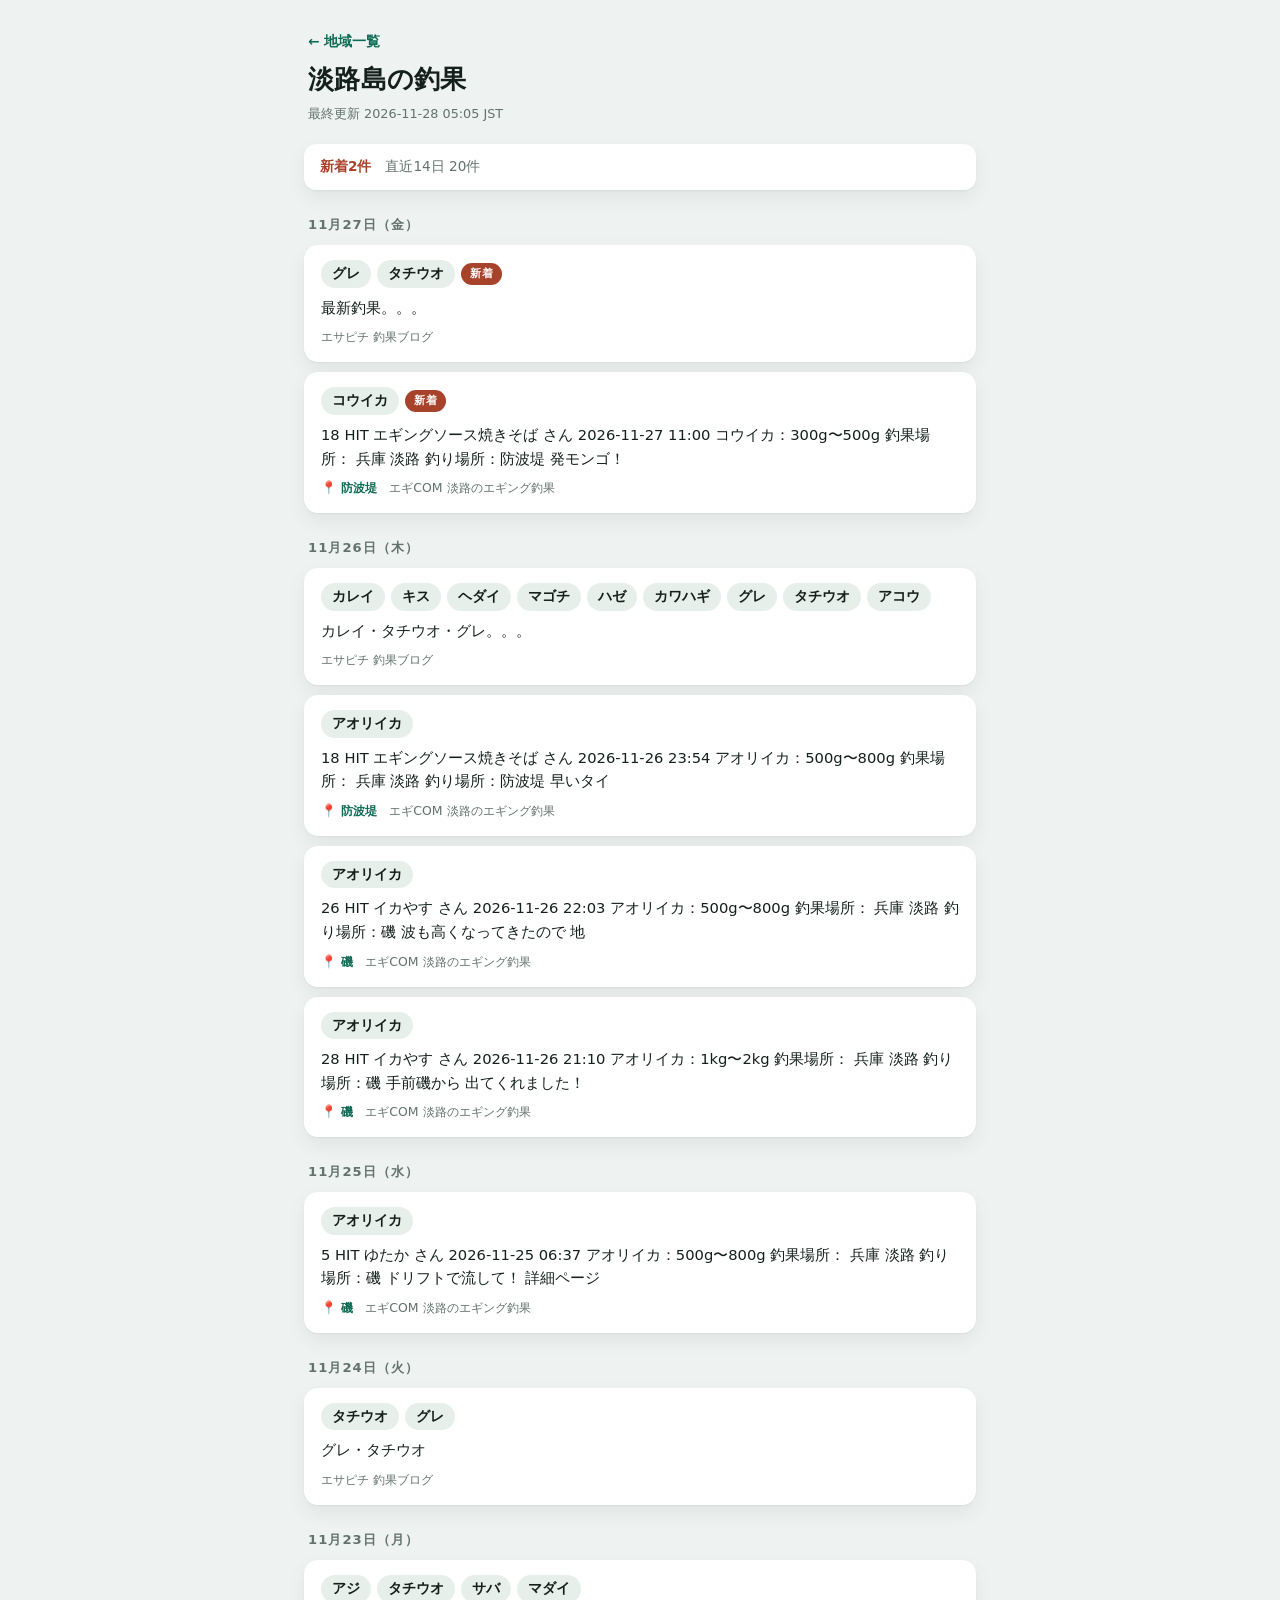
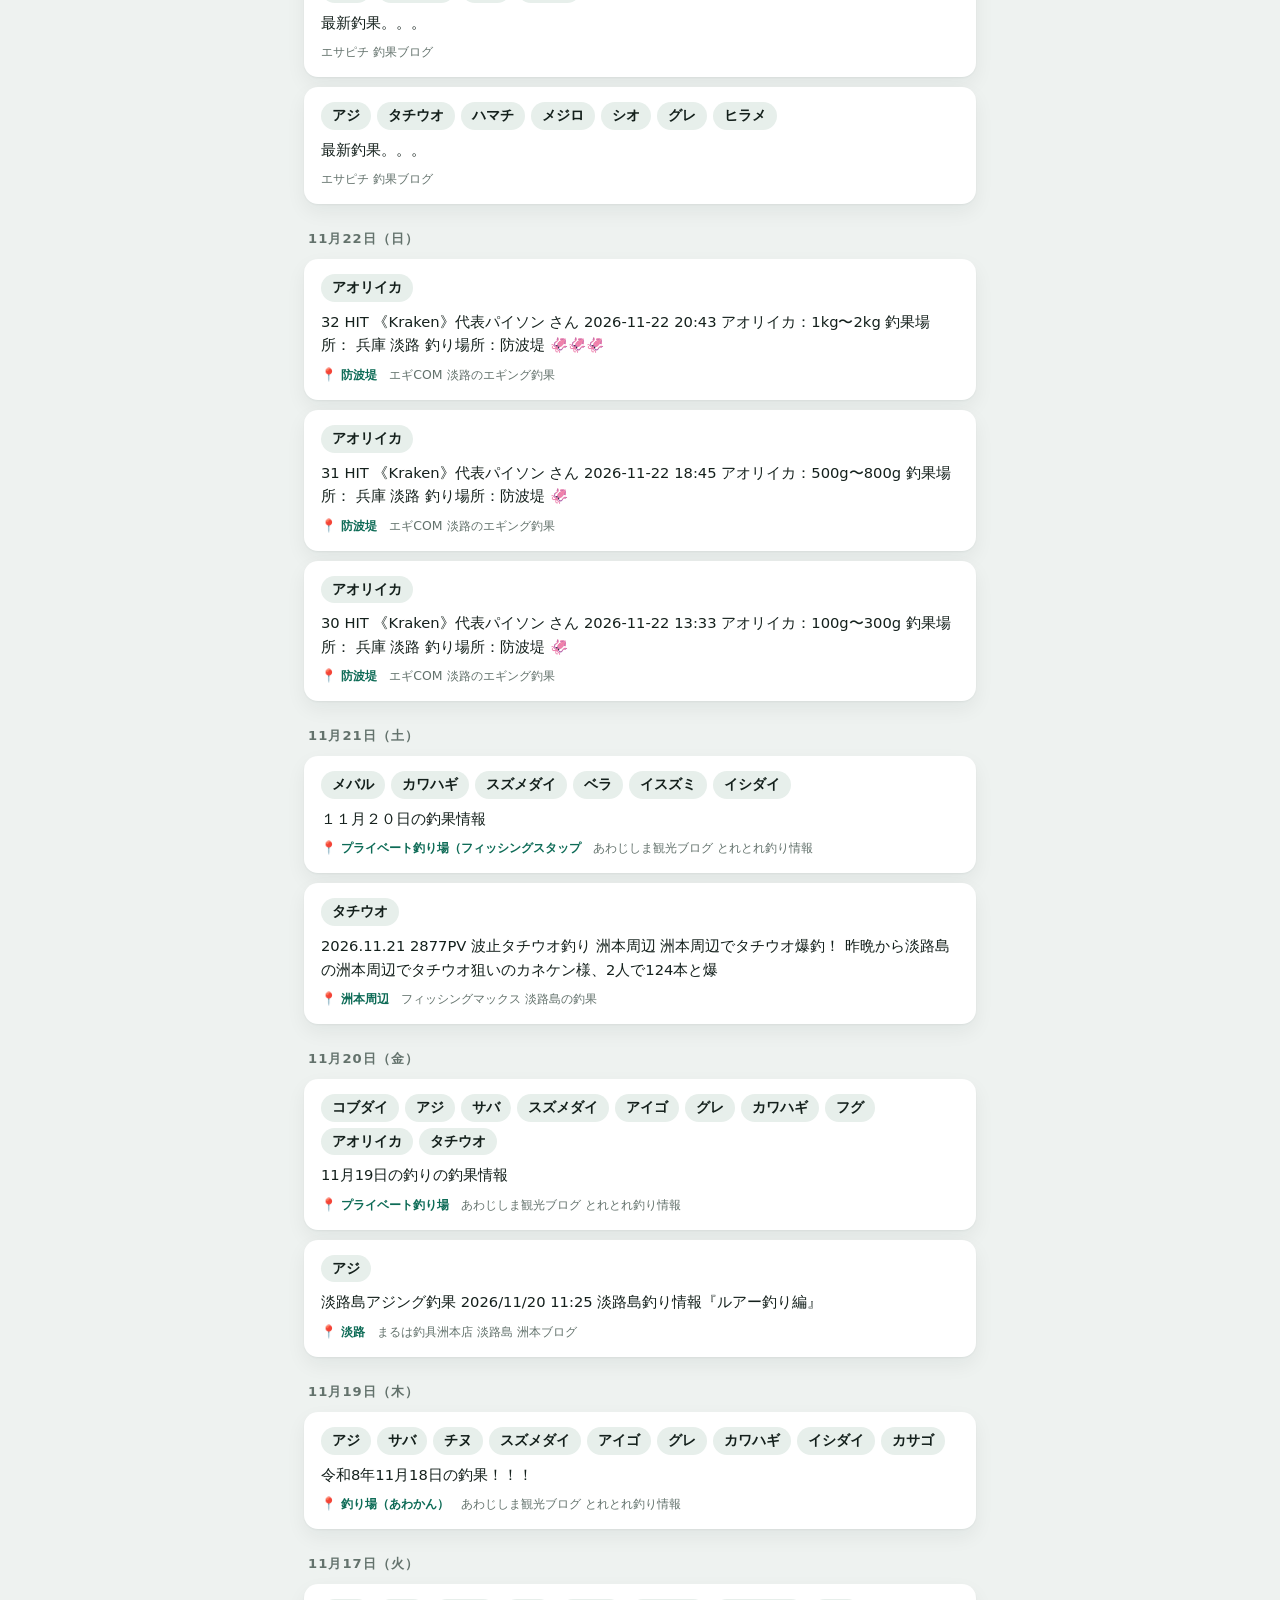
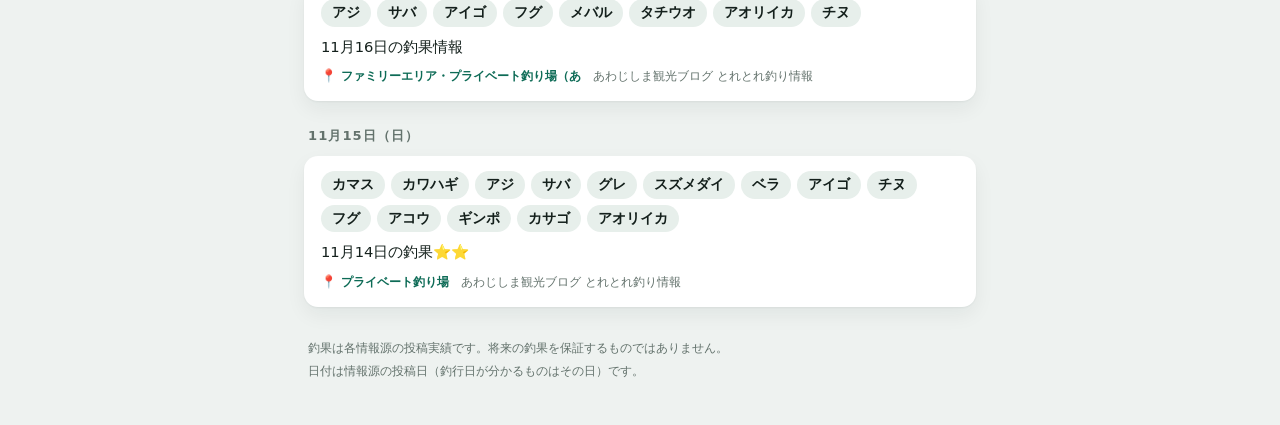
<file: areas/awaji.html>
<!doctype html><html lang="ja"><head><meta charset="utf-8"><meta name="viewport" content="width=device-width,initial-scale=1"><meta name="color-scheme" content="light dark"><title>淡路島の釣果</title><link rel="stylesheet" href="../assets/style.css"></head><body><main><header class="top"><a class="back" href="../index.html">← 地域一覧</a><h1>淡路島の釣果</h1><p class="stamp">最終更新 2026-11-28 05:05 JST</p></header><p class="counts"><b>新着2件</b><span>直近14日 20件</span></p><h2 class="day">11月27日（金）</h2><div class="list"><a class="catch" href="http://esapichi.blog47.fc2.com/blog-entry-7722.html" rel="noopener noreferrer"><p class="fish"><span class="sp">グレ</span><span class="sp">タチウオ</span><span class="new">新着</span></p><p class="title">最新釣果。。。</p><p class="foot"><span class="src">エサピチ 釣果ブログ</span></p></a><a class="catch" href="https://www.yamaria.com/catches/1328700" rel="noopener noreferrer"><p class="fish"><span class="sp">コウイカ</span><span class="new">新着</span></p><p class="title">18 HIT エギングソース焼きそば さん 2026-11-27 11:00 コウイカ：300g〜500g 釣果場所： 兵庫 淡路 釣り場所：防波堤 発モンゴ！</p><p class="foot"><span class="spot">防波堤</span><span class="src">エギCOM 淡路のエギング釣果</span></p></a></div><h2 class="day">11月26日（木）</h2><div class="list"><a class="catch" href="http://esapichi.blog47.fc2.com/blog-entry-7721.html" rel="noopener noreferrer"><p class="fish"><span class="sp">カレイ</span><span class="sp">キス</span><span class="sp">ヘダイ</span><span class="sp">マゴチ</span><span class="sp">ハゼ</span><span class="sp">カワハギ</span><span class="sp">グレ</span><span class="sp">タチウオ</span><span class="sp">アコウ</span></p><p class="title">カレイ・タチウオ・グレ。。。</p><p class="foot"><span class="src">エサピチ 釣果ブログ</span></p></a><a class="catch" href="https://www.yamaria.com/catches/1328697" rel="noopener noreferrer"><p class="fish"><span class="sp">アオリイカ</span></p><p class="title">18 HIT エギングソース焼きそば さん 2026-11-26 23:54 アオリイカ：500g〜800g 釣果場所： 兵庫 淡路 釣り場所：防波堤 早いタイ</p><p class="foot"><span class="spot">防波堤</span><span class="src">エギCOM 淡路のエギング釣果</span></p></a><a class="catch" href="https://www.yamaria.com/catches/1328407" rel="noopener noreferrer"><p class="fish"><span class="sp">アオリイカ</span></p><p class="title">26 HIT イカやす さん 2026-11-26 22:03 アオリイカ：500g〜800g 釣果場所： 兵庫 淡路 釣り場所：磯 波も高くなってきたので 地</p><p class="foot"><span class="spot">磯</span><span class="src">エギCOM 淡路のエギング釣果</span></p></a><a class="catch" href="https://www.yamaria.com/catches/1328406" rel="noopener noreferrer"><p class="fish"><span class="sp">アオリイカ</span></p><p class="title">28 HIT イカやす さん 2026-11-26 21:10 アオリイカ：1kg〜2kg 釣果場所： 兵庫 淡路 釣り場所：磯 手前磯から 出てくれました！ </p><p class="foot"><span class="spot">磯</span><span class="src">エギCOM 淡路のエギング釣果</span></p></a></div><h2 class="day">11月25日（水）</h2><div class="list"><a class="catch" href="https://www.yamaria.com/catches/1328915" rel="noopener noreferrer"><p class="fish"><span class="sp">アオリイカ</span></p><p class="title">5 HIT ゆたか さん 2026-11-25 06:37 アオリイカ：500g〜800g 釣果場所： 兵庫 淡路 釣り場所：磯 ドリフトで流して！ 詳細ページ</p><p class="foot"><span class="spot">磯</span><span class="src">エギCOM 淡路のエギング釣果</span></p></a></div><h2 class="day">11月24日（火）</h2><div class="list"><a class="catch" href="http://esapichi.blog47.fc2.com/blog-entry-7720.html" rel="noopener noreferrer"><p class="fish"><span class="sp">タチウオ</span><span class="sp">グレ</span></p><p class="title">グレ・タチウオ</p><p class="foot"><span class="src">エサピチ 釣果ブログ</span></p></a></div><h2 class="day">11月23日（月）</h2><div class="list"><a class="catch" href="http://esapichi.blog47.fc2.com/blog-entry-7719.html" rel="noopener noreferrer"><p class="fish"><span class="sp">アジ</span><span class="sp">タチウオ</span><span class="sp">サバ</span><span class="sp">マダイ</span></p><p class="title">最新釣果。。。</p><p class="foot"><span class="src">エサピチ 釣果ブログ</span></p></a><a class="catch" href="http://esapichi.blog47.fc2.com/blog-entry-7718.html" rel="noopener noreferrer"><p class="fish"><span class="sp">アジ</span><span class="sp">タチウオ</span><span class="sp">ハマチ</span><span class="sp">メジロ</span><span class="sp">シオ</span><span class="sp">グレ</span><span class="sp">ヒラメ</span></p><p class="title">最新釣果。。。</p><p class="foot"><span class="src">エサピチ 釣果ブログ</span></p></a></div><h2 class="day">11月22日（日）</h2><div class="list"><a class="catch" href="https://www.yamaria.com/catches/1328641" rel="noopener noreferrer"><p class="fish"><span class="sp">アオリイカ</span></p><p class="title">32 HIT 《Kraken》代表パイソン さん 2026-11-22 20:43 アオリイカ：1kg〜2kg 釣果場所： 兵庫 淡路 釣り場所：防波堤 🦑🦑🦑</p><p class="foot"><span class="spot">防波堤</span><span class="src">エギCOM 淡路のエギング釣果</span></p></a><a class="catch" href="https://www.yamaria.com/catches/1328639" rel="noopener noreferrer"><p class="fish"><span class="sp">アオリイカ</span></p><p class="title">31 HIT 《Kraken》代表パイソン さん 2026-11-22 18:45 アオリイカ：500g〜800g 釣果場所： 兵庫 淡路 釣り場所：防波堤 🦑</p><p class="foot"><span class="spot">防波堤</span><span class="src">エギCOM 淡路のエギング釣果</span></p></a><a class="catch" href="https://www.yamaria.com/catches/1328637" rel="noopener noreferrer"><p class="fish"><span class="sp">アオリイカ</span></p><p class="title">30 HIT 《Kraken》代表パイソン さん 2026-11-22 13:33 アオリイカ：100g〜300g 釣果場所： 兵庫 淡路 釣り場所：防波堤 🦑</p><p class="foot"><span class="spot">防波堤</span><span class="src">エギCOM 淡路のエギング釣果</span></p></a></div><h2 class="day">11月21日（土）</h2><div class="list"><a class="catch" href="https://ameblo.jp/awakan26/entry-12985239210.html" rel="noopener noreferrer"><p class="fish"><span class="sp">メバル</span><span class="sp">カワハギ</span><span class="sp">スズメダイ</span><span class="sp">ベラ</span><span class="sp">イスズミ</span><span class="sp">イシダイ</span></p><p class="title">１１月２０日の釣果情報</p><p class="foot"><span class="spot">プライベート釣り場（フィッシングスタップ</span><span class="src">あわじしま観光ブログ とれとれ釣り情報</span></p></a><a class="catch" href="https://fishingmax.co.jp/fishingpost/1715125" rel="noopener noreferrer"><p class="fish"><span class="sp">タチウオ</span></p><p class="title">2026.11.21 2877PV 波止タチウオ釣り 洲本周辺 洲本周辺でタチウオ爆釣！ 昨晩から淡路島の洲本周辺でタチウオ狙いのカネケン様、2人で124本と爆</p><p class="foot"><span class="spot">洲本周辺</span><span class="src">フィッシングマックス 淡路島の釣果</span></p></a></div><h2 class="day">11月20日（金）</h2><div class="list"><a class="catch" href="https://ameblo.jp/awakan26/entry-12985096736.html" rel="noopener noreferrer"><p class="fish"><span class="sp">コブダイ</span><span class="sp">アジ</span><span class="sp">サバ</span><span class="sp">スズメダイ</span><span class="sp">アイゴ</span><span class="sp">グレ</span><span class="sp">カワハギ</span><span class="sp">フグ</span><span class="sp">アオリイカ</span><span class="sp">タチウオ</span></p><p class="title">11月19日の釣りの釣果情報</p><p class="foot"><span class="spot">プライベート釣り場</span><span class="src">あわじしま観光ブログ とれとれ釣り情報</span></p></a><a class="catch" href="https://anglers.lekumo.biz/awaji/2026/11/post-c5ca.html" rel="noopener noreferrer"><p class="fish"><span class="sp">アジ</span></p><p class="title">淡路島アジング釣果 2026/11/20 11:25 淡路島釣り情報『ルアー釣り編』</p><p class="foot"><span class="spot">淡路</span><span class="src">まるは釣具洲本店 淡路島 洲本ブログ</span></p></a></div><h2 class="day">11月19日（木）</h2><div class="list"><a class="catch" href="https://ameblo.jp/awakan26/entry-12984960287.html" rel="noopener noreferrer"><p class="fish"><span class="sp">アジ</span><span class="sp">サバ</span><span class="sp">チヌ</span><span class="sp">スズメダイ</span><span class="sp">アイゴ</span><span class="sp">グレ</span><span class="sp">カワハギ</span><span class="sp">イシダイ</span><span class="sp">カサゴ</span></p><p class="title">令和8年11月18日の釣果！！！</p><p class="foot"><span class="spot">釣り場（あわかん）</span><span class="src">あわじしま観光ブログ とれとれ釣り情報</span></p></a></div><h2 class="day">11月17日（火）</h2><div class="list"><a class="catch" href="https://ameblo.jp/awakan26/entry-12984718090.html" rel="noopener noreferrer"><p class="fish"><span class="sp">アジ</span><span class="sp">サバ</span><span class="sp">アイゴ</span><span class="sp">フグ</span><span class="sp">メバル</span><span class="sp">タチウオ</span><span class="sp">アオリイカ</span><span class="sp">チヌ</span></p><p class="title">11月16日の釣果情報</p><p class="foot"><span class="spot">ファミリーエリア・プライベート釣り場（あ</span><span class="src">あわじしま観光ブログ とれとれ釣り情報</span></p></a></div><h2 class="day">11月15日（日）</h2><div class="list"><a class="catch" href="https://ameblo.jp/awakan26/entry-12984510082.html" rel="noopener noreferrer"><p class="fish"><span class="sp">カマス</span><span class="sp">カワハギ</span><span class="sp">アジ</span><span class="sp">サバ</span><span class="sp">グレ</span><span class="sp">スズメダイ</span><span class="sp">ベラ</span><span class="sp">アイゴ</span><span class="sp">チヌ</span><span class="sp">フグ</span><span class="sp">アコウ</span><span class="sp">ギンポ</span><span class="sp">カサゴ</span><span class="sp">アオリイカ</span></p><p class="title">11月14日の釣果⭐️⭐️</p><p class="foot"><span class="spot">プライベート釣り場</span><span class="src">あわじしま観光ブログ とれとれ釣り情報</span></p></a></div><footer><p>釣果は各情報源の投稿実績です。将来の釣果を保証するものではありません。</p><p>日付は情報源の投稿日（釣行日が分かるものはその日）です。</p></footer></main></body></html>
</file>
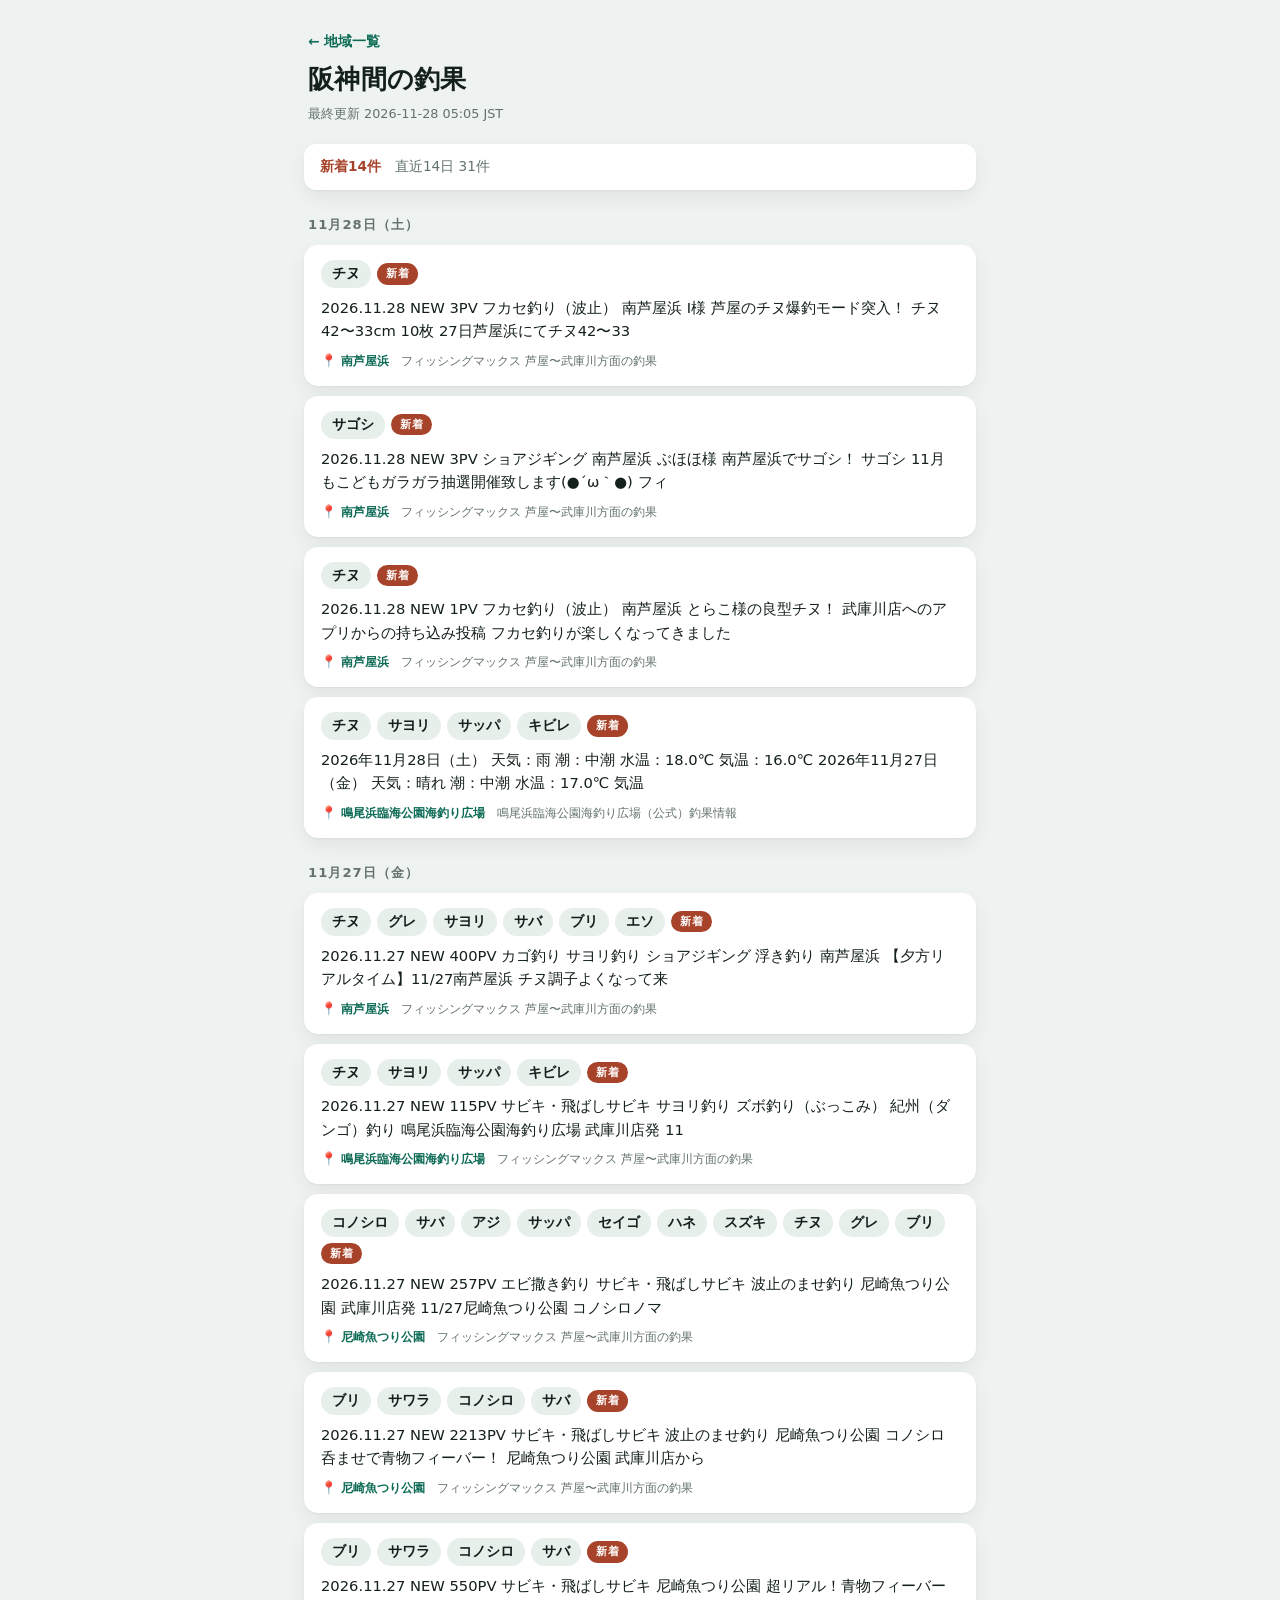
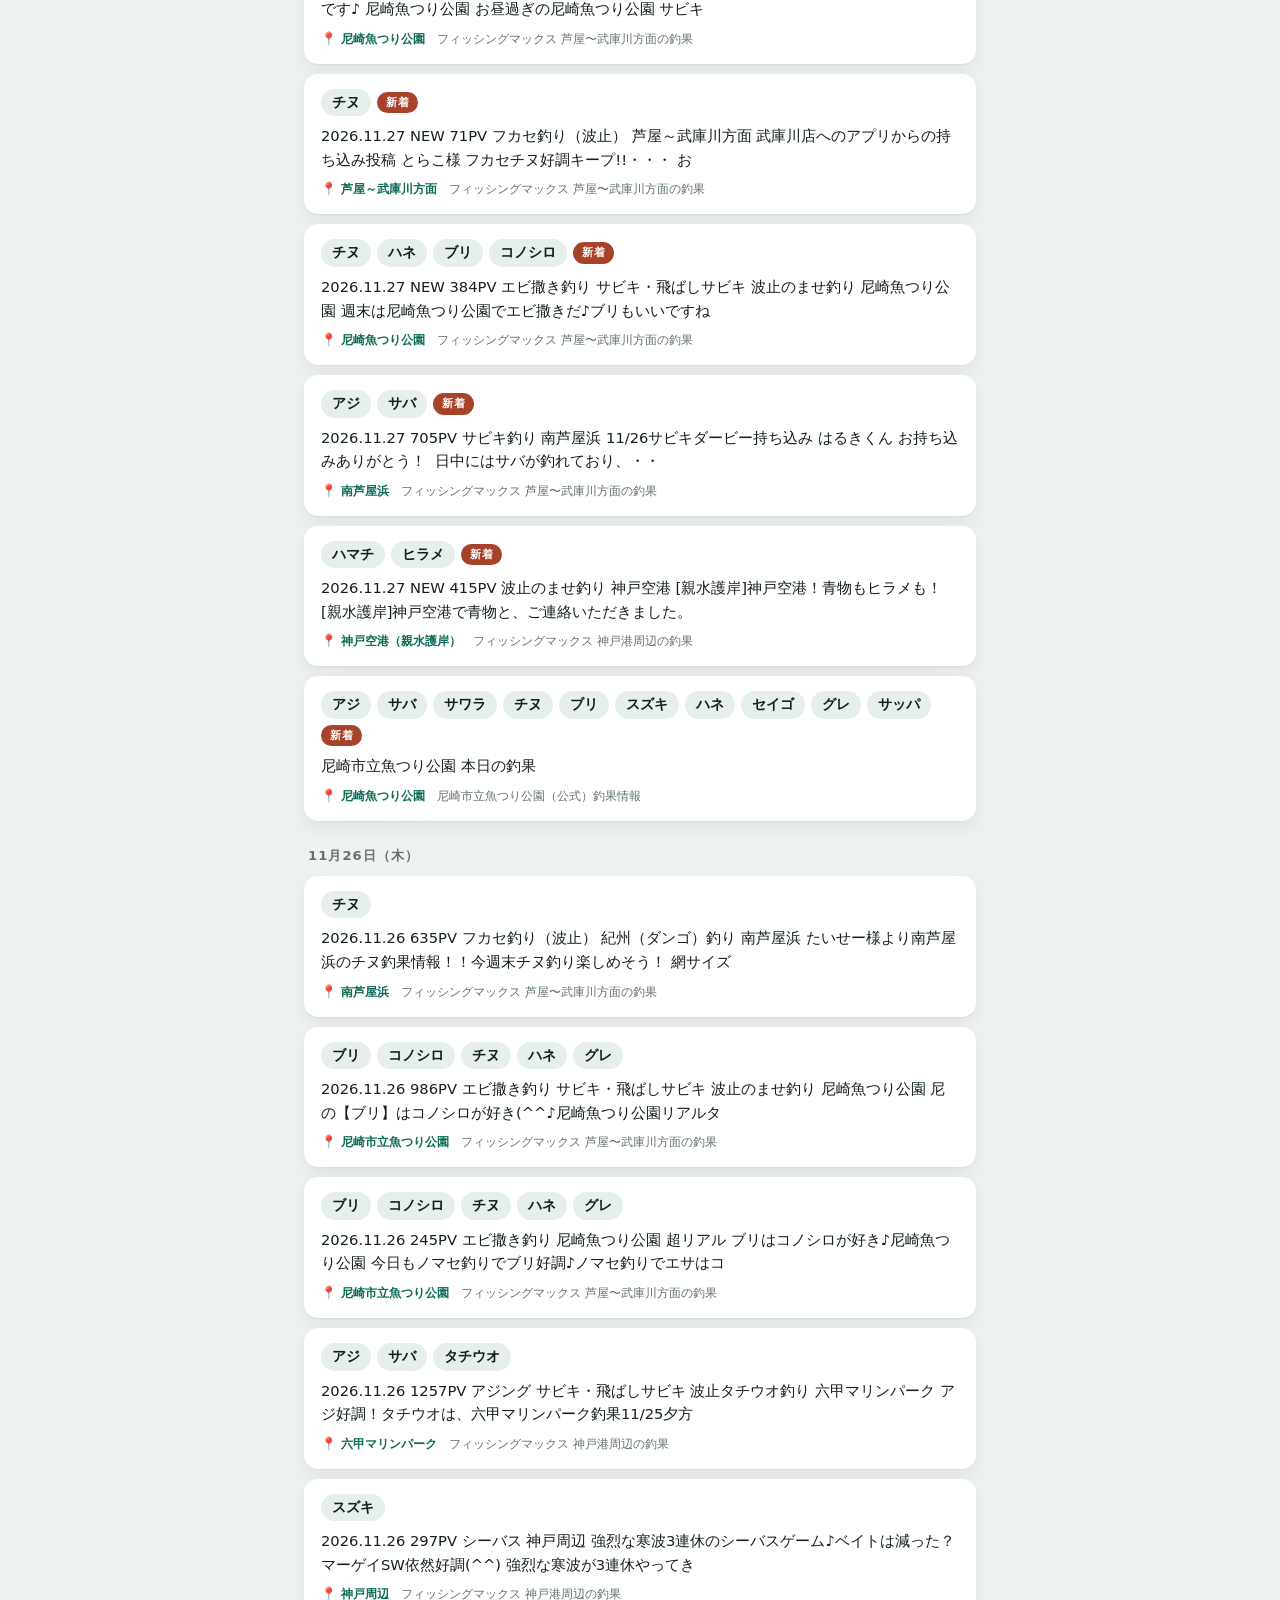
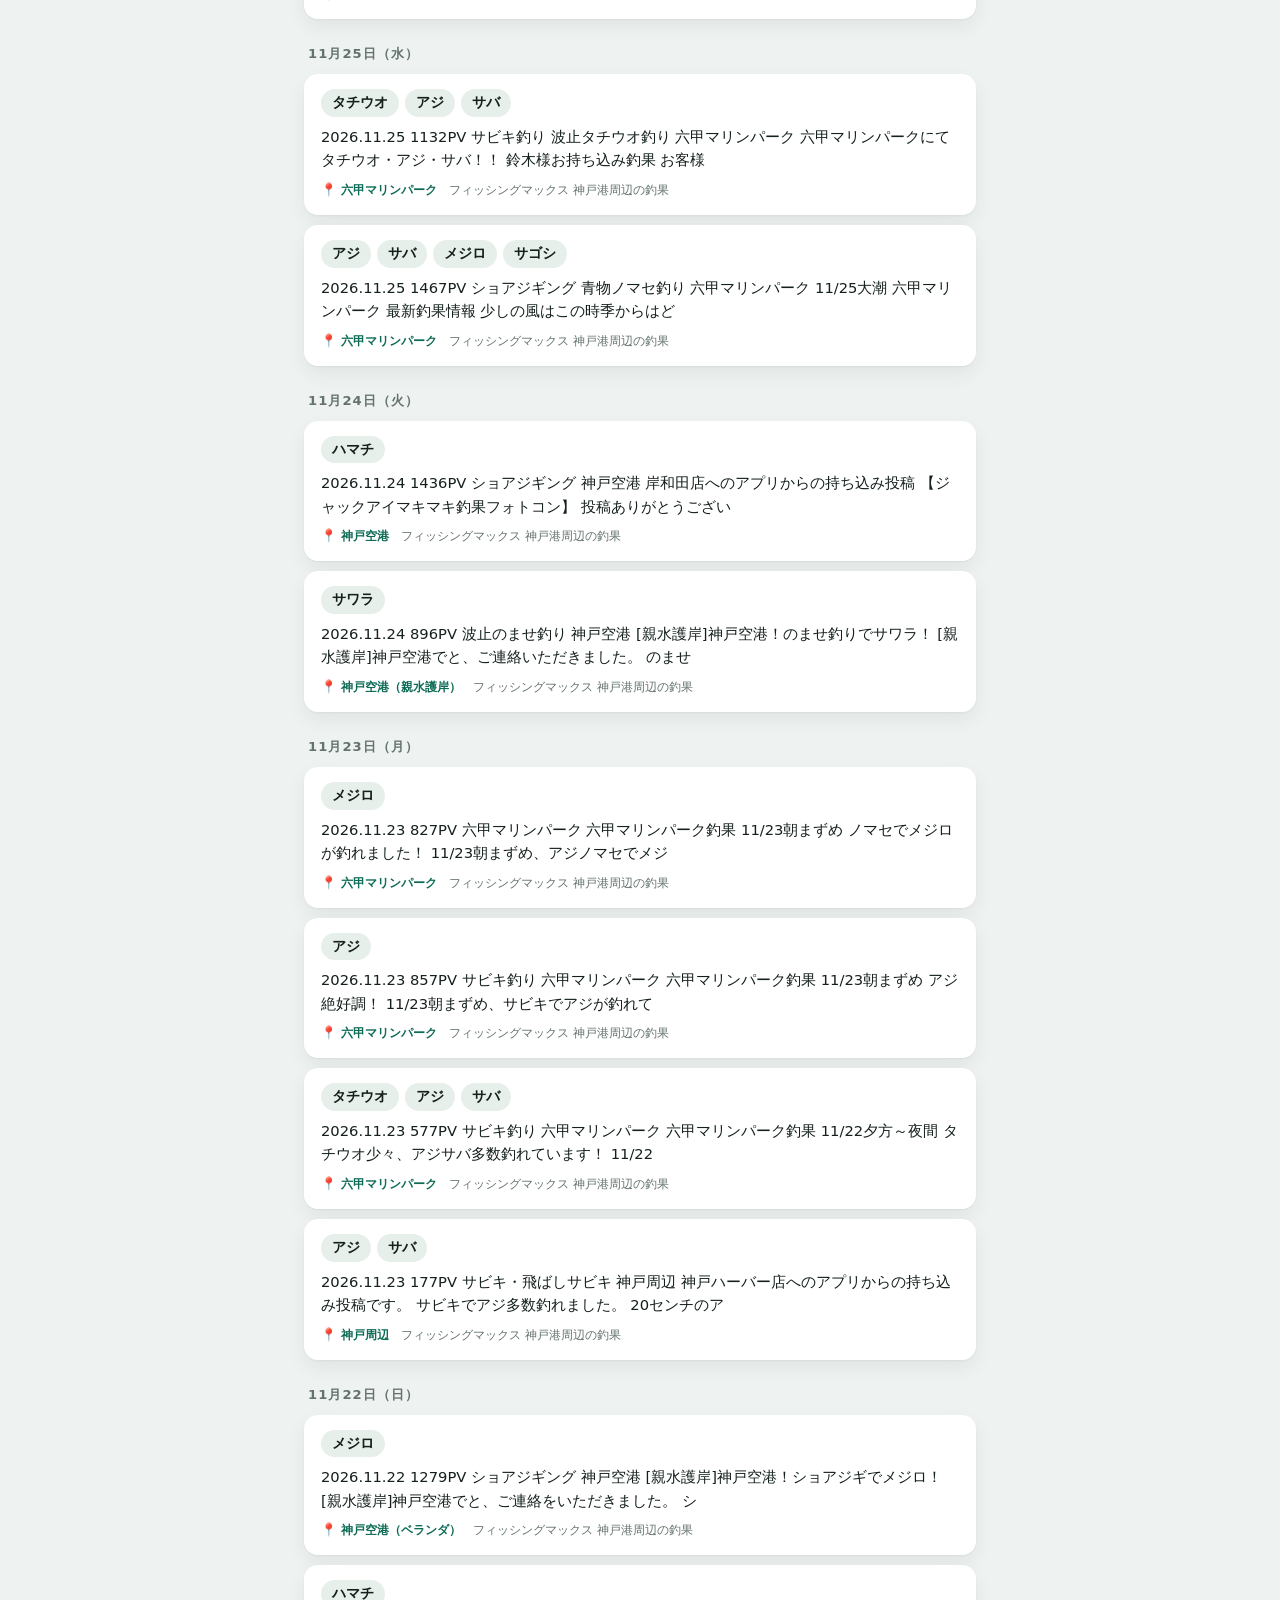
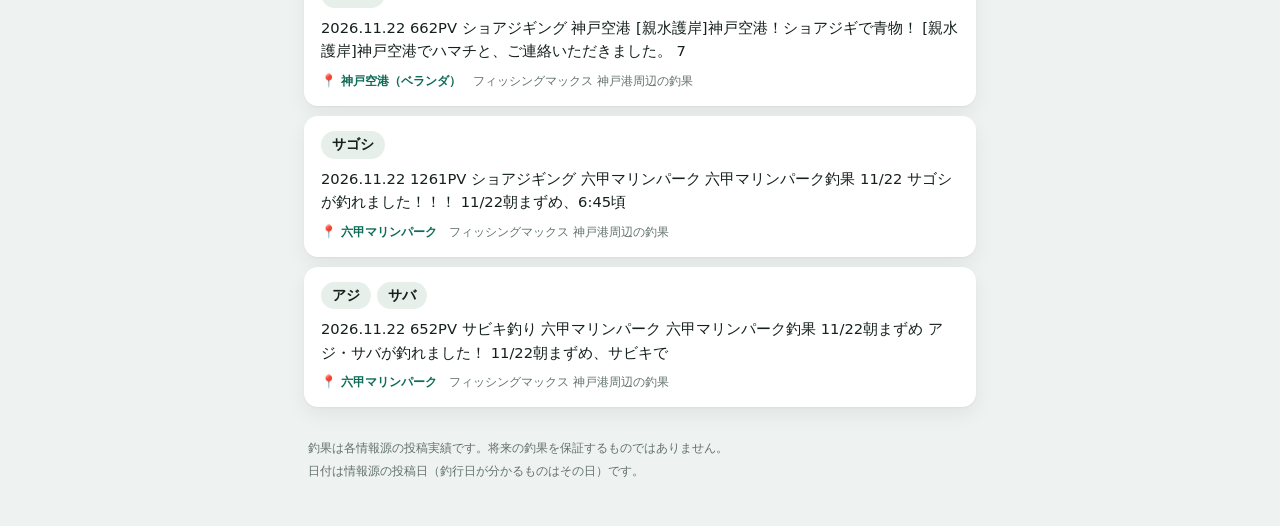
<file: areas/hanshinkan.html>
<!doctype html><html lang="ja"><head><meta charset="utf-8"><meta name="viewport" content="width=device-width,initial-scale=1"><meta name="color-scheme" content="light dark"><title>阪神間の釣果</title><link rel="stylesheet" href="../assets/style.css"></head><body><main><header class="top"><a class="back" href="../index.html">← 地域一覧</a><h1>阪神間の釣果</h1><p class="stamp">最終更新 2026-11-28 05:05 JST</p></header><p class="counts"><b>新着14件</b><span>直近14日 31件</span></p><h2 class="day">11月28日（土）</h2><div class="list"><a class="catch" href="https://fishingmax.co.jp/fishingpost/1717483" rel="noopener noreferrer"><p class="fish"><span class="sp">チヌ</span><span class="new">新着</span></p><p class="title">2026.11.28 NEW 3PV フカセ釣り（波止） 南芦屋浜 I様 芦屋のチヌ爆釣モード突入！ チヌ42〜33cm 10枚 27日芦屋浜にてチヌ42〜33</p><p class="foot"><span class="spot">南芦屋浜</span><span class="src">フィッシングマックス 芦屋〜武庫川方面の釣果</span></p></a><a class="catch" href="https://fishingmax.co.jp/fishingpost/1717401" rel="noopener noreferrer"><p class="fish"><span class="sp">サゴシ</span><span class="new">新着</span></p><p class="title">2026.11.28 NEW 3PV ショアジギング 南芦屋浜 ぶほほ様 南芦屋浜でサゴシ！ サゴシ 11月もこどもガラガラ抽選開催致します(●´ω｀●) フィ</p><p class="foot"><span class="spot">南芦屋浜</span><span class="src">フィッシングマックス 芦屋〜武庫川方面の釣果</span></p></a><a class="catch" href="https://fishingmax.co.jp/fishingpost/1717613" rel="noopener noreferrer"><p class="fish"><span class="sp">チヌ</span><span class="new">新着</span></p><p class="title">2026.11.28 NEW 1PV フカセ釣り（波止） 南芦屋浜 とらこ様の良型チヌ！ 武庫川店へのアプリからの持ち込み投稿 フカセ釣りが楽しくなってきました</p><p class="foot"><span class="spot">南芦屋浜</span><span class="src">フィッシングマックス 芦屋〜武庫川方面の釣果</span></p></a><a class="catch" href="https://www.naruohama-park.com/wp/wp-content/uploads/2026/11/IMG_0558.jpg" rel="noopener noreferrer"><p class="fish"><span class="sp">チヌ</span><span class="sp">サヨリ</span><span class="sp">サッパ</span><span class="sp">キビレ</span><span class="new">新着</span></p><p class="title">2026年11月28日（土） 天気：雨 潮：中潮 水温：18.0℃ 気温：16.0℃ 2026年11月27日（金） 天気：晴れ 潮：中潮 水温：17.0℃ 気温</p><p class="foot"><span class="spot">鳴尾浜臨海公園海釣り広場</span><span class="src">鳴尾浜臨海公園海釣り広場（公式）釣果情報</span></p></a></div><h2 class="day">11月27日（金）</h2><div class="list"><a class="catch" href="https://fishingmax.co.jp/fishingpost/1717724" rel="noopener noreferrer"><p class="fish"><span class="sp">チヌ</span><span class="sp">グレ</span><span class="sp">サヨリ</span><span class="sp">サバ</span><span class="sp">ブリ</span><span class="sp">エソ</span><span class="new">新着</span></p><p class="title">2026.11.27 NEW 400PV カゴ釣り サヨリ釣り ショアジギング 浮き釣り 南芦屋浜 【夕方リアルタイム】11/27南芦屋浜 チヌ調子よくなって来</p><p class="foot"><span class="spot">南芦屋浜</span><span class="src">フィッシングマックス 芦屋〜武庫川方面の釣果</span></p></a><a class="catch" href="https://fishingmax.co.jp/fishingpost/1717682" rel="noopener noreferrer"><p class="fish"><span class="sp">チヌ</span><span class="sp">サヨリ</span><span class="sp">サッパ</span><span class="sp">キビレ</span><span class="new">新着</span></p><p class="title">2026.11.27 NEW 115PV サビキ・飛ばしサビキ サヨリ釣り ズボ釣り（ぶっこみ） 紀州（ダンゴ）釣り 鳴尾浜臨海公園海釣り広場 武庫川店発 11</p><p class="foot"><span class="spot">鳴尾浜臨海公園海釣り広場</span><span class="src">フィッシングマックス 芦屋〜武庫川方面の釣果</span></p></a><a class="catch" href="https://fishingmax.co.jp/fishingpost/1717676" rel="noopener noreferrer"><p class="fish"><span class="sp">コノシロ</span><span class="sp">サバ</span><span class="sp">アジ</span><span class="sp">サッパ</span><span class="sp">セイゴ</span><span class="sp">ハネ</span><span class="sp">スズキ</span><span class="sp">チヌ</span><span class="sp">グレ</span><span class="sp">ブリ</span><span class="new">新着</span></p><p class="title">2026.11.27 NEW 257PV エビ撒き釣り サビキ・飛ばしサビキ 波止のませ釣り 尼崎魚つり公園 武庫川店発 11/27尼崎魚つり公園 コノシロノマ</p><p class="foot"><span class="spot">尼崎魚つり公園</span><span class="src">フィッシングマックス 芦屋〜武庫川方面の釣果</span></p></a><a class="catch" href="https://fishingmax.co.jp/fishingpost/1717509" rel="noopener noreferrer"><p class="fish"><span class="sp">ブリ</span><span class="sp">サワラ</span><span class="sp">コノシロ</span><span class="sp">サバ</span><span class="new">新着</span></p><p class="title">2026.11.27 NEW 2213PV サビキ・飛ばしサビキ 波止のませ釣り 尼崎魚つり公園 コノシロ呑ませで青物フィーバー！ 尼崎魚つり公園 武庫川店から</p><p class="foot"><span class="spot">尼崎魚つり公園</span><span class="src">フィッシングマックス 芦屋〜武庫川方面の釣果</span></p></a><a class="catch" href="https://fishingmax.co.jp/fishingpost/1717491" rel="noopener noreferrer"><p class="fish"><span class="sp">ブリ</span><span class="sp">サワラ</span><span class="sp">コノシロ</span><span class="sp">サバ</span><span class="new">新着</span></p><p class="title">2026.11.27 NEW 550PV サビキ・飛ばしサビキ 尼崎魚つり公園 超リアル！青物フィーバーです♪ 尼崎魚つり公園 お昼過ぎの尼崎魚つり公園 サビキ</p><p class="foot"><span class="spot">尼崎魚つり公園</span><span class="src">フィッシングマックス 芦屋〜武庫川方面の釣果</span></p></a><a class="catch" href="https://fishingmax.co.jp/fishingpost/1717210" rel="noopener noreferrer"><p class="fish"><span class="sp">チヌ</span><span class="new">新着</span></p><p class="title">2026.11.27 NEW 71PV フカセ釣り（波止） 芦屋～武庫川方面 武庫川店へのアプリからの持ち込み投稿 とらこ様 フカセチヌ好調キープ!!・・・ お</p><p class="foot"><span class="spot">芦屋～武庫川方面</span><span class="src">フィッシングマックス 芦屋〜武庫川方面の釣果</span></p></a><a class="catch" href="https://fishingmax.co.jp/fishingpost/1717382" rel="noopener noreferrer"><p class="fish"><span class="sp">チヌ</span><span class="sp">ハネ</span><span class="sp">ブリ</span><span class="sp">コノシロ</span><span class="new">新着</span></p><p class="title">2026.11.27 NEW 384PV エビ撒き釣り サビキ・飛ばしサビキ 波止のませ釣り 尼崎魚つり公園 週末は尼崎魚つり公園でエビ撒きだ♪ブリもいいですね</p><p class="foot"><span class="spot">尼崎魚つり公園</span><span class="src">フィッシングマックス 芦屋〜武庫川方面の釣果</span></p></a><a class="catch" href="https://fishingmax.co.jp/fishingpost/1717319" rel="noopener noreferrer"><p class="fish"><span class="sp">アジ</span><span class="sp">サバ</span><span class="new">新着</span></p><p class="title">2026.11.27 705PV サビキ釣り 南芦屋浜 11/26サビキダービー持ち込み はるきくん お持ち込みありがとう！ ⁡ 日中にはサバが釣れており、・・</p><p class="foot"><span class="spot">南芦屋浜</span><span class="src">フィッシングマックス 芦屋〜武庫川方面の釣果</span></p></a><a class="catch" href="https://fishingmax.co.jp/fishingpost/1717641" rel="noopener noreferrer"><p class="fish"><span class="sp">ハマチ</span><span class="sp">ヒラメ</span><span class="new">新着</span></p><p class="title">2026.11.27 NEW 415PV 波止のませ釣り 神戸空港 [親水護岸]神戸空港！青物もヒラメも！ [親水護岸]神戸空港で青物と、ご連絡いただきました。</p><p class="foot"><span class="spot">神戸空港（親水護岸）</span><span class="src">フィッシングマックス 神戸港周辺の釣果</span></p></a><a class="catch" href="https://amagasaki-uoturikouen.com/fishing/20261127.html" rel="noopener noreferrer"><p class="fish"><span class="sp">アジ</span><span class="sp">サバ</span><span class="sp">サワラ</span><span class="sp">チヌ</span><span class="sp">ブリ</span><span class="sp">スズキ</span><span class="sp">ハネ</span><span class="sp">セイゴ</span><span class="sp">グレ</span><span class="sp">サッパ</span><span class="new">新着</span></p><p class="title">尼崎市立魚つり公園 本日の釣果</p><p class="foot"><span class="spot">尼崎魚つり公園</span><span class="src">尼崎市立魚つり公園（公式）釣果情報</span></p></a></div><h2 class="day">11月26日（木）</h2><div class="list"><a class="catch" href="https://fishingmax.co.jp/fishingpost/1717274" rel="noopener noreferrer"><p class="fish"><span class="sp">チヌ</span></p><p class="title">2026.11.26 635PV フカセ釣り（波止） 紀州（ダンゴ）釣り 南芦屋浜 たいせー様より南芦屋浜のチヌ釣果情報！！今週末チヌ釣り楽しめそう！ 網サイズ</p><p class="foot"><span class="spot">南芦屋浜</span><span class="src">フィッシングマックス 芦屋〜武庫川方面の釣果</span></p></a><a class="catch" href="https://fishingmax.co.jp/fishingpost/1717111" rel="noopener noreferrer"><p class="fish"><span class="sp">ブリ</span><span class="sp">コノシロ</span><span class="sp">チヌ</span><span class="sp">ハネ</span><span class="sp">グレ</span></p><p class="title">2026.11.26 986PV エビ撒き釣り サビキ・飛ばしサビキ 波止のませ釣り 尼崎魚つり公園 尼の【ブリ】はコノシロが好き(^^♪尼崎魚つり公園リアルタ</p><p class="foot"><span class="spot">尼崎市立魚つり公園</span><span class="src">フィッシングマックス 芦屋〜武庫川方面の釣果</span></p></a><a class="catch" href="https://fishingmax.co.jp/fishingpost/1717079" rel="noopener noreferrer"><p class="fish"><span class="sp">ブリ</span><span class="sp">コノシロ</span><span class="sp">チヌ</span><span class="sp">ハネ</span><span class="sp">グレ</span></p><p class="title">2026.11.26 245PV エビ撒き釣り 尼崎魚つり公園 超リアル ブリはコノシロが好き♪尼崎魚つり公園 今日もノマセ釣りでブリ好調♪ノマセ釣りでエサはコ</p><p class="foot"><span class="spot">尼崎市立魚つり公園</span><span class="src">フィッシングマックス 芦屋〜武庫川方面の釣果</span></p></a><a class="catch" href="https://fishingmax.co.jp/fishingpost/1717046" rel="noopener noreferrer"><p class="fish"><span class="sp">アジ</span><span class="sp">サバ</span><span class="sp">タチウオ</span></p><p class="title">2026.11.26 1257PV アジング サビキ・飛ばしサビキ 波止タチウオ釣り 六甲マリンパーク アジ好調！タチウオは、六甲マリンパーク釣果11/25夕方</p><p class="foot"><span class="spot">六甲マリンパーク</span><span class="src">フィッシングマックス 神戸港周辺の釣果</span></p></a><a class="catch" href="https://fishingmax.co.jp/fishingpost/1717006" rel="noopener noreferrer"><p class="fish"><span class="sp">スズキ</span></p><p class="title">2026.11.26 297PV シーバス 神戸周辺 強烈な寒波3連休のシーバスゲーム♪ベイトは減った？マーゲイSW依然好調(^^) 強烈な寒波が3連休やってき</p><p class="foot"><span class="spot">神戸周辺</span><span class="src">フィッシングマックス 神戸港周辺の釣果</span></p></a></div><h2 class="day">11月25日（水）</h2><div class="list"><a class="catch" href="https://fishingmax.co.jp/fishingpost/1716923" rel="noopener noreferrer"><p class="fish"><span class="sp">タチウオ</span><span class="sp">アジ</span><span class="sp">サバ</span></p><p class="title">2026.11.25 1132PV サビキ釣り 波止タチウオ釣り 六甲マリンパーク 六甲マリンパークにてタチウオ・アジ・サバ！！ 鈴木様お持ち込み釣果 お客様</p><p class="foot"><span class="spot">六甲マリンパーク</span><span class="src">フィッシングマックス 神戸港周辺の釣果</span></p></a><a class="catch" href="https://fishingmax.co.jp/fishingpost/1716708" rel="noopener noreferrer"><p class="fish"><span class="sp">アジ</span><span class="sp">サバ</span><span class="sp">メジロ</span><span class="sp">サゴシ</span></p><p class="title">2026.11.25 1467PV ショアジギング 青物ノマセ釣り 六甲マリンパーク 11/25大潮 六甲マリンパーク 最新釣果情報 少しの風はこの時季からはど</p><p class="foot"><span class="spot">六甲マリンパーク</span><span class="src">フィッシングマックス 神戸港周辺の釣果</span></p></a></div><h2 class="day">11月24日（火）</h2><div class="list"><a class="catch" href="https://fishingmax.co.jp/fishingpost/1715876" rel="noopener noreferrer"><p class="fish"><span class="sp">ハマチ</span></p><p class="title">2026.11.24 1436PV ショアジギング 神戸空港 岸和田店へのアプリからの持ち込み投稿 【ジャックアイマキマキ釣果フォトコン】 投稿ありがとうござい</p><p class="foot"><span class="spot">神戸空港</span><span class="src">フィッシングマックス 神戸港周辺の釣果</span></p></a><a class="catch" href="https://fishingmax.co.jp/fishingpost/1716389" rel="noopener noreferrer"><p class="fish"><span class="sp">サワラ</span></p><p class="title">2026.11.24 896PV 波止のませ釣り 神戸空港 [親水護岸]神戸空港！のませ釣りでサワラ！ [親水護岸]神戸空港でと、ご連絡いただきました。 のませ</p><p class="foot"><span class="spot">神戸空港（親水護岸）</span><span class="src">フィッシングマックス 神戸港周辺の釣果</span></p></a></div><h2 class="day">11月23日（月）</h2><div class="list"><a class="catch" href="https://fishingmax.co.jp/fishingpost/1716008" rel="noopener noreferrer"><p class="fish"><span class="sp">メジロ</span></p><p class="title">2026.11.23 827PV 六甲マリンパーク 六甲マリンパーク釣果 11/23朝まずめ ノマセでメジロが釣れました！ 11/23朝まずめ、アジノマセでメジ</p><p class="foot"><span class="spot">六甲マリンパーク</span><span class="src">フィッシングマックス 神戸港周辺の釣果</span></p></a><a class="catch" href="https://fishingmax.co.jp/fishingpost/1716005" rel="noopener noreferrer"><p class="fish"><span class="sp">アジ</span></p><p class="title">2026.11.23 857PV サビキ釣り 六甲マリンパーク 六甲マリンパーク釣果 11/23朝まずめ アジ絶好調！ 11/23朝まずめ、サビキでアジが釣れて</p><p class="foot"><span class="spot">六甲マリンパーク</span><span class="src">フィッシングマックス 神戸港周辺の釣果</span></p></a><a class="catch" href="https://fishingmax.co.jp/fishingpost/1715996" rel="noopener noreferrer"><p class="fish"><span class="sp">タチウオ</span><span class="sp">アジ</span><span class="sp">サバ</span></p><p class="title">2026.11.23 577PV サビキ釣り 六甲マリンパーク 六甲マリンパーク釣果 11/22夕方～夜間 タチウオ少々、アジサバ多数釣れています！ 11/22</p><p class="foot"><span class="spot">六甲マリンパーク</span><span class="src">フィッシングマックス 神戸港周辺の釣果</span></p></a><a class="catch" href="https://fishingmax.co.jp/fishingpost/1715512" rel="noopener noreferrer"><p class="fish"><span class="sp">アジ</span><span class="sp">サバ</span></p><p class="title">2026.11.23 177PV サビキ・飛ばしサビキ 神戸周辺 神戸ハーバー店へのアプリからの持ち込み投稿です。 サビキでアジ多数釣れました。 20センチのア</p><p class="foot"><span class="spot">神戸周辺</span><span class="src">フィッシングマックス 神戸港周辺の釣果</span></p></a></div><h2 class="day">11月22日（日）</h2><div class="list"><a class="catch" href="https://fishingmax.co.jp/fishingpost/1715875" rel="noopener noreferrer"><p class="fish"><span class="sp">メジロ</span></p><p class="title">2026.11.22 1279PV ショアジギング 神戸空港 [親水護岸]神戸空港！ショアジギでメジロ！ [親水護岸]神戸空港でと、ご連絡をいただきました。 シ</p><p class="foot"><span class="spot">神戸空港（ベランダ）</span><span class="src">フィッシングマックス 神戸港周辺の釣果</span></p></a><a class="catch" href="https://fishingmax.co.jp/fishingpost/1715852" rel="noopener noreferrer"><p class="fish"><span class="sp">ハマチ</span></p><p class="title">2026.11.22 662PV ショアジギング 神戸空港 [親水護岸]神戸空港！ショアジギで青物！ [親水護岸]神戸空港でハマチと、ご連絡いただきました。 7</p><p class="foot"><span class="spot">神戸空港（ベランダ）</span><span class="src">フィッシングマックス 神戸港周辺の釣果</span></p></a><a class="catch" href="https://fishingmax.co.jp/fishingpost/1715546" rel="noopener noreferrer"><p class="fish"><span class="sp">サゴシ</span></p><p class="title">2026.11.22 1261PV ショアジギング 六甲マリンパーク 六甲マリンパーク釣果 11/22 サゴシが釣れました！！！ 11/22朝まずめ、6:45頃</p><p class="foot"><span class="spot">六甲マリンパーク</span><span class="src">フィッシングマックス 神戸港周辺の釣果</span></p></a><a class="catch" href="https://fishingmax.co.jp/fishingpost/1715530" rel="noopener noreferrer"><p class="fish"><span class="sp">アジ</span><span class="sp">サバ</span></p><p class="title">2026.11.22 652PV サビキ釣り 六甲マリンパーク 六甲マリンパーク釣果 11/22朝まずめ アジ・サバが釣れました！ 11/22朝まずめ、サビキで</p><p class="foot"><span class="spot">六甲マリンパーク</span><span class="src">フィッシングマックス 神戸港周辺の釣果</span></p></a></div><footer><p>釣果は各情報源の投稿実績です。将来の釣果を保証するものではありません。</p><p>日付は情報源の投稿日（釣行日が分かるものはその日）です。</p></footer></main></body></html>
</file>
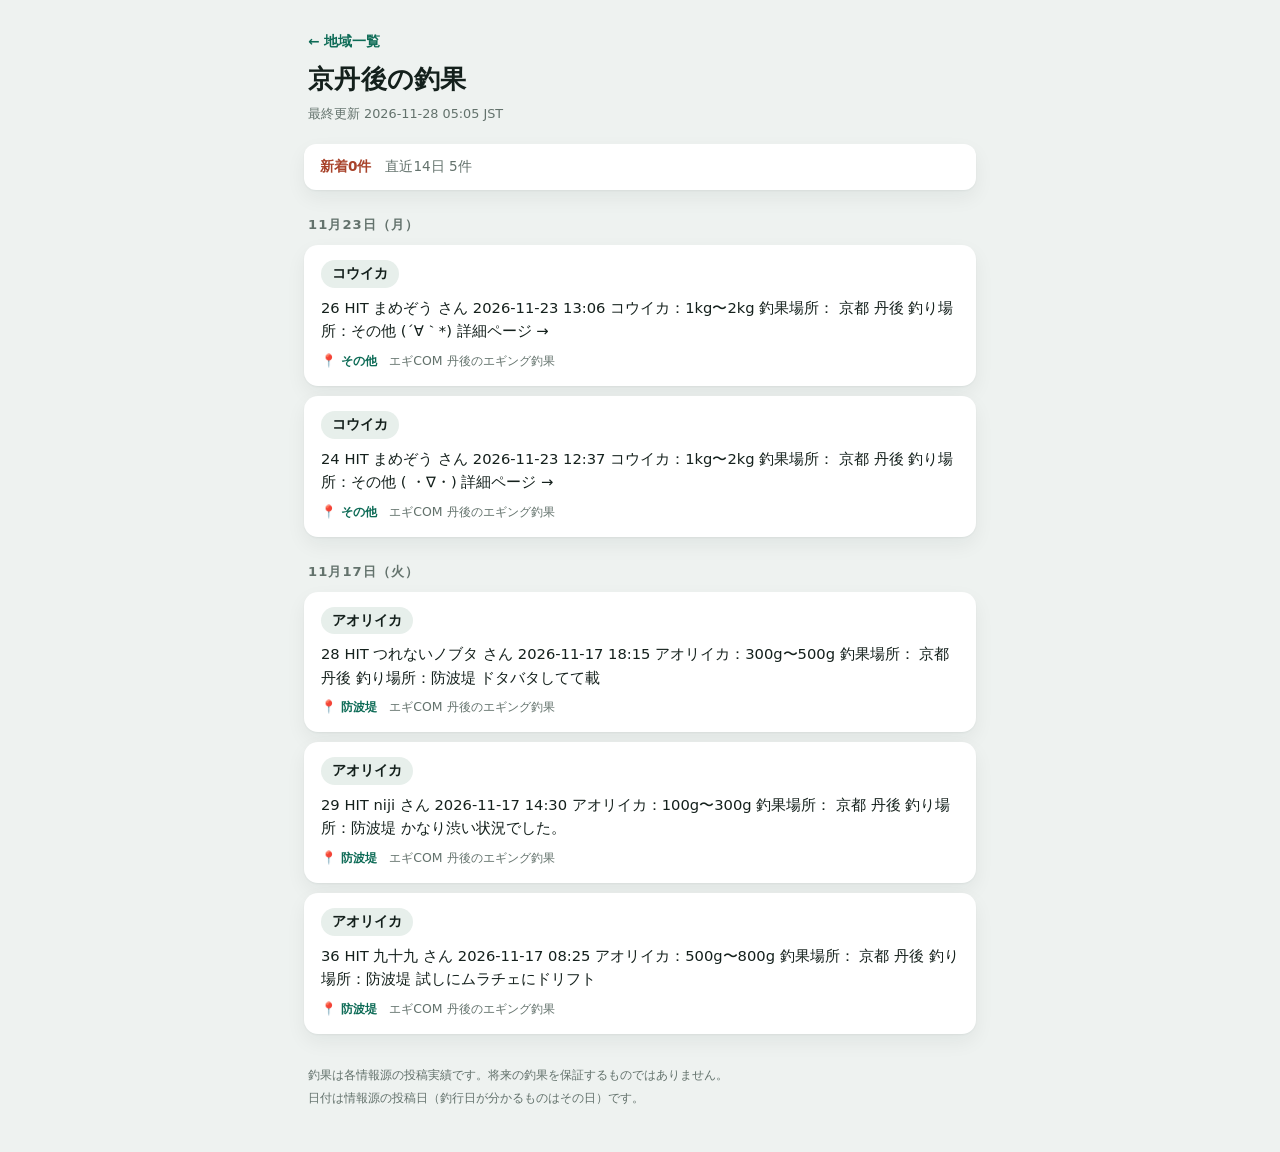
<file: areas/kyotango.html>
<!doctype html><html lang="ja"><head><meta charset="utf-8"><meta name="viewport" content="width=device-width,initial-scale=1"><meta name="color-scheme" content="light dark"><title>京丹後の釣果</title><link rel="stylesheet" href="../assets/style.css"></head><body><main><header class="top"><a class="back" href="../index.html">← 地域一覧</a><h1>京丹後の釣果</h1><p class="stamp">最終更新 2026-11-28 05:05 JST</p></header><p class="counts"><b>新着0件</b><span>直近14日 5件</span></p><h2 class="day">11月23日（月）</h2><div class="list"><a class="catch" href="https://www.yamaria.com/catches/1326949" rel="noopener noreferrer"><p class="fish"><span class="sp">コウイカ</span></p><p class="title">26 HIT まめぞう さん 2026-11-23 13:06 コウイカ：1kg〜2kg 釣果場所： 京都 丹後 釣り場所：その他 (´∀｀*) 詳細ページ →</p><p class="foot"><span class="spot">その他</span><span class="src">エギCOM 丹後のエギング釣果</span></p></a><a class="catch" href="https://www.yamaria.com/catches/1326947" rel="noopener noreferrer"><p class="fish"><span class="sp">コウイカ</span></p><p class="title">24 HIT まめぞう さん 2026-11-23 12:37 コウイカ：1kg〜2kg 釣果場所： 京都 丹後 釣り場所：その他 ( ・∇・) 詳細ページ →</p><p class="foot"><span class="spot">その他</span><span class="src">エギCOM 丹後のエギング釣果</span></p></a></div><h2 class="day">11月17日（火）</h2><div class="list"><a class="catch" href="https://www.yamaria.com/catches/1327110" rel="noopener noreferrer"><p class="fish"><span class="sp">アオリイカ</span></p><p class="title">28 HIT つれないノブタ さん 2026-11-17 18:15 アオリイカ：300g〜500g 釣果場所： 京都 丹後 釣り場所：防波堤 ドタバタしてて載</p><p class="foot"><span class="spot">防波堤</span><span class="src">エギCOM 丹後のエギング釣果</span></p></a><a class="catch" href="https://www.yamaria.com/catches/1325071" rel="noopener noreferrer"><p class="fish"><span class="sp">アオリイカ</span></p><p class="title">29 HIT niji さん 2026-11-17 14:30 アオリイカ：100g〜300g 釣果場所： 京都 丹後 釣り場所：防波堤 かなり渋い状況でした。</p><p class="foot"><span class="spot">防波堤</span><span class="src">エギCOM 丹後のエギング釣果</span></p></a><a class="catch" href="https://www.yamaria.com/catches/1324412" rel="noopener noreferrer"><p class="fish"><span class="sp">アオリイカ</span></p><p class="title">36 HIT 九十九 さん 2026-11-17 08:25 アオリイカ：500g〜800g 釣果場所： 京都 丹後 釣り場所：防波堤 試しにムラチェにドリフト</p><p class="foot"><span class="spot">防波堤</span><span class="src">エギCOM 丹後のエギング釣果</span></p></a></div><footer><p>釣果は各情報源の投稿実績です。将来の釣果を保証するものではありません。</p><p>日付は情報源の投稿日（釣行日が分かるものはその日）です。</p></footer></main></body></html>
</file>
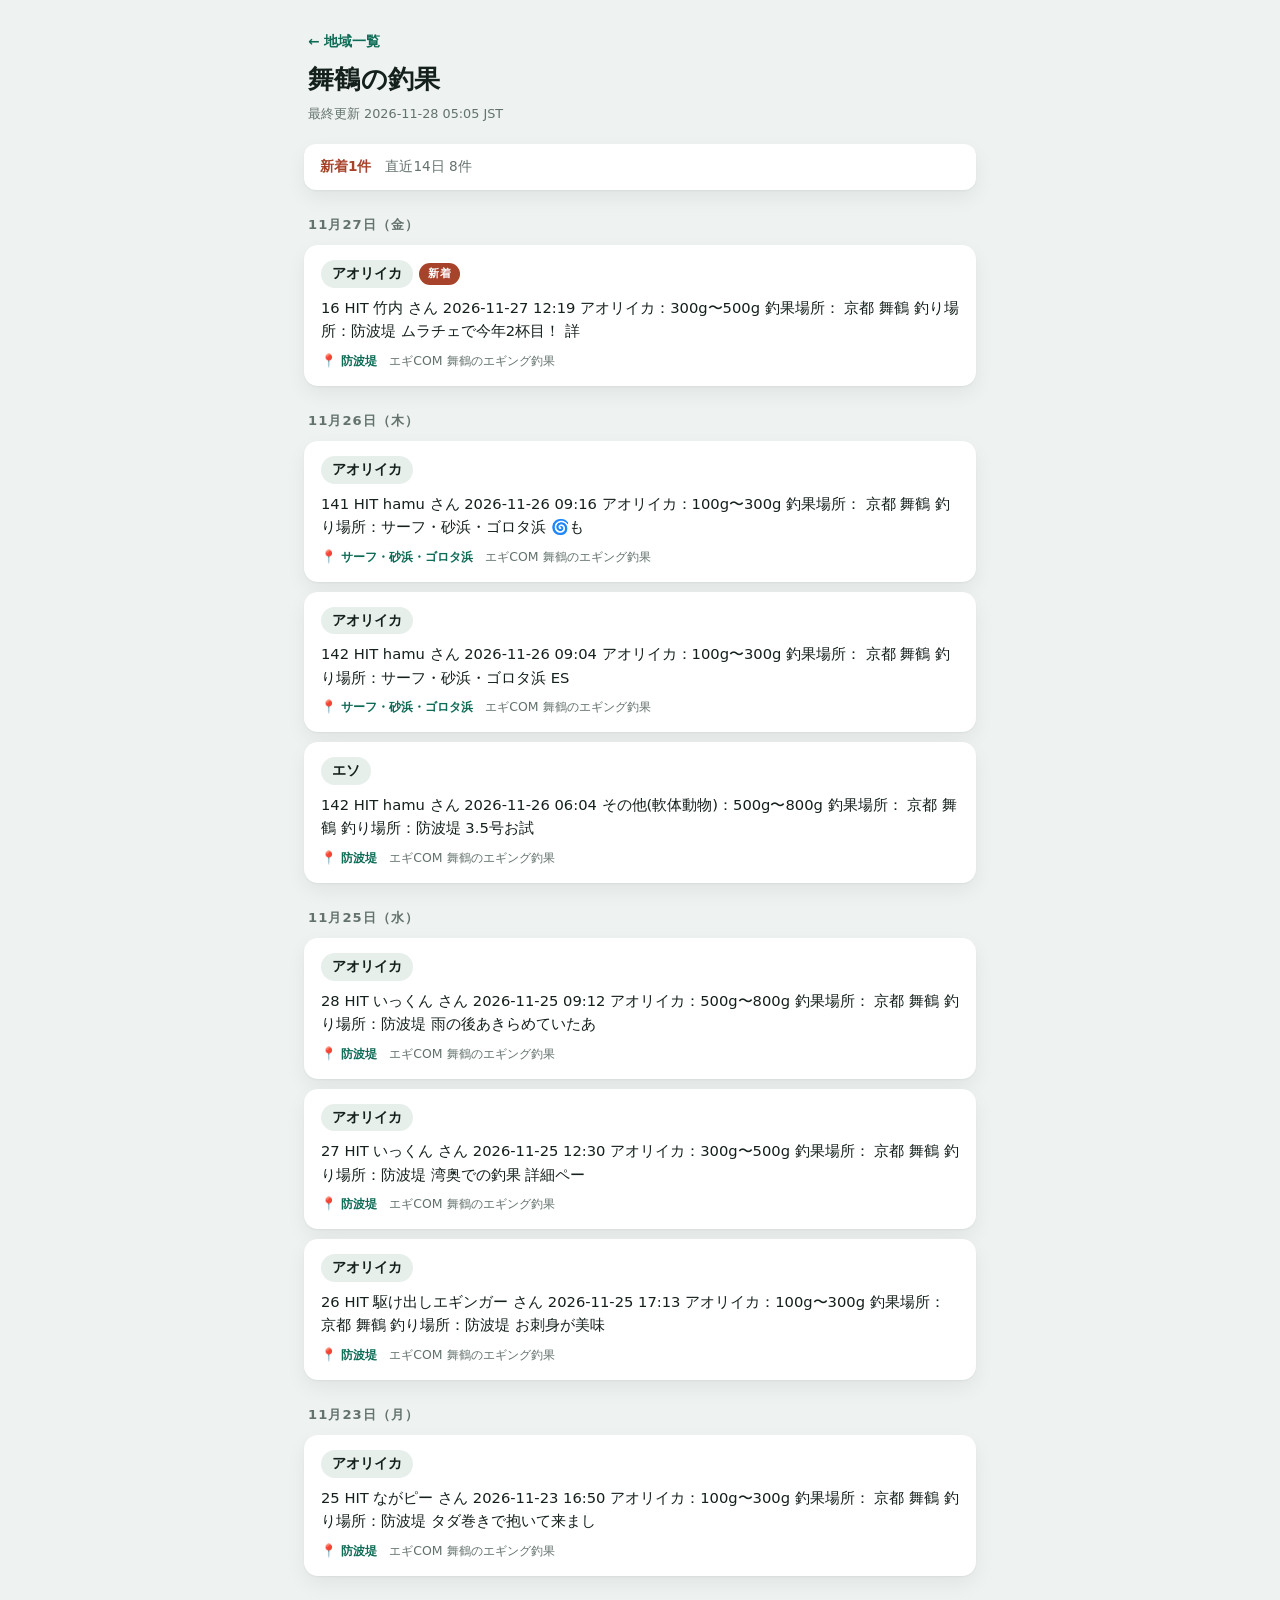
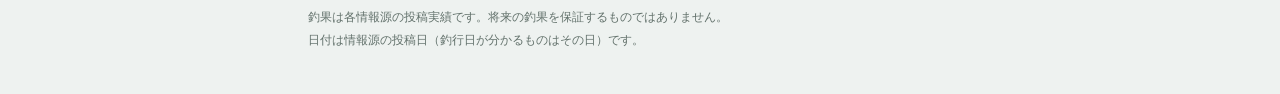
<file: areas/maizuru.html>
<!doctype html><html lang="ja"><head><meta charset="utf-8"><meta name="viewport" content="width=device-width,initial-scale=1"><meta name="color-scheme" content="light dark"><title>舞鶴の釣果</title><link rel="stylesheet" href="../assets/style.css"></head><body><main><header class="top"><a class="back" href="../index.html">← 地域一覧</a><h1>舞鶴の釣果</h1><p class="stamp">最終更新 2026-11-28 05:05 JST</p></header><p class="counts"><b>新着1件</b><span>直近14日 8件</span></p><h2 class="day">11月27日（金）</h2><div class="list"><a class="catch" href="https://www.yamaria.com/catches/1328724" rel="noopener noreferrer"><p class="fish"><span class="sp">アオリイカ</span><span class="new">新着</span></p><p class="title">16 HIT 竹内 さん 2026-11-27 12:19 アオリイカ：300g〜500g 釣果場所： 京都 舞鶴 釣り場所：防波堤 ムラチェで今年2杯目！ 詳</p><p class="foot"><span class="spot">防波堤</span><span class="src">エギCOM 舞鶴のエギング釣果</span></p></a></div><h2 class="day">11月26日（木）</h2><div class="list"><a class="catch" href="https://www.yamaria.com/catches/1328118" rel="noopener noreferrer"><p class="fish"><span class="sp">アオリイカ</span></p><p class="title">141 HIT hamu さん 2026-11-26 09:16 アオリイカ：100g〜300g 釣果場所： 京都 舞鶴 釣り場所：サーフ・砂浜・ゴロタ浜 🌀も</p><p class="foot"><span class="spot">サーフ・砂浜・ゴロタ浜</span><span class="src">エギCOM 舞鶴のエギング釣果</span></p></a><a class="catch" href="https://www.yamaria.com/catches/1328117" rel="noopener noreferrer"><p class="fish"><span class="sp">アオリイカ</span></p><p class="title">142 HIT hamu さん 2026-11-26 09:04 アオリイカ：100g〜300g 釣果場所： 京都 舞鶴 釣り場所：サーフ・砂浜・ゴロタ浜 ES</p><p class="foot"><span class="spot">サーフ・砂浜・ゴロタ浜</span><span class="src">エギCOM 舞鶴のエギング釣果</span></p></a><a class="catch" href="https://www.yamaria.com/catches/1328073" rel="noopener noreferrer"><p class="fish"><span class="sp">エソ</span></p><p class="title">142 HIT hamu さん 2026-11-26 06:04 その他(軟体動物)：500g〜800g 釣果場所： 京都 舞鶴 釣り場所：防波堤 3.5号お試</p><p class="foot"><span class="spot">防波堤</span><span class="src">エギCOM 舞鶴のエギング釣果</span></p></a></div><h2 class="day">11月25日（水）</h2><div class="list"><a class="catch" href="https://www.yamaria.com/catches/1328500" rel="noopener noreferrer"><p class="fish"><span class="sp">アオリイカ</span></p><p class="title">28 HIT いっくん さん 2026-11-25 09:12 アオリイカ：500g〜800g 釣果場所： 京都 舞鶴 釣り場所：防波堤 雨の後あきらめていたあ</p><p class="foot"><span class="spot">防波堤</span><span class="src">エギCOM 舞鶴のエギング釣果</span></p></a><a class="catch" href="https://www.yamaria.com/catches/1328497" rel="noopener noreferrer"><p class="fish"><span class="sp">アオリイカ</span></p><p class="title">27 HIT いっくん さん 2026-11-25 12:30 アオリイカ：300g〜500g 釣果場所： 京都 舞鶴 釣り場所：防波堤 湾奥での釣果 詳細ペー</p><p class="foot"><span class="spot">防波堤</span><span class="src">エギCOM 舞鶴のエギング釣果</span></p></a><a class="catch" href="https://www.yamaria.com/catches/1327826" rel="noopener noreferrer"><p class="fish"><span class="sp">アオリイカ</span></p><p class="title">26 HIT 駆け出しエギンガー さん 2026-11-25 17:13 アオリイカ：100g〜300g 釣果場所： 京都 舞鶴 釣り場所：防波堤 お刺身が美味</p><p class="foot"><span class="spot">防波堤</span><span class="src">エギCOM 舞鶴のエギング釣果</span></p></a></div><h2 class="day">11月23日（月）</h2><div class="list"><a class="catch" href="https://www.yamaria.com/catches/1326980" rel="noopener noreferrer"><p class="fish"><span class="sp">アオリイカ</span></p><p class="title">25 HIT ながピー さん 2026-11-23 16:50 アオリイカ：100g〜300g 釣果場所： 京都 舞鶴 釣り場所：防波堤 タダ巻きで抱いて来まし</p><p class="foot"><span class="spot">防波堤</span><span class="src">エギCOM 舞鶴のエギング釣果</span></p></a></div><footer><p>釣果は各情報源の投稿実績です。将来の釣果を保証するものではありません。</p><p>日付は情報源の投稿日（釣行日が分かるものはその日）です。</p></footer></main></body></html>
</file>
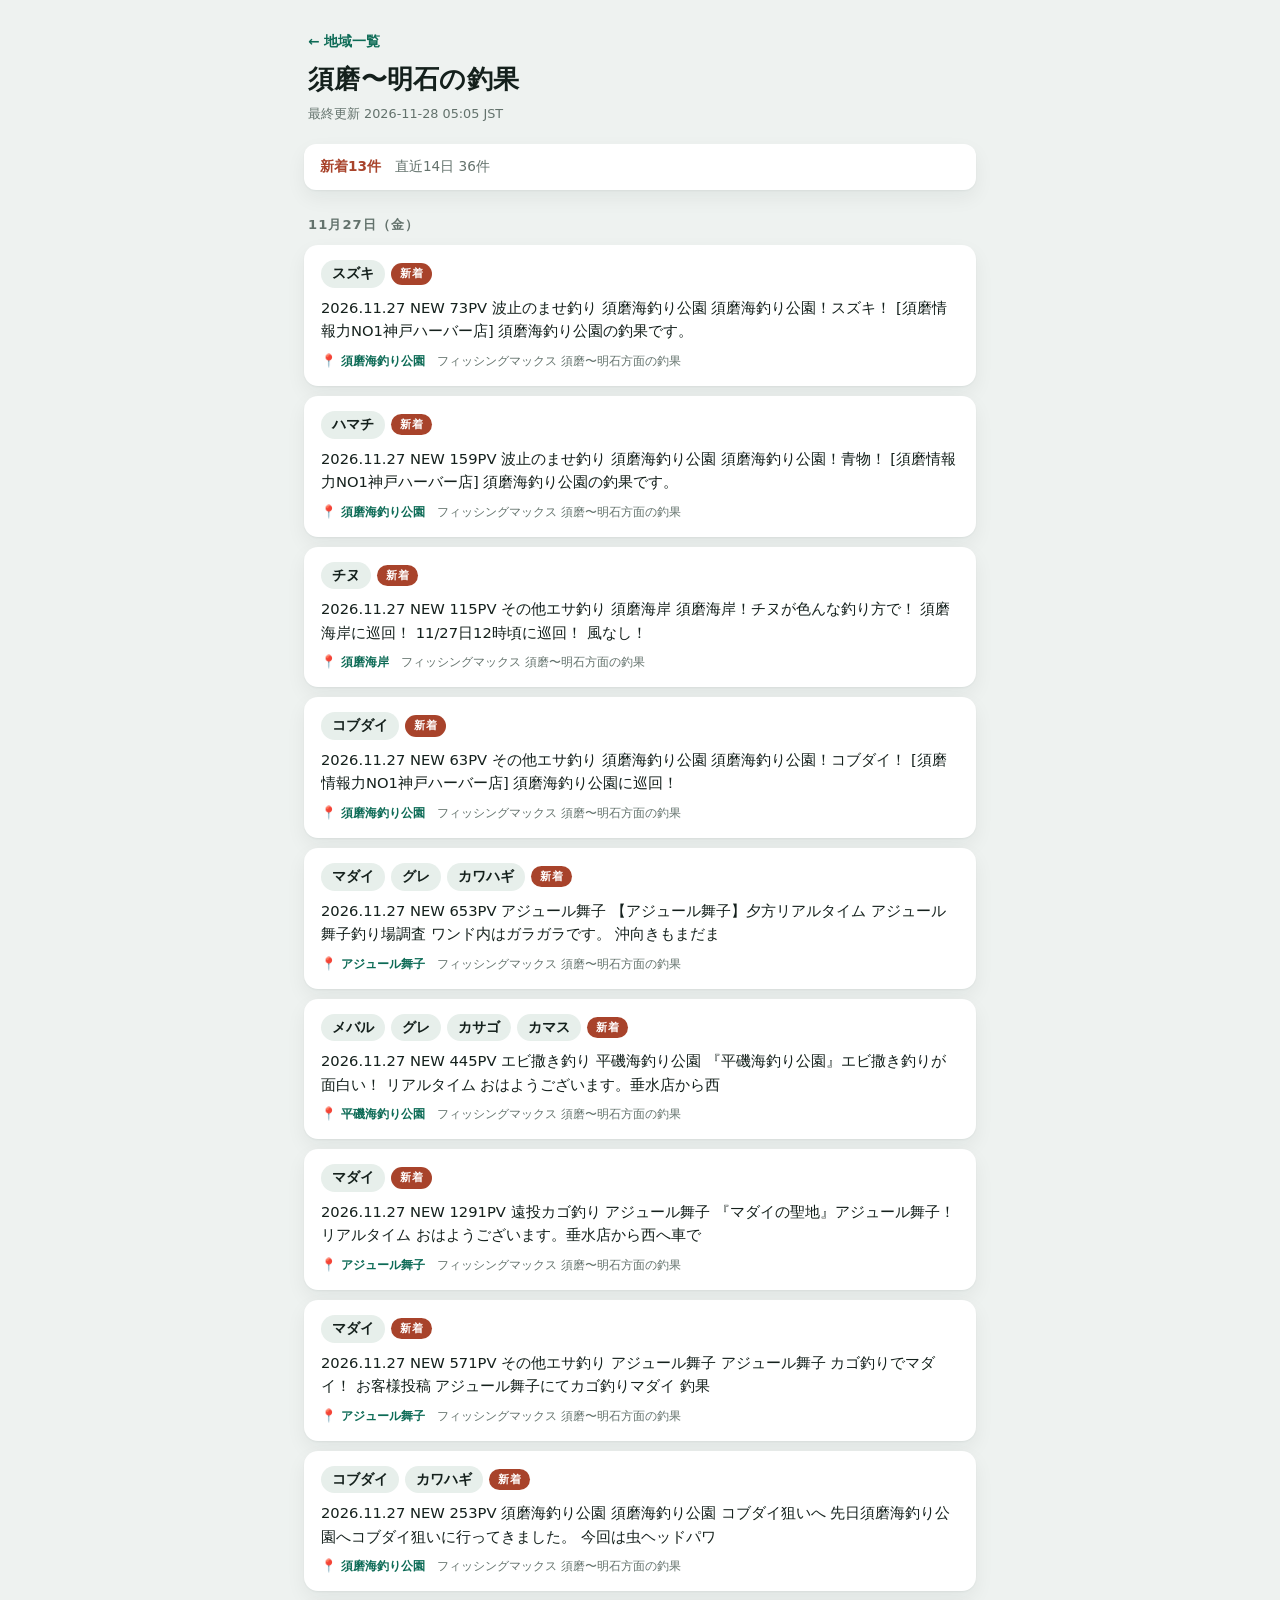
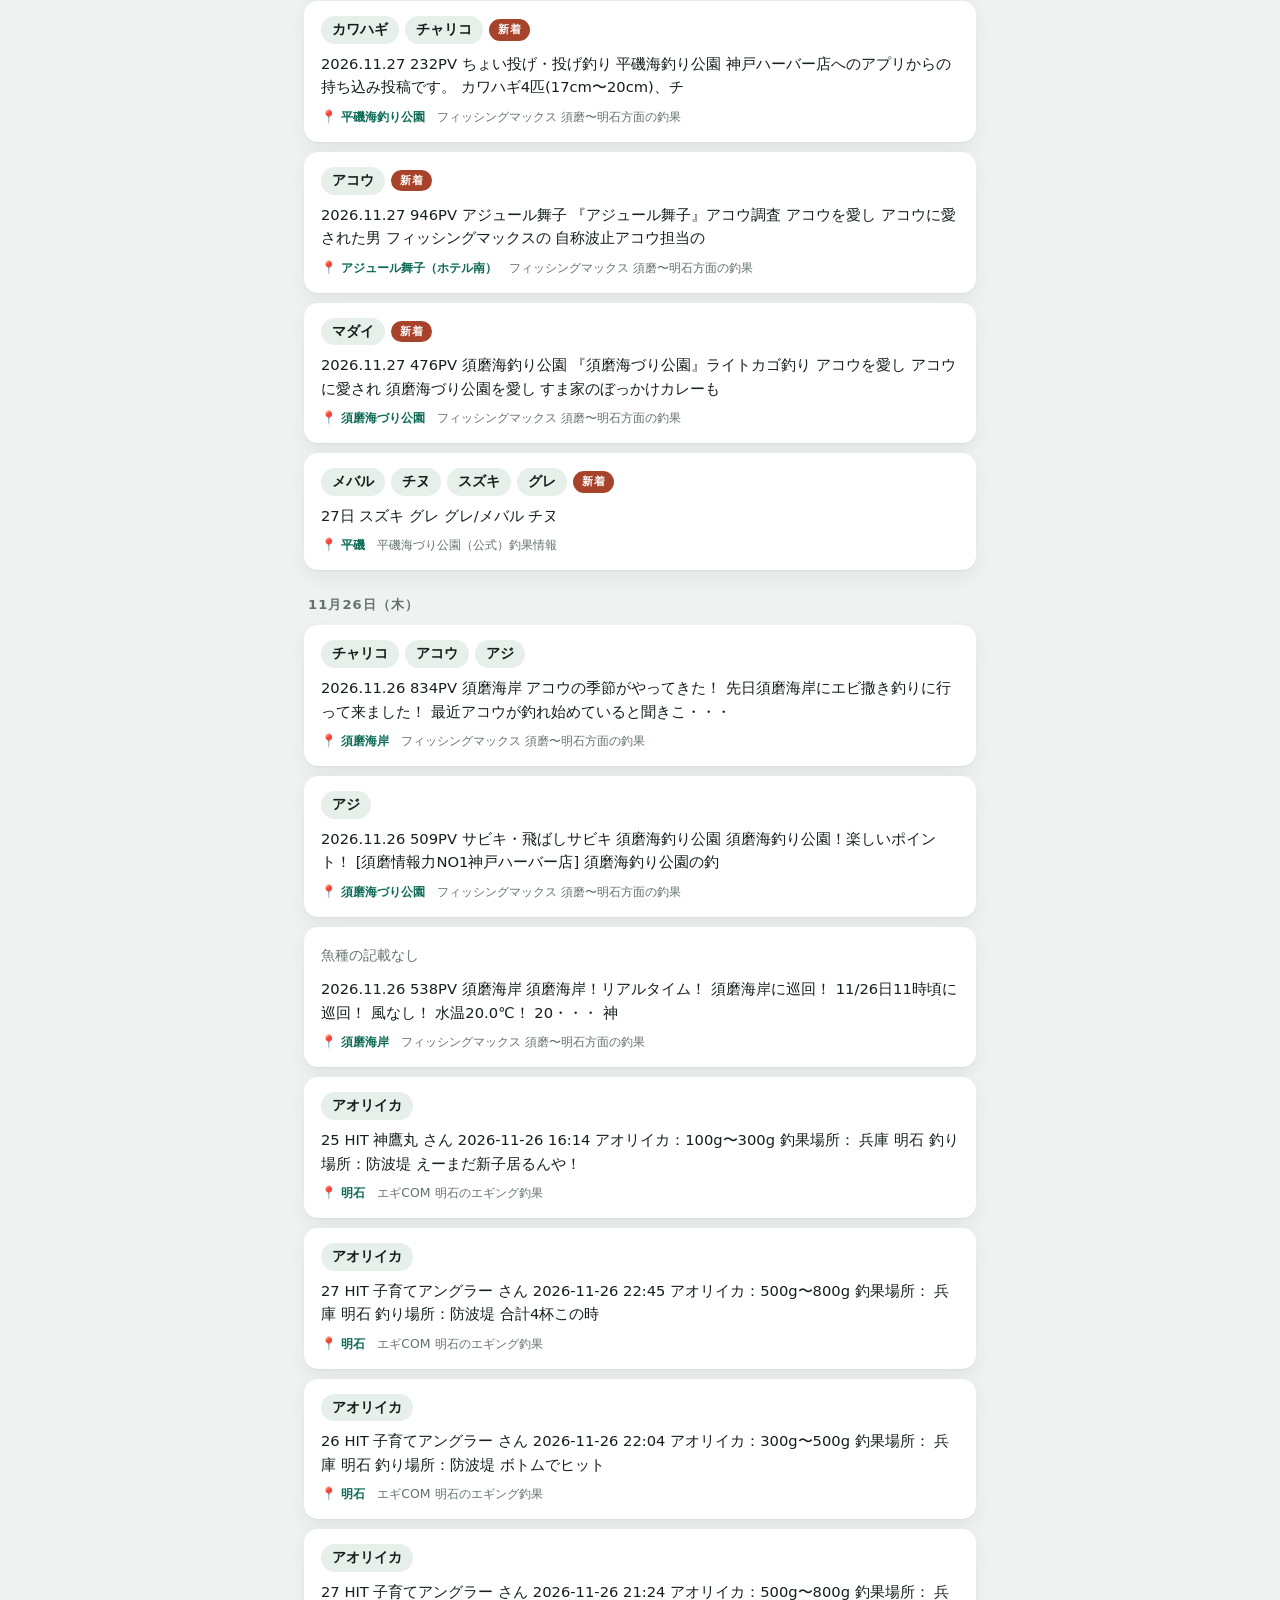
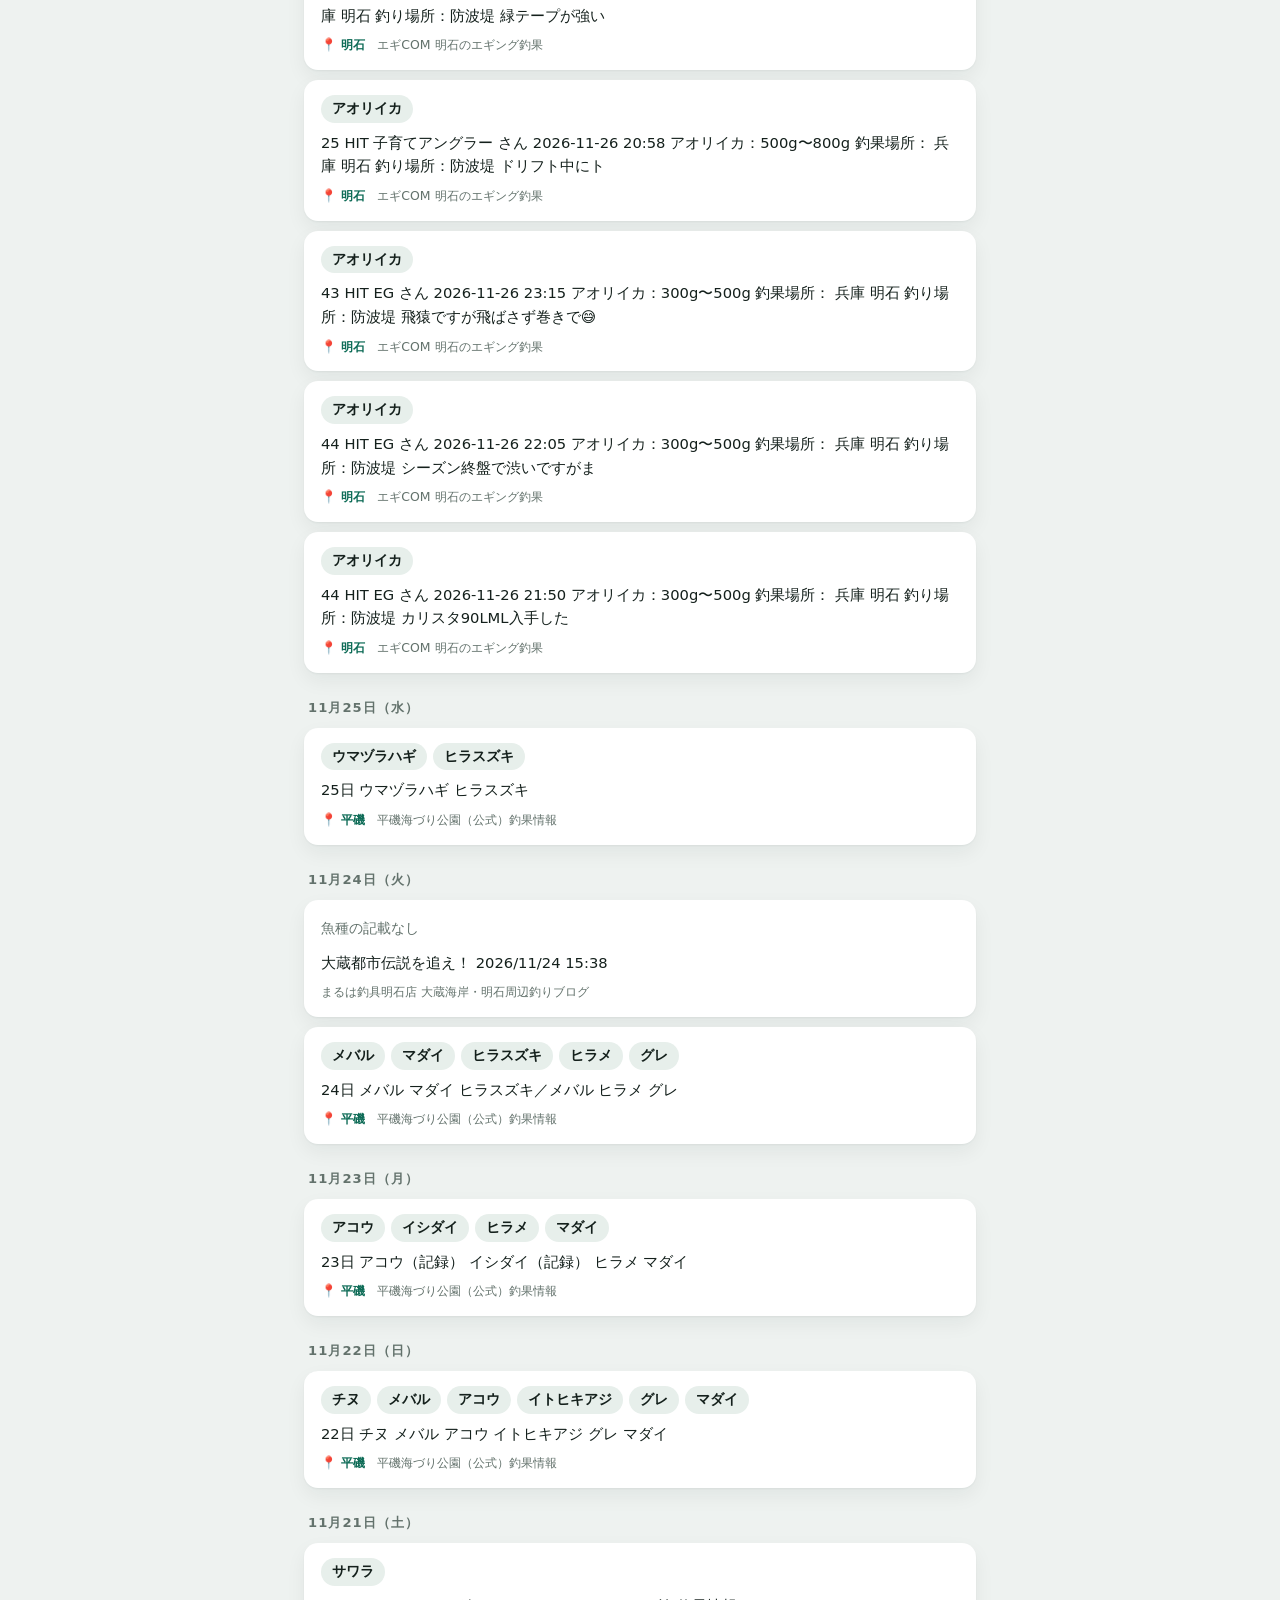
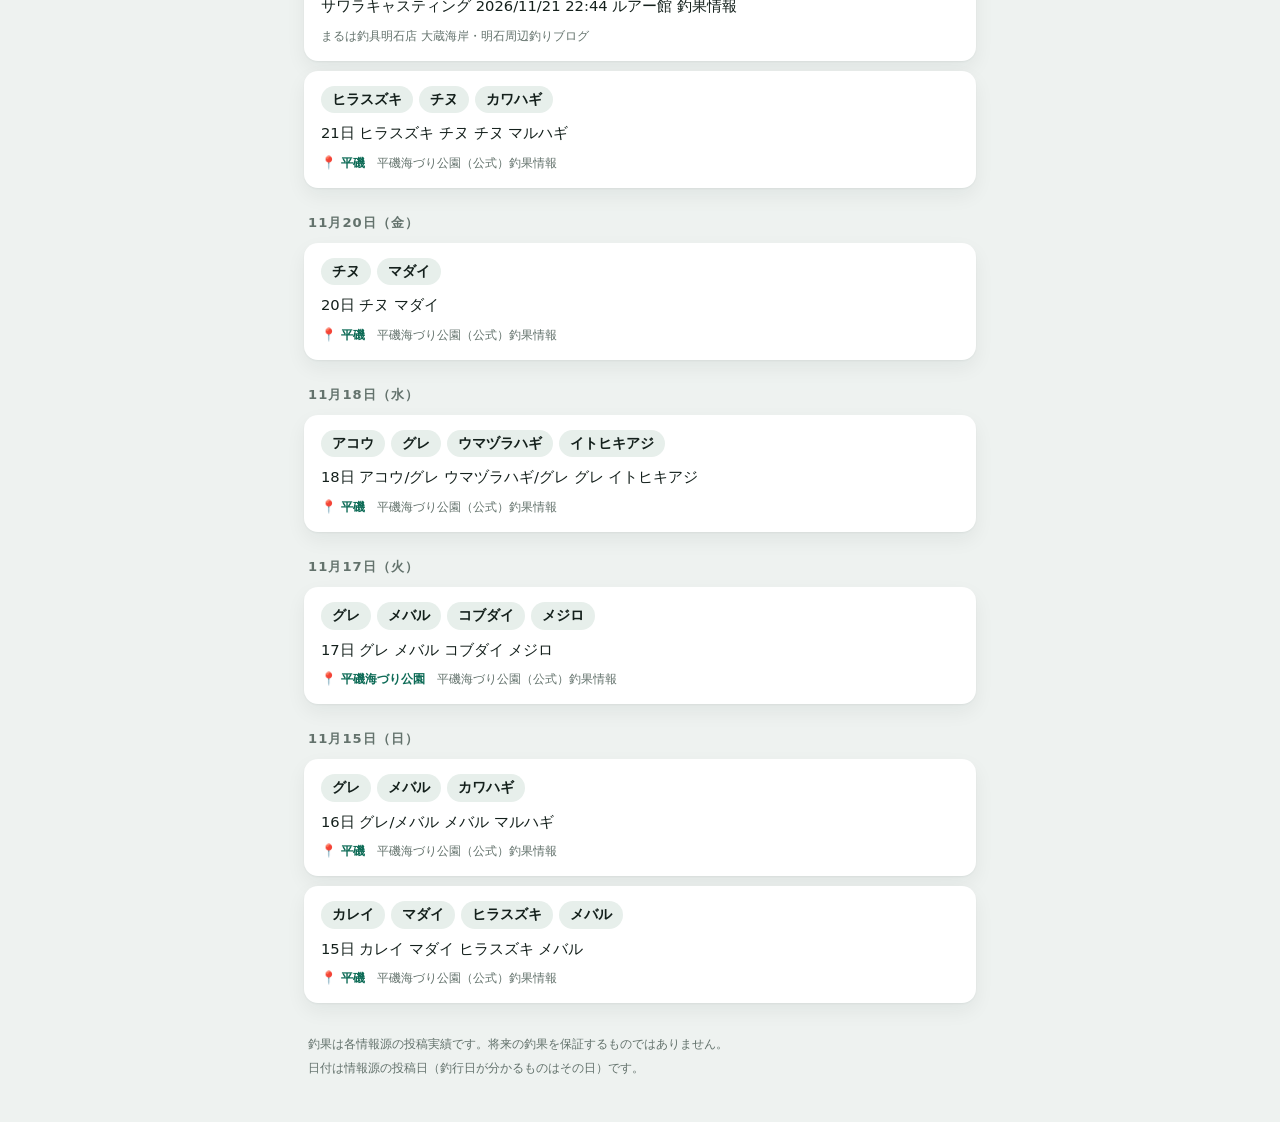
<file: areas/suma_akashi.html>
<!doctype html><html lang="ja"><head><meta charset="utf-8"><meta name="viewport" content="width=device-width,initial-scale=1"><meta name="color-scheme" content="light dark"><title>須磨〜明石の釣果</title><link rel="stylesheet" href="../assets/style.css"></head><body><main><header class="top"><a class="back" href="../index.html">← 地域一覧</a><h1>須磨〜明石の釣果</h1><p class="stamp">最終更新 2026-11-28 05:05 JST</p></header><p class="counts"><b>新着13件</b><span>直近14日 36件</span></p><h2 class="day">11月27日（金）</h2><div class="list"><a class="catch" href="https://fishingmax.co.jp/fishingpost/1717746" rel="noopener noreferrer"><p class="fish"><span class="sp">スズキ</span><span class="new">新着</span></p><p class="title">2026.11.27 NEW 73PV 波止のませ釣り 須磨海釣り公園 須磨海釣り公園！スズキ！ [須磨情報力NO1神戸ハーバー店] 須磨海釣り公園の釣果です。</p><p class="foot"><span class="spot">須磨海釣り公園</span><span class="src">フィッシングマックス 須磨〜明石方面の釣果</span></p></a><a class="catch" href="https://fishingmax.co.jp/fishingpost/1717665" rel="noopener noreferrer"><p class="fish"><span class="sp">ハマチ</span><span class="new">新着</span></p><p class="title">2026.11.27 NEW 159PV 波止のませ釣り 須磨海釣り公園 須磨海釣り公園！青物！ [須磨情報力NO1神戸ハーバー店] 須磨海釣り公園の釣果です。</p><p class="foot"><span class="spot">須磨海釣り公園</span><span class="src">フィッシングマックス 須磨〜明石方面の釣果</span></p></a><a class="catch" href="https://fishingmax.co.jp/fishingpost/1717632" rel="noopener noreferrer"><p class="fish"><span class="sp">チヌ</span><span class="new">新着</span></p><p class="title">2026.11.27 NEW 115PV その他エサ釣り 須磨海岸 須磨海岸！チヌが色んな釣り方で！ 須磨海岸に巡回！ 11/27日12時頃に巡回！ 風なし！</p><p class="foot"><span class="spot">須磨海岸</span><span class="src">フィッシングマックス 須磨〜明石方面の釣果</span></p></a><a class="catch" href="https://fishingmax.co.jp/fishingpost/1717627" rel="noopener noreferrer"><p class="fish"><span class="sp">コブダイ</span><span class="new">新着</span></p><p class="title">2026.11.27 NEW 63PV その他エサ釣り 須磨海釣り公園 須磨海釣り公園！コブダイ！ [須磨情報力NO1神戸ハーバー店] 須磨海釣り公園に巡回！</p><p class="foot"><span class="spot">須磨海釣り公園</span><span class="src">フィッシングマックス 須磨〜明石方面の釣果</span></p></a><a class="catch" href="https://fishingmax.co.jp/fishingpost/1717603" rel="noopener noreferrer"><p class="fish"><span class="sp">マダイ</span><span class="sp">グレ</span><span class="sp">カワハギ</span><span class="new">新着</span></p><p class="title">2026.11.27 NEW 653PV アジュール舞子 【アジュール舞子】夕方リアルタイム アジュール舞子釣り場調査 ワンド内はガラガラです。 沖向きもまだま</p><p class="foot"><span class="spot">アジュール舞子</span><span class="src">フィッシングマックス 須磨〜明石方面の釣果</span></p></a><a class="catch" href="https://fishingmax.co.jp/fishingpost/1717433" rel="noopener noreferrer"><p class="fish"><span class="sp">メバル</span><span class="sp">グレ</span><span class="sp">カサゴ</span><span class="sp">カマス</span><span class="new">新着</span></p><p class="title">2026.11.27 NEW 445PV エビ撒き釣り 平磯海釣り公園 『平磯海釣り公園』エビ撒き釣りが面白い！ リアルタイム おはようございます。垂水店から西</p><p class="foot"><span class="spot">平磯海釣り公園</span><span class="src">フィッシングマックス 須磨〜明石方面の釣果</span></p></a><a class="catch" href="https://fishingmax.co.jp/fishingpost/1717429" rel="noopener noreferrer"><p class="fish"><span class="sp">マダイ</span><span class="new">新着</span></p><p class="title">2026.11.27 NEW 1291PV 遠投カゴ釣り アジュール舞子 『マダイの聖地』アジュール舞子！ リアルタイム おはようございます。垂水店から西へ車で</p><p class="foot"><span class="spot">アジュール舞子</span><span class="src">フィッシングマックス 須磨〜明石方面の釣果</span></p></a><a class="catch" href="https://fishingmax.co.jp/fishingpost/1717205" rel="noopener noreferrer"><p class="fish"><span class="sp">マダイ</span><span class="new">新着</span></p><p class="title">2026.11.27 NEW 571PV その他エサ釣り アジュール舞子 アジュール舞子 カゴ釣りでマダイ！ お客様投稿 アジュール舞子にてカゴ釣りマダイ 釣果</p><p class="foot"><span class="spot">アジュール舞子</span><span class="src">フィッシングマックス 須磨〜明石方面の釣果</span></p></a><a class="catch" href="https://fishingmax.co.jp/fishingpost/1717375" rel="noopener noreferrer"><p class="fish"><span class="sp">コブダイ</span><span class="sp">カワハギ</span><span class="new">新着</span></p><p class="title">2026.11.27 NEW 253PV 須磨海釣り公園 須磨海釣り公園 コブダイ狙いへ 先日須磨海釣り公園へコブダイ狙いに行ってきました。 今回は虫ヘッドパワ</p><p class="foot"><span class="spot">須磨海釣り公園</span><span class="src">フィッシングマックス 須磨〜明石方面の釣果</span></p></a><a class="catch" href="https://fishingmax.co.jp/fishingpost/1717199" rel="noopener noreferrer"><p class="fish"><span class="sp">カワハギ</span><span class="sp">チャリコ</span><span class="new">新着</span></p><p class="title">2026.11.27 232PV ちょい投げ・投げ釣り 平磯海釣り公園 神戸ハーバー店へのアプリからの持ち込み投稿です。 カワハギ4匹(17cm〜20cm)、チ</p><p class="foot"><span class="spot">平磯海釣り公園</span><span class="src">フィッシングマックス 須磨〜明石方面の釣果</span></p></a><a class="catch" href="https://fishingmax.co.jp/fishingpost/1717301" rel="noopener noreferrer"><p class="fish"><span class="sp">アコウ</span><span class="new">新着</span></p><p class="title">2026.11.27 946PV アジュール舞子 『アジュール舞子』アコウ調査 アコウを愛し アコウに愛された男 フィッシングマックスの 自称波止アコウ担当の</p><p class="foot"><span class="spot">アジュール舞子（ホテル南）</span><span class="src">フィッシングマックス 須磨〜明石方面の釣果</span></p></a><a class="catch" href="https://fishingmax.co.jp/fishingpost/1717293" rel="noopener noreferrer"><p class="fish"><span class="sp">マダイ</span><span class="new">新着</span></p><p class="title">2026.11.27 476PV 須磨海釣り公園 『須磨海づり公園』ライトカゴ釣り アコウを愛し アコウに愛され 須磨海づり公園を愛し すま家のぼっかけカレーも</p><p class="foot"><span class="spot">須磨海づり公園</span><span class="src">フィッシングマックス 須磨〜明石方面の釣果</span></p></a><a class="catch" href="https://kobeumiduri.jp/fishresult/2026%e5%b9%b411%e6%9c%8827%e6%97%a5%e9%87%91" rel="noopener noreferrer"><p class="fish"><span class="sp">メバル</span><span class="sp">チヌ</span><span class="sp">スズキ</span><span class="sp">グレ</span><span class="new">新着</span></p><p class="title">27日 スズキ グレ グレ/メバル チヌ</p><p class="foot"><span class="spot">平磯</span><span class="src">平磯海づり公園（公式）釣果情報</span></p></a></div><h2 class="day">11月26日（木）</h2><div class="list"><a class="catch" href="https://fishingmax.co.jp/fishingpost/1717219" rel="noopener noreferrer"><p class="fish"><span class="sp">チャリコ</span><span class="sp">アコウ</span><span class="sp">アジ</span></p><p class="title">2026.11.26 834PV 須磨海岸 アコウの季節がやってきた！ 先日須磨海岸にエビ撒き釣りに行って来ました！ 最近アコウが釣れ始めていると聞きこ・・・</p><p class="foot"><span class="spot">須磨海岸</span><span class="src">フィッシングマックス 須磨〜明石方面の釣果</span></p></a><a class="catch" href="https://fishingmax.co.jp/fishingpost/1717261" rel="noopener noreferrer"><p class="fish"><span class="sp">アジ</span></p><p class="title">2026.11.26 509PV サビキ・飛ばしサビキ 須磨海釣り公園 須磨海釣り公園！楽しいポイント！ [須磨情報力NO1神戸ハーバー店] 須磨海釣り公園の釣</p><p class="foot"><span class="spot">須磨海づり公園</span><span class="src">フィッシングマックス 須磨〜明石方面の釣果</span></p></a><a class="catch" href="https://fishingmax.co.jp/fishingpost/1717255" rel="noopener noreferrer"><p class="fish"><span class="sp none">魚種の記載なし</span></p><p class="title">2026.11.26 538PV 須磨海岸 須磨海岸！リアルタイム！ 須磨海岸に巡回！ 11/26日11時頃に巡回！ 風なし！ 水温20.0℃！ 20・・・ 神</p><p class="foot"><span class="spot">須磨海岸</span><span class="src">フィッシングマックス 須磨〜明石方面の釣果</span></p></a><a class="catch" href="https://www.yamaria.com/catches/1328628" rel="noopener noreferrer"><p class="fish"><span class="sp">アオリイカ</span></p><p class="title">25 HIT 神鷹丸 さん 2026-11-26 16:14 アオリイカ：100g〜300g 釣果場所： 兵庫 明石 釣り場所：防波堤 えーまだ新子居るんや！ </p><p class="foot"><span class="spot">明石</span><span class="src">エギCOM 明石のエギング釣果</span></p></a><a class="catch" href="https://www.yamaria.com/catches/1328543" rel="noopener noreferrer"><p class="fish"><span class="sp">アオリイカ</span></p><p class="title">27 HIT 子育てアングラー さん 2026-11-26 22:45 アオリイカ：500g〜800g 釣果場所： 兵庫 明石 釣り場所：防波堤 合計4杯この時</p><p class="foot"><span class="spot">明石</span><span class="src">エギCOM 明石のエギング釣果</span></p></a><a class="catch" href="https://www.yamaria.com/catches/1328541" rel="noopener noreferrer"><p class="fish"><span class="sp">アオリイカ</span></p><p class="title">26 HIT 子育てアングラー さん 2026-11-26 22:04 アオリイカ：300g〜500g 釣果場所： 兵庫 明石 釣り場所：防波堤 ボトムでヒット</p><p class="foot"><span class="spot">明石</span><span class="src">エギCOM 明石のエギング釣果</span></p></a><a class="catch" href="https://www.yamaria.com/catches/1328539" rel="noopener noreferrer"><p class="fish"><span class="sp">アオリイカ</span></p><p class="title">27 HIT 子育てアングラー さん 2026-11-26 21:24 アオリイカ：500g〜800g 釣果場所： 兵庫 明石 釣り場所：防波堤 緑テープが強い</p><p class="foot"><span class="spot">明石</span><span class="src">エギCOM 明石のエギング釣果</span></p></a><a class="catch" href="https://www.yamaria.com/catches/1328538" rel="noopener noreferrer"><p class="fish"><span class="sp">アオリイカ</span></p><p class="title">25 HIT 子育てアングラー さん 2026-11-26 20:58 アオリイカ：500g〜800g 釣果場所： 兵庫 明石 釣り場所：防波堤 ドリフト中にト</p><p class="foot"><span class="spot">明石</span><span class="src">エギCOM 明石のエギング釣果</span></p></a><a class="catch" href="https://www.yamaria.com/catches/1328480" rel="noopener noreferrer"><p class="fish"><span class="sp">アオリイカ</span></p><p class="title">43 HIT EG さん 2026-11-26 23:15 アオリイカ：300g〜500g 釣果場所： 兵庫 明石 釣り場所：防波堤 飛猿ですが飛ばさず巻きで😅</p><p class="foot"><span class="spot">明石</span><span class="src">エギCOM 明石のエギング釣果</span></p></a><a class="catch" href="https://www.yamaria.com/catches/1328479" rel="noopener noreferrer"><p class="fish"><span class="sp">アオリイカ</span></p><p class="title">44 HIT EG さん 2026-11-26 22:05 アオリイカ：300g〜500g 釣果場所： 兵庫 明石 釣り場所：防波堤 シーズン終盤で渋いですがま</p><p class="foot"><span class="spot">明石</span><span class="src">エギCOM 明石のエギング釣果</span></p></a><a class="catch" href="https://www.yamaria.com/catches/1328477" rel="noopener noreferrer"><p class="fish"><span class="sp">アオリイカ</span></p><p class="title">44 HIT EG さん 2026-11-26 21:50 アオリイカ：300g〜500g 釣果場所： 兵庫 明石 釣り場所：防波堤 カリスタ90LML入手した</p><p class="foot"><span class="spot">明石</span><span class="src">エギCOM 明石のエギング釣果</span></p></a></div><h2 class="day">11月25日（水）</h2><div class="list"><a class="catch" href="https://kobeumiduri.jp/fishresult/2026%e5%b9%b411%e6%9c%8825%e6%97%a5%e6%b0%b4" rel="noopener noreferrer"><p class="fish"><span class="sp">ウマヅラハギ</span><span class="sp">ヒラスズキ</span></p><p class="title">25日 ウマヅラハギ ヒラスズキ</p><p class="foot"><span class="spot">平磯</span><span class="src">平磯海づり公園（公式）釣果情報</span></p></a></div><h2 class="day">11月24日（火）</h2><div class="list"><a class="catch" href="https://anglers.lekumo.biz/akashi/2026/11/post-2567.html" rel="noopener noreferrer"><p class="fish"><span class="sp none">魚種の記載なし</span></p><p class="title">大蔵都市伝説を追え！ 2026/11/24 15:38</p><p class="foot"><span class="src">まるは釣具明石店 大蔵海岸・明石周辺釣りブログ</span></p></a><a class="catch" href="https://kobeumiduri.jp/fishresult/2026%e5%b9%b411%e6%9c%8824%e6%97%a5%e7%81%ab" rel="noopener noreferrer"><p class="fish"><span class="sp">メバル</span><span class="sp">マダイ</span><span class="sp">ヒラスズキ</span><span class="sp">ヒラメ</span><span class="sp">グレ</span></p><p class="title">24日 メバル マダイ ヒラスズキ／メバル ヒラメ グレ</p><p class="foot"><span class="spot">平磯</span><span class="src">平磯海づり公園（公式）釣果情報</span></p></a></div><h2 class="day">11月23日（月）</h2><div class="list"><a class="catch" href="https://kobeumiduri.jp/fishresult/2026%e5%b9%b411%e6%9c%8823%e6%97%a5%e6%9c%88" rel="noopener noreferrer"><p class="fish"><span class="sp">アコウ</span><span class="sp">イシダイ</span><span class="sp">ヒラメ</span><span class="sp">マダイ</span></p><p class="title">23日 アコウ（記録） イシダイ（記録） ヒラメ マダイ</p><p class="foot"><span class="spot">平磯</span><span class="src">平磯海づり公園（公式）釣果情報</span></p></a></div><h2 class="day">11月22日（日）</h2><div class="list"><a class="catch" href="https://kobeumiduri.jp/fishresult/2026%e5%b9%b411%e6%9c%8822%e6%97%a5%e6%97%a5" rel="noopener noreferrer"><p class="fish"><span class="sp">チヌ</span><span class="sp">メバル</span><span class="sp">アコウ</span><span class="sp">イトヒキアジ</span><span class="sp">グレ</span><span class="sp">マダイ</span></p><p class="title">22日 チヌ メバル アコウ イトヒキアジ グレ マダイ</p><p class="foot"><span class="spot">平磯</span><span class="src">平磯海づり公園（公式）釣果情報</span></p></a></div><h2 class="day">11月21日（土）</h2><div class="list"><a class="catch" href="https://anglers.lekumo.biz/akashi/2026/11/post-d283.html" rel="noopener noreferrer"><p class="fish"><span class="sp">サワラ</span></p><p class="title">サワラキャスティング 2026/11/21 22:44 ルアー館 釣果情報</p><p class="foot"><span class="src">まるは釣具明石店 大蔵海岸・明石周辺釣りブログ</span></p></a><a class="catch" href="https://kobeumiduri.jp/fishresult/2026%e5%b9%b411%e6%9c%8821%e6%97%a5%e5%9c%9f" rel="noopener noreferrer"><p class="fish"><span class="sp">ヒラスズキ</span><span class="sp">チヌ</span><span class="sp">カワハギ</span></p><p class="title">21日 ヒラスズキ チヌ チヌ マルハギ</p><p class="foot"><span class="spot">平磯</span><span class="src">平磯海づり公園（公式）釣果情報</span></p></a></div><h2 class="day">11月20日（金）</h2><div class="list"><a class="catch" href="https://kobeumiduri.jp/fishresult/2026%e5%b9%b411%e6%9c%8820%e6%97%a5%e9%87%91" rel="noopener noreferrer"><p class="fish"><span class="sp">チヌ</span><span class="sp">マダイ</span></p><p class="title">20日 チヌ マダイ</p><p class="foot"><span class="spot">平磯</span><span class="src">平磯海づり公園（公式）釣果情報</span></p></a></div><h2 class="day">11月18日（水）</h2><div class="list"><a class="catch" href="https://kobeumiduri.jp/fishresult/2026%e5%b9%b411%e6%9c%8818%e6%97%a5%e6%b0%b4" rel="noopener noreferrer"><p class="fish"><span class="sp">アコウ</span><span class="sp">グレ</span><span class="sp">ウマヅラハギ</span><span class="sp">イトヒキアジ</span></p><p class="title">18日 アコウ/グレ ウマヅラハギ/グレ グレ イトヒキアジ</p><p class="foot"><span class="spot">平磯</span><span class="src">平磯海づり公園（公式）釣果情報</span></p></a></div><h2 class="day">11月17日（火）</h2><div class="list"><a class="catch" href="https://kobeumiduri.jp/fishresult/2026%e5%b9%b411%e6%9c%8817%e6%97%a5%e7%81%ab" rel="noopener noreferrer"><p class="fish"><span class="sp">グレ</span><span class="sp">メバル</span><span class="sp">コブダイ</span><span class="sp">メジロ</span></p><p class="title">17日 グレ メバル コブダイ メジロ</p><p class="foot"><span class="spot">平磯海づり公園</span><span class="src">平磯海づり公園（公式）釣果情報</span></p></a></div><h2 class="day">11月15日（日）</h2><div class="list"><a class="catch" href="https://kobeumiduri.jp/fishresult/2026%e5%b9%b411%e6%9c%8815%e6%97%a5%e6%9c%88" rel="noopener noreferrer"><p class="fish"><span class="sp">グレ</span><span class="sp">メバル</span><span class="sp">カワハギ</span></p><p class="title">16日 グレ/メバル メバル マルハギ</p><p class="foot"><span class="spot">平磯</span><span class="src">平磯海づり公園（公式）釣果情報</span></p></a><a class="catch" href="https://kobeumiduri.jp/fishresult/2026%e5%b9%b411%e6%9c%8815%e6%97%a5%e6%97%a5" rel="noopener noreferrer"><p class="fish"><span class="sp">カレイ</span><span class="sp">マダイ</span><span class="sp">ヒラスズキ</span><span class="sp">メバル</span></p><p class="title">15日 カレイ マダイ ヒラスズキ メバル</p><p class="foot"><span class="spot">平磯</span><span class="src">平磯海づり公園（公式）釣果情報</span></p></a></div><footer><p>釣果は各情報源の投稿実績です。将来の釣果を保証するものではありません。</p><p>日付は情報源の投稿日（釣行日が分かるものはその日）です。</p></footer></main></body></html>
</file>
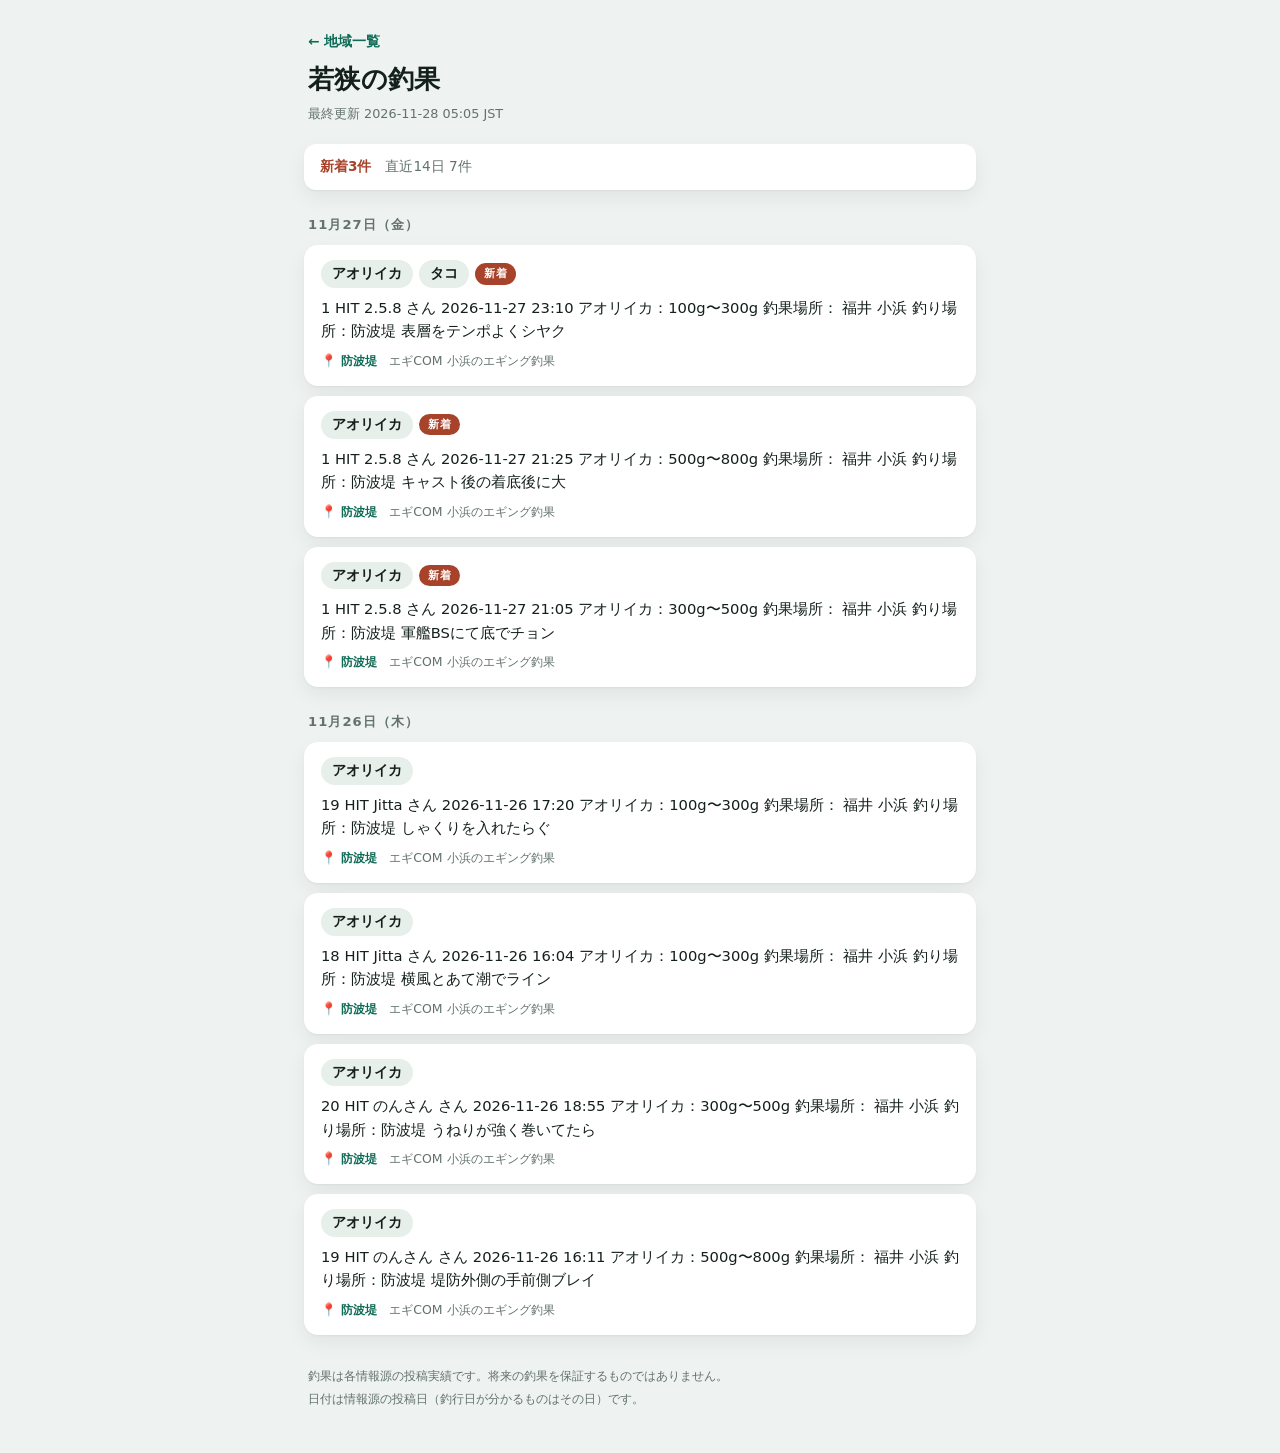
<file: areas/wakasa.html>
<!doctype html><html lang="ja"><head><meta charset="utf-8"><meta name="viewport" content="width=device-width,initial-scale=1"><meta name="color-scheme" content="light dark"><title>若狭の釣果</title><link rel="stylesheet" href="../assets/style.css"></head><body><main><header class="top"><a class="back" href="../index.html">← 地域一覧</a><h1>若狭の釣果</h1><p class="stamp">最終更新 2026-11-28 05:05 JST</p></header><p class="counts"><b>新着3件</b><span>直近14日 7件</span></p><h2 class="day">11月27日（金）</h2><div class="list"><a class="catch" href="https://www.yamaria.com/catches/1329000" rel="noopener noreferrer"><p class="fish"><span class="sp">アオリイカ</span><span class="sp">タコ</span><span class="new">新着</span></p><p class="title">1 HIT 2.5.8 さん 2026-11-27 23:10 アオリイカ：100g〜300g 釣果場所： 福井 小浜 釣り場所：防波堤 表層をテンポよくシヤク</p><p class="foot"><span class="spot">防波堤</span><span class="src">エギCOM 小浜のエギング釣果</span></p></a><a class="catch" href="https://www.yamaria.com/catches/1328995" rel="noopener noreferrer"><p class="fish"><span class="sp">アオリイカ</span><span class="new">新着</span></p><p class="title">1 HIT 2.5.8 さん 2026-11-27 21:25 アオリイカ：500g〜800g 釣果場所： 福井 小浜 釣り場所：防波堤 キャスト後の着底後に大</p><p class="foot"><span class="spot">防波堤</span><span class="src">エギCOM 小浜のエギング釣果</span></p></a><a class="catch" href="https://www.yamaria.com/catches/1328991" rel="noopener noreferrer"><p class="fish"><span class="sp">アオリイカ</span><span class="new">新着</span></p><p class="title">1 HIT 2.5.8 さん 2026-11-27 21:05 アオリイカ：300g〜500g 釣果場所： 福井 小浜 釣り場所：防波堤 軍艦BSにて底でチョン</p><p class="foot"><span class="spot">防波堤</span><span class="src">エギCOM 小浜のエギング釣果</span></p></a></div><h2 class="day">11月26日（木）</h2><div class="list"><a class="catch" href="https://www.yamaria.com/catches/1328579" rel="noopener noreferrer"><p class="fish"><span class="sp">アオリイカ</span></p><p class="title">19 HIT Jitta さん 2026-11-26 17:20 アオリイカ：100g〜300g 釣果場所： 福井 小浜 釣り場所：防波堤 しゃくりを入れたらぐ</p><p class="foot"><span class="spot">防波堤</span><span class="src">エギCOM 小浜のエギング釣果</span></p></a><a class="catch" href="https://www.yamaria.com/catches/1328575" rel="noopener noreferrer"><p class="fish"><span class="sp">アオリイカ</span></p><p class="title">18 HIT Jitta さん 2026-11-26 16:04 アオリイカ：100g〜300g 釣果場所： 福井 小浜 釣り場所：防波堤 横風とあて潮でライン</p><p class="foot"><span class="spot">防波堤</span><span class="src">エギCOM 小浜のエギング釣果</span></p></a><a class="catch" href="https://www.yamaria.com/catches/1328351" rel="noopener noreferrer"><p class="fish"><span class="sp">アオリイカ</span></p><p class="title">20 HIT のんさん さん 2026-11-26 18:55 アオリイカ：300g〜500g 釣果場所： 福井 小浜 釣り場所：防波堤 うねりが強く巻いてたら</p><p class="foot"><span class="spot">防波堤</span><span class="src">エギCOM 小浜のエギング釣果</span></p></a><a class="catch" href="https://www.yamaria.com/catches/1328348" rel="noopener noreferrer"><p class="fish"><span class="sp">アオリイカ</span></p><p class="title">19 HIT のんさん さん 2026-11-26 16:11 アオリイカ：500g〜800g 釣果場所： 福井 小浜 釣り場所：防波堤 堤防外側の手前側ブレイ</p><p class="foot"><span class="spot">防波堤</span><span class="src">エギCOM 小浜のエギング釣果</span></p></a></div><footer><p>釣果は各情報源の投稿実績です。将来の釣果を保証するものではありません。</p><p>日付は情報源の投稿日（釣行日が分かるものはその日）です。</p></footer></main></body></html>
</file>
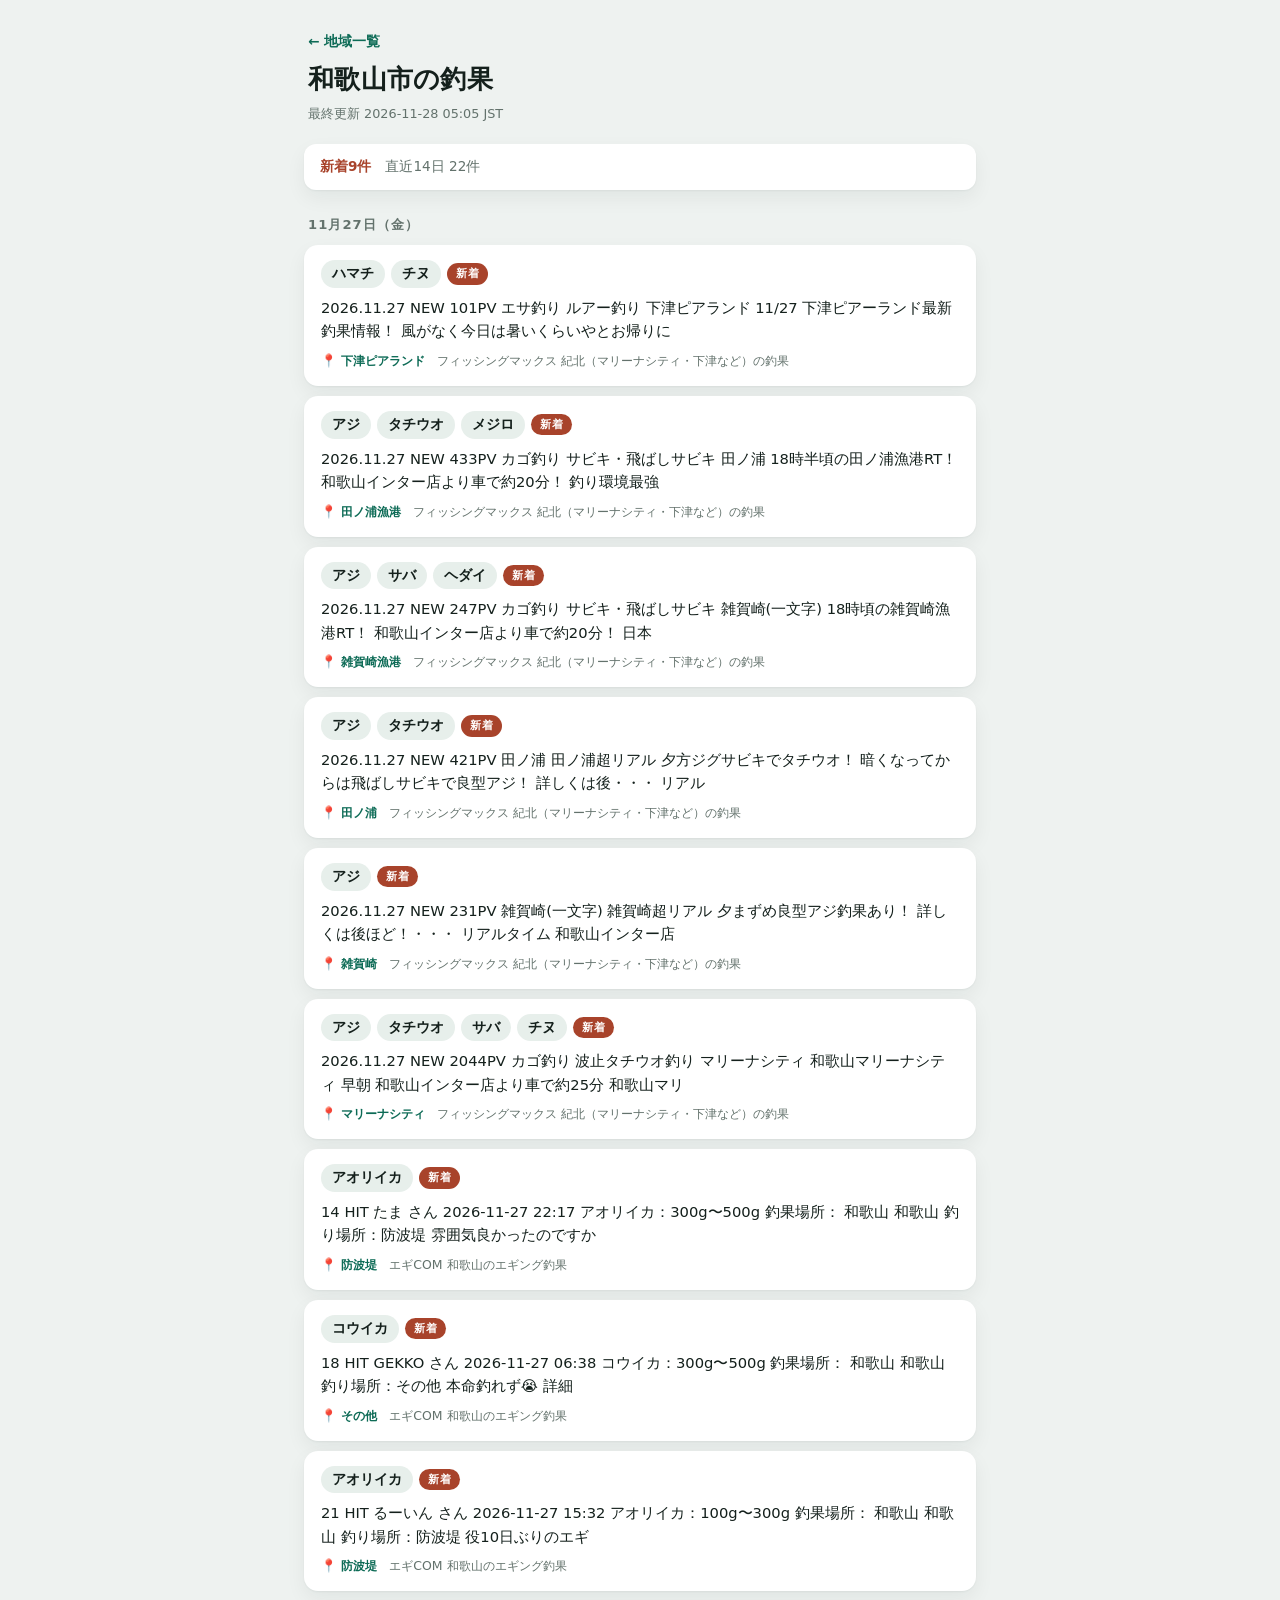
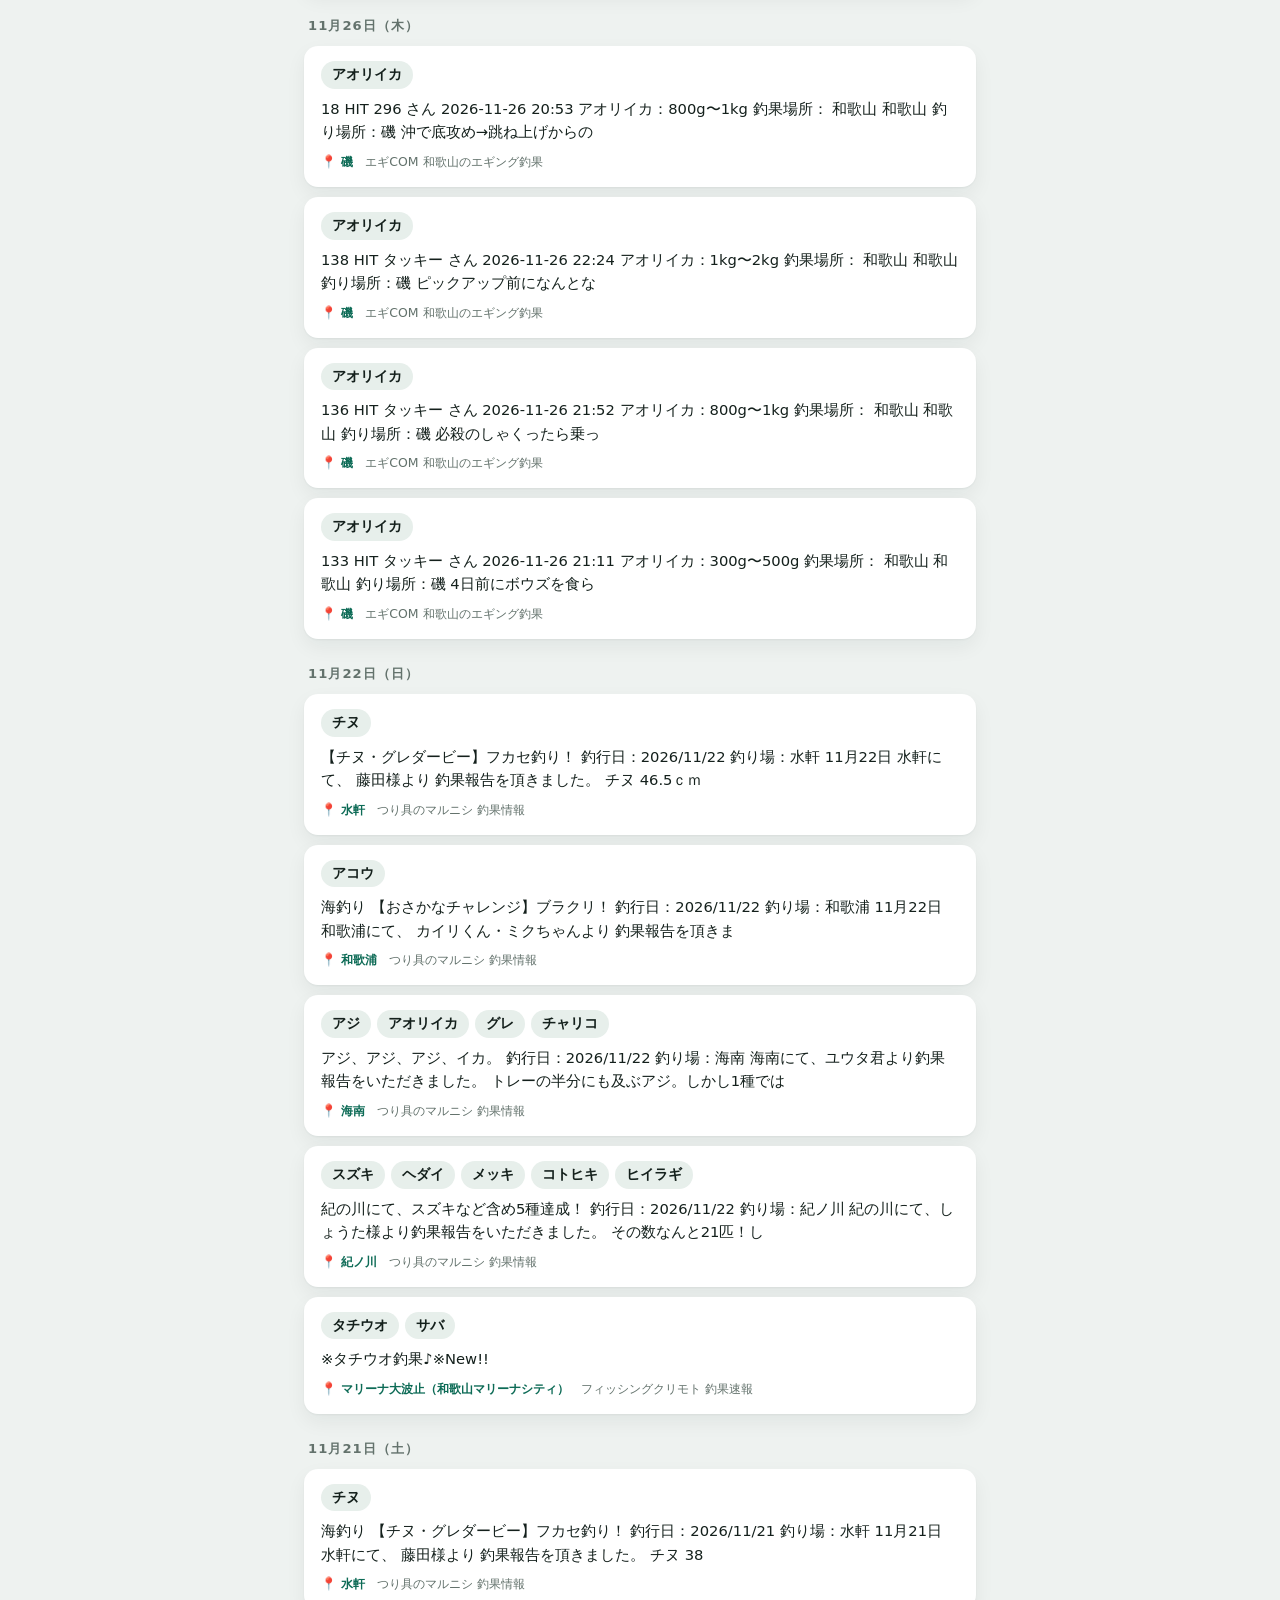
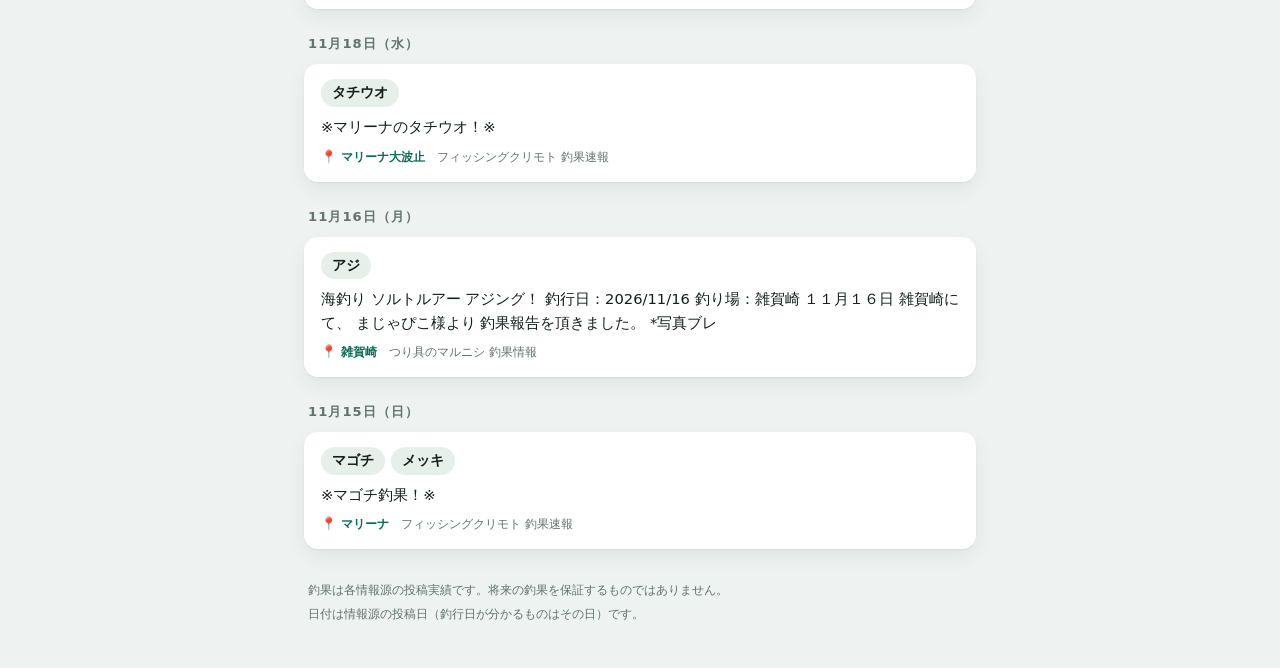
<file: areas/wakayama.html>
<!doctype html><html lang="ja"><head><meta charset="utf-8"><meta name="viewport" content="width=device-width,initial-scale=1"><meta name="color-scheme" content="light dark"><title>和歌山市の釣果</title><link rel="stylesheet" href="../assets/style.css"></head><body><main><header class="top"><a class="back" href="../index.html">← 地域一覧</a><h1>和歌山市の釣果</h1><p class="stamp">最終更新 2026-11-28 05:05 JST</p></header><p class="counts"><b>新着9件</b><span>直近14日 22件</span></p><h2 class="day">11月27日（金）</h2><div class="list"><a class="catch" href="https://fishingmax.co.jp/fishingpost/1717722" rel="noopener noreferrer"><p class="fish"><span class="sp">ハマチ</span><span class="sp">チヌ</span><span class="new">新着</span></p><p class="title">2026.11.27 NEW 101PV エサ釣り ルアー釣り 下津ピアランド 11/27 下津ピアーランド最新釣果情報！ 風がなく今日は暑いくらいやとお帰りに</p><p class="foot"><span class="spot">下津ピアランド</span><span class="src">フィッシングマックス 紀北（マリーナシティ・下津など）の釣果</span></p></a><a class="catch" href="https://fishingmax.co.jp/fishingpost/1717677" rel="noopener noreferrer"><p class="fish"><span class="sp">アジ</span><span class="sp">タチウオ</span><span class="sp">メジロ</span><span class="new">新着</span></p><p class="title">2026.11.27 NEW 433PV カゴ釣り サビキ・飛ばしサビキ 田ノ浦 18時半頃の田ノ浦漁港RT！ 和歌山インター店より車で約20分！ 釣り環境最強</p><p class="foot"><span class="spot">田ノ浦漁港</span><span class="src">フィッシングマックス 紀北（マリーナシティ・下津など）の釣果</span></p></a><a class="catch" href="https://fishingmax.co.jp/fishingpost/1717664" rel="noopener noreferrer"><p class="fish"><span class="sp">アジ</span><span class="sp">サバ</span><span class="sp">ヘダイ</span><span class="new">新着</span></p><p class="title">2026.11.27 NEW 247PV カゴ釣り サビキ・飛ばしサビキ 雑賀崎(一文字) 18時頃の雑賀崎漁港RT！ 和歌山インター店より車で約20分！ 日本</p><p class="foot"><span class="spot">雑賀崎漁港</span><span class="src">フィッシングマックス 紀北（マリーナシティ・下津など）の釣果</span></p></a><a class="catch" href="https://fishingmax.co.jp/fishingpost/1717607" rel="noopener noreferrer"><p class="fish"><span class="sp">アジ</span><span class="sp">タチウオ</span><span class="new">新着</span></p><p class="title">2026.11.27 NEW 421PV 田ノ浦 田ノ浦超リアル 夕方ジグサビキでタチウオ！ 暗くなってからは飛ばしサビキで良型アジ！ 詳しくは後・・・ リアル</p><p class="foot"><span class="spot">田ノ浦</span><span class="src">フィッシングマックス 紀北（マリーナシティ・下津など）の釣果</span></p></a><a class="catch" href="https://fishingmax.co.jp/fishingpost/1717602" rel="noopener noreferrer"><p class="fish"><span class="sp">アジ</span><span class="new">新着</span></p><p class="title">2026.11.27 NEW 231PV 雑賀崎(一文字) 雑賀崎超リアル 夕まずめ良型アジ釣果あり！ 詳しくは後ほど！・・・ リアルタイム 和歌山インター店</p><p class="foot"><span class="spot">雑賀崎</span><span class="src">フィッシングマックス 紀北（マリーナシティ・下津など）の釣果</span></p></a><a class="catch" href="https://fishingmax.co.jp/fishingpost/1717358" rel="noopener noreferrer"><p class="fish"><span class="sp">アジ</span><span class="sp">タチウオ</span><span class="sp">サバ</span><span class="sp">チヌ</span><span class="new">新着</span></p><p class="title">2026.11.27 NEW 2044PV カゴ釣り 波止タチウオ釣り マリーナシティ 和歌山マリーナシティ 早朝 和歌山インター店より車で約25分 和歌山マリ</p><p class="foot"><span class="spot">マリーナシティ</span><span class="src">フィッシングマックス 紀北（マリーナシティ・下津など）の釣果</span></p></a><a class="catch" href="https://www.yamaria.com/catches/1328865" rel="noopener noreferrer"><p class="fish"><span class="sp">アオリイカ</span><span class="new">新着</span></p><p class="title">14 HIT たま さん 2026-11-27 22:17 アオリイカ：300g〜500g 釣果場所： 和歌山 和歌山 釣り場所：防波堤 雰囲気良かったのですか</p><p class="foot"><span class="spot">防波堤</span><span class="src">エギCOM 和歌山のエギング釣果</span></p></a><a class="catch" href="https://www.yamaria.com/catches/1328719" rel="noopener noreferrer"><p class="fish"><span class="sp">コウイカ</span><span class="new">新着</span></p><p class="title">18 HIT GEKKO さん 2026-11-27 06:38 コウイカ：300g〜500g 釣果場所： 和歌山 和歌山 釣り場所：その他 本命釣れず😭 詳細</p><p class="foot"><span class="spot">その他</span><span class="src">エギCOM 和歌山のエギング釣果</span></p></a><a class="catch" href="https://www.yamaria.com/catches/1328696" rel="noopener noreferrer"><p class="fish"><span class="sp">アオリイカ</span><span class="new">新着</span></p><p class="title">21 HIT るーいん さん 2026-11-27 15:32 アオリイカ：100g〜300g 釣果場所： 和歌山 和歌山 釣り場所：防波堤 役10日ぶりのエギ</p><p class="foot"><span class="spot">防波堤</span><span class="src">エギCOM 和歌山のエギング釣果</span></p></a></div><h2 class="day">11月26日（木）</h2><div class="list"><a class="catch" href="https://www.yamaria.com/catches/1328618" rel="noopener noreferrer"><p class="fish"><span class="sp">アオリイカ</span></p><p class="title">18 HIT 296 さん 2026-11-26 20:53 アオリイカ：800g〜1kg 釣果場所： 和歌山 和歌山 釣り場所：磯 沖で底攻め→跳ね上げからの</p><p class="foot"><span class="spot">磯</span><span class="src">エギCOM 和歌山のエギング釣果</span></p></a><a class="catch" href="https://www.yamaria.com/catches/1328486" rel="noopener noreferrer"><p class="fish"><span class="sp">アオリイカ</span></p><p class="title">138 HIT タッキー さん 2026-11-26 22:24 アオリイカ：1kg〜2kg 釣果場所： 和歌山 和歌山 釣り場所：磯 ピックアップ前になんとな</p><p class="foot"><span class="spot">磯</span><span class="src">エギCOM 和歌山のエギング釣果</span></p></a><a class="catch" href="https://www.yamaria.com/catches/1328484" rel="noopener noreferrer"><p class="fish"><span class="sp">アオリイカ</span></p><p class="title">136 HIT タッキー さん 2026-11-26 21:52 アオリイカ：800g〜1kg 釣果場所： 和歌山 和歌山 釣り場所：磯 必殺のしゃくったら乗っ</p><p class="foot"><span class="spot">磯</span><span class="src">エギCOM 和歌山のエギング釣果</span></p></a><a class="catch" href="https://www.yamaria.com/catches/1328482" rel="noopener noreferrer"><p class="fish"><span class="sp">アオリイカ</span></p><p class="title">133 HIT タッキー さん 2026-11-26 21:11 アオリイカ：300g〜500g 釣果場所： 和歌山 和歌山 釣り場所：磯 4日前にボウズを食ら</p><p class="foot"><span class="spot">磯</span><span class="src">エギCOM 和歌山のエギング釣果</span></p></a></div><h2 class="day">11月22日（日）</h2><div class="list"><a class="catch" href="https://f-marunishi.com/fishing/94513/" rel="noopener noreferrer"><p class="fish"><span class="sp">チヌ</span></p><p class="title">【チヌ・グレダービー】フカセ釣り！ 釣行日：2026/11/22 釣り場：水軒 11月22日 水軒にて、 藤田様より 釣果報告を頂きました。 チヌ 46.5ｃｍ</p><p class="foot"><span class="spot">水軒</span><span class="src">つり具のマルニシ 釣果情報</span></p></a><a class="catch" href="https://f-marunishi.com/fishing/94509/" rel="noopener noreferrer"><p class="fish"><span class="sp">アコウ</span></p><p class="title">海釣り 【おさかなチャレンジ】ブラクリ！ 釣行日：2026/11/22 釣り場：和歌浦 11月22日 和歌浦にて、 カイリくん・ミクちゃんより 釣果報告を頂きま</p><p class="foot"><span class="spot">和歌浦</span><span class="src">つり具のマルニシ 釣果情報</span></p></a><a class="catch" href="https://f-marunishi.com/fishing/94502/" rel="noopener noreferrer"><p class="fish"><span class="sp">アジ</span><span class="sp">アオリイカ</span><span class="sp">グレ</span><span class="sp">チャリコ</span></p><p class="title">アジ、アジ、アジ、イカ。 釣行日：2026/11/22 釣り場：海南 海南にて、ユウタ君より釣果報告をいただきました。 トレーの半分にも及ぶアジ。しかし1種では</p><p class="foot"><span class="spot">海南</span><span class="src">つり具のマルニシ 釣果情報</span></p></a><a class="catch" href="https://f-marunishi.com/fishing/94497/" rel="noopener noreferrer"><p class="fish"><span class="sp">スズキ</span><span class="sp">ヘダイ</span><span class="sp">メッキ</span><span class="sp">コトヒキ</span><span class="sp">ヒイラギ</span></p><p class="title">紀の川にて、スズキなど含め5種達成！ 釣行日：2026/11/22 釣り場：紀ノ川 紀の川にて、しょうた様より釣果報告をいただきました。 その数なんと21匹！し</p><p class="foot"><span class="spot">紀ノ川</span><span class="src">つり具のマルニシ 釣果情報</span></p></a><a class="catch" href="https://f-kurimoto.com/choka/%e2%80%bb%e3%82%bf%e3%83%81%e3%82%a6%e3%82%aa%e9%87%a3%e6%9e%9c%e2%99%aa%e2%80%bb/" rel="noopener noreferrer"><p class="fish"><span class="sp">タチウオ</span><span class="sp">サバ</span></p><p class="title">※タチウオ釣果♪※New!!</p><p class="foot"><span class="spot">マリーナ大波止（和歌山マリーナシティ）</span><span class="src">フィッシングクリモト 釣果速報</span></p></a></div><h2 class="day">11月21日（土）</h2><div class="list"><a class="catch" href="https://f-marunishi.com/fishing/94506/" rel="noopener noreferrer"><p class="fish"><span class="sp">チヌ</span></p><p class="title">海釣り 【チヌ・グレダービー】フカセ釣り！ 釣行日：2026/11/21 釣り場：水軒 11月21日 水軒にて、 藤田様より 釣果報告を頂きました。 チヌ 38</p><p class="foot"><span class="spot">水軒</span><span class="src">つり具のマルニシ 釣果情報</span></p></a></div><h2 class="day">11月18日（水）</h2><div class="list"><a class="catch" href="https://f-kurimoto.com/choka/%e2%80%bb%e3%83%9e%e3%83%aa%e3%83%bc%e3%83%8a%e3%81%ae%e3%82%bf%e3%83%81%e3%82%a6%e3%82%aa%ef%bc%81%e2%80%bb/" rel="noopener noreferrer"><p class="fish"><span class="sp">タチウオ</span></p><p class="title">※マリーナのタチウオ！※</p><p class="foot"><span class="spot">マリーナ大波止</span><span class="src">フィッシングクリモト 釣果速報</span></p></a></div><h2 class="day">11月16日（月）</h2><div class="list"><a class="catch" href="https://f-marunishi.com/fishing/94377/" rel="noopener noreferrer"><p class="fish"><span class="sp">アジ</span></p><p class="title">海釣り ソルトルアー アジング！ 釣行日：2026/11/16 釣り場：雑賀崎 １１月１６日 雑賀崎にて、 まじゃぴこ様より 釣果報告を頂きました。 *写真ブレ</p><p class="foot"><span class="spot">雑賀崎</span><span class="src">つり具のマルニシ 釣果情報</span></p></a></div><h2 class="day">11月15日（日）</h2><div class="list"><a class="catch" href="https://f-kurimoto.com/choka/%e2%80%bb%e3%83%9e%e3%82%b4%e3%83%81%e9%87%a3%e6%9e%9c%ef%bc%81%e2%80%bb/" rel="noopener noreferrer"><p class="fish"><span class="sp">マゴチ</span><span class="sp">メッキ</span></p><p class="title">※マゴチ釣果！※</p><p class="foot"><span class="spot">マリーナ</span><span class="src">フィッシングクリモト 釣果速報</span></p></a></div><footer><p>釣果は各情報源の投稿実績です。将来の釣果を保証するものではありません。</p><p>日付は情報源の投稿日（釣行日が分かるものはその日）です。</p></footer></main></body></html>
</file>
<file: assets/style.css>
*{box-sizing:border-box}
:root{
  --ground:#eef2f0; --surface:#fff; --ink:#14201c; --muted:#63726c;
  --rule:#dde5e1; --accent:#0d6b56; --hot:#a8432b; --chip:#e7efeb;
  --lift:0 1px 2px rgba(16,40,33,.05),0 8px 20px rgba(16,40,33,.06);
  --on-heat:#14201c;
}
@media (prefers-color-scheme:dark){
  :root{
    --ground:#0e1312; --surface:#171e1b; --ink:#e4ebe7; --muted:#8a9893;
    --rule:#252f2b; --accent:#74c6a8; --hot:#e08a6d; --chip:#202a26;
    --lift:0 1px 2px rgba(0,0,0,.5),0 8px 20px rgba(0,0,0,.35);
    --on-heat:#0e1312;
  }
}
body{
  margin:0; background:var(--ground); color:var(--ink);
  font-family:system-ui,-apple-system,"Hiragino Sans","Noto Sans JP",sans-serif;
  font-size:16px; line-height:1.6; -webkit-text-size-adjust:100%;
}
main{max-width:44rem; margin:0 auto; padding:0 16px 40px}
a{color:inherit; text-decoration:none}

.top{padding:28px 4px 20px}
.top h1{margin:0; font-size:1.6rem; letter-spacing:.01em; line-height:1.3}
.back{
  display:inline-block; margin-bottom:10px; font-size:.85rem;
  color:var(--accent); font-weight:600;
}
.back:hover{text-decoration:underline}
.stamp{margin:8px 0 0; font-size:.8rem; color:var(--muted);
  font-variant-numeric:tabular-nums}

.counts{
  display:flex; flex-wrap:wrap; gap:6px 14px; align-items:baseline;
  margin:0 0 18px; padding:12px 16px; border-radius:12px;
  background:var(--surface); box-shadow:var(--lift); font-size:.85rem;
  font-variant-numeric:tabular-nums;
}
.counts b{color:var(--hot)}
.counts span{color:var(--muted)}

.areas{display:grid; gap:12px}
.area{
  display:block; background:var(--surface); border-radius:16px;
  padding:18px 18px 16px; box-shadow:var(--lift);
  border:1px solid transparent; transition:border-color .15s;
}
.area:hover{border-color:var(--accent)}
.area .line{display:flex; align-items:center; gap:10px; flex-wrap:wrap}
.area .name{font-size:1.15rem; font-weight:700}
.area .lead{display:block; margin-top:6px; color:var(--muted); font-size:.9rem}

.day{
  margin:24px 4px 10px; font-size:.82rem; font-weight:700;
  letter-spacing:.08em; color:var(--muted);
}
.list{display:grid; gap:10px}

.catch{
  display:block; background:var(--surface); border-radius:14px;
  padding:14px 16px; box-shadow:var(--lift);
  border:1px solid transparent; transition:border-color .15s;
}
.catch:hover{border-color:var(--accent)}
.catch p{margin:0}
.fish{display:flex; flex-wrap:wrap; gap:6px; align-items:center}
.sp{
  background:var(--chip); color:var(--ink); border-radius:999px;
  padding:3px 11px; font-size:.9rem; font-weight:600; line-height:1.5;
}
.sp.none{background:transparent; color:var(--muted); font-weight:400; padding-left:0}
.new{
  background:var(--hot); color:#fff; border-radius:999px;
  padding:2px 9px; font-size:.68rem; font-weight:700; letter-spacing:.06em;
}
.quiet{color:var(--muted); font-size:.8rem}
.title{
  margin-top:8px!important; font-size:.92rem; color:var(--ink);
  overflow-wrap:anywhere;
  /* 見出しを持たない情報源は日付や場所を丸ごと並べた長い文字列を出す。
     2行で切り、カードの高さを揃える。全文は元の記事で読める。 */
  display:-webkit-box; -webkit-box-orient:vertical; -webkit-line-clamp:2;
  line-clamp:2; overflow:hidden;
}
.foot{
  margin-top:8px!important; display:flex; flex-wrap:wrap; gap:4px 12px;
  font-size:.78rem; color:var(--muted);
}
.spot{color:var(--accent); font-weight:600}
.spot::before{content:"📍 "}

.blank{
  margin:0; padding:40px 20px; text-align:center; color:var(--muted);
  background:var(--surface); border-radius:16px; box-shadow:var(--lift);
}

/* 年表（いつ何が釣れた）— 魚種×週の件数表 */
.lead2{margin:0 4px 14px; color:var(--muted); font-size:.85rem}
.grid-wrap{
  overflow-x:auto; background:var(--surface); border-radius:14px;
  box-shadow:var(--lift); padding:4px 0 4px 4px;
}
.grid{border-collapse:separate; border-spacing:2px; font-size:.8rem;
  font-variant-numeric:tabular-nums}
.grid th, .grid td{padding:5px 7px; text-align:center; white-space:nowrap}
.grid thead th{color:var(--muted); font-weight:600; font-size:.72rem}
/* 魚種名は横スクロールしても見えるように左へ貼り付ける */
.grid th[scope=row], .grid thead th:first-child{
  position:sticky; left:0; z-index:1; background:var(--surface);
  text-align:left; font-weight:600; padding-right:12px;
}
.grid td{border-radius:4px; color:var(--ink)}
.grid .h0{color:var(--rule)}
.grid .h1{background:color-mix(in srgb, var(--accent) 14%, transparent)}
.grid .h2{background:color-mix(in srgb, var(--accent) 30%, transparent)}
.grid .h3{background:color-mix(in srgb, var(--accent) 48%, transparent)}
.grid .h4{background:color-mix(in srgb, var(--accent) 68%, transparent);
  font-weight:700}
/* 濃いセルは、明暗それぞれで地色と十分な差が出る側の文字色に寄せる。
   暗いテーマではaccentが明るい緑なので、白のままだと数字が沈む。 */
.grid .h3, .grid .h4{color:var(--on-heat)}
.grid .sum{color:var(--muted); font-weight:600}

footer{margin-top:32px; padding:0 4px; color:var(--muted); font-size:.75rem}
footer p{margin:4px 0}
</file>
